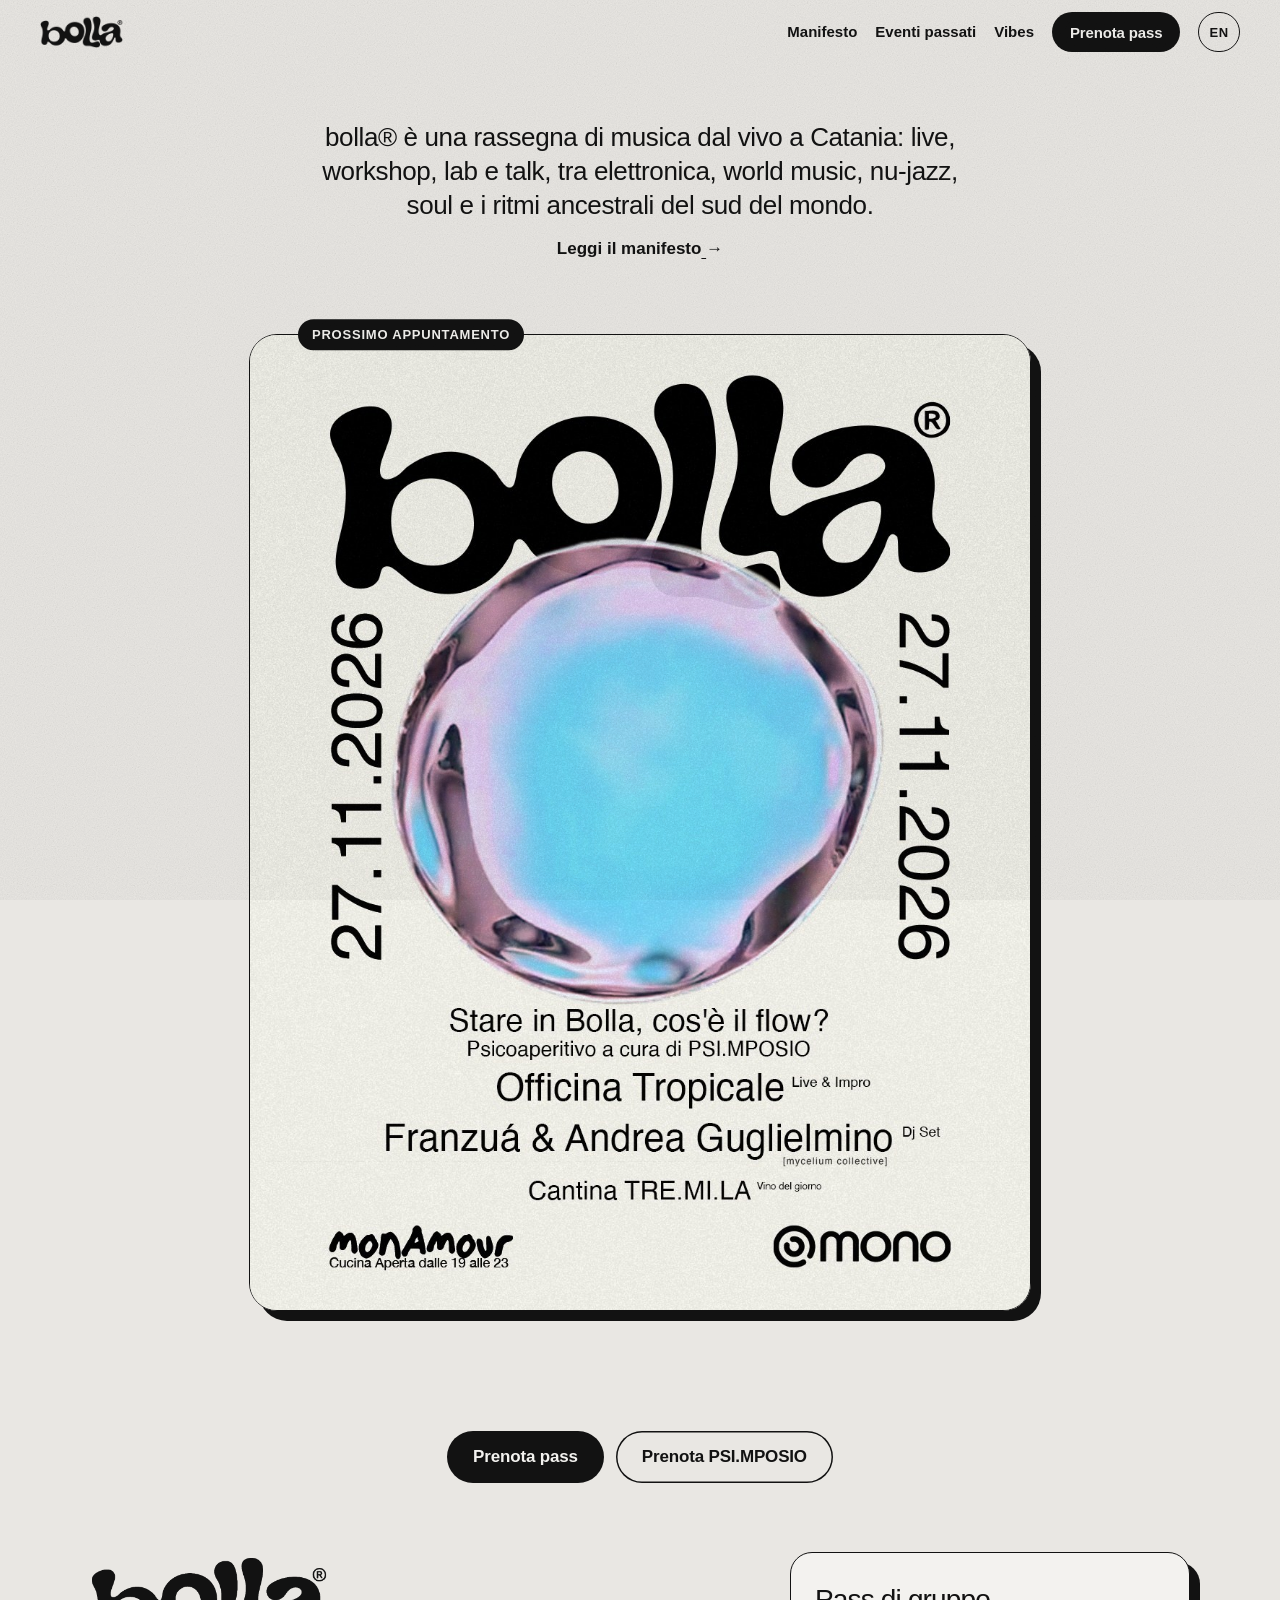
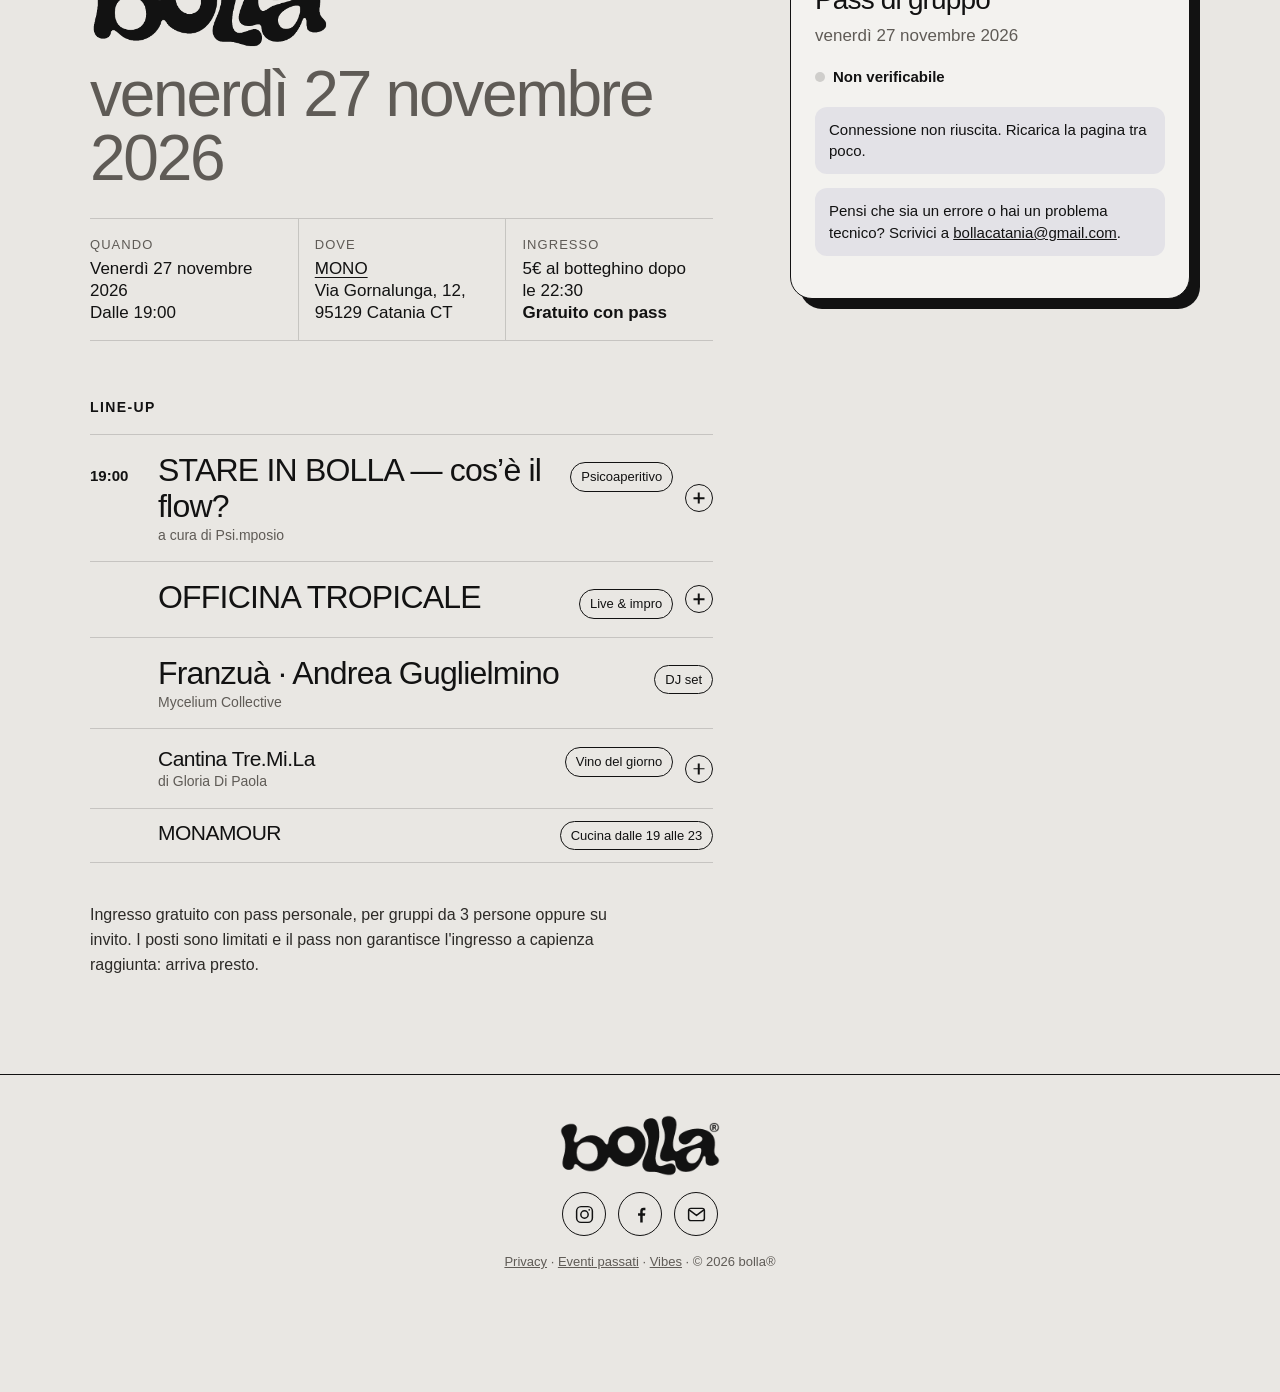
<file: index.html>
<!doctype html>
<html lang="it">
<head>
  <meta charset="utf-8">
  <meta name="viewport" content="width=device-width, initial-scale=1, viewport-fit=cover">
  <title>bolla® — Pass gratuiti</title>
  <meta name="description" content="bolla®, rassegna di musica live. Prenota il tuo pass gratuito per la prossima serata.">
  <meta name="theme-color" content="#e9e7e3">
  <meta property="og:type" content="website">
  <meta property="og:title" content="bolla® — Pass gratuiti">
  <meta property="og:description" content="Rassegna di musica live. Prenota il tuo pass gratuito.">
  <meta property="og:image" content="https://bbbbolla.it/assets/banner-sfera.jpg">
  <meta property="og:image:width" content="851">
  <meta property="og:image:height" content="315">
  <meta name="twitter:card" content="summary_large_image">
  <meta property="og:url" content="https://bbbbolla.it/">
  <link rel="icon" href="favicon.ico" sizes="any">
  <link rel="icon" href="assets/favicon-64.png" type="image/png" sizes="64x64">
  <link rel="apple-touch-icon" href="assets/apple-touch-icon.png">
  <link rel="stylesheet" href="css/style.css?v=202611241300">
</head>
<body>
  <header class="topbar">
    <a href="./" class="topbar__logo" aria-label="bolla® home"><img src="assets/bolla-logo.png" alt="bolla®" width="808" height="312"></a>
    <nav class="topbar__nav">
      <a href="manifesto.html" class="topbar__link" data-i18n>Manifesto</a>
      <a href="archivio.html" class="topbar__link" data-i18n>Eventi passati</a>
      <a href="vibes.html" class="topbar__link">Vibes</a>
      <a href="#prenota" class="btn btn--small" data-i18n>Prenota pass</a>
      <button type="button" class="lingua" data-lingua>EN</button>
    </nav>
  </header>

  <!-- presentazione breve della rassegna, con link al manifesto -->
  <section class="presentazione">
    <p class="presentazione__testo" data-bind="presentazione">bolla® è una rassegna di musica dal vivo a Catania.</p>
    <a class="presentazione__link" href="manifesto.html"><span data-i18n>Leggi il manifesto</span> <span aria-hidden="true">→</span></a>
  </section>

  <!-- HERO: sfera con logo, date in verticale, line-up -->
  <section class="hero" aria-label="Locandina della prossima serata">
    <div class="locandina">
    <p class="locandina__etichetta" data-i18n>Prossimo appuntamento</p>
    <img class="locandina__img" alt="" width="1080" height="1350" fetchpriority="high" data-bind="locandinaHero" hidden>
    <div class="hero__stage">
      <span class="hero__date hero__date--left" data-bind="dataBreve"></span>
      <div class="hero__sfera">
        <img src="assets/sfera-logo.webp" alt="bolla®" width="900" height="900" fetchpriority="high" data-bind="sfera">
      </div>
      <span class="hero__date hero__date--right" aria-hidden="true" data-bind="dataBreve"></span>
    </div>
    <div class="programma" data-bind="lineupHero">
      <ol class="programma__lista"></ol>
      <div class="programma__fb">
        <p class="programma__fb-titolo">Food &amp; beverage</p>
        <ul></ul>
      </div>
    </div>
    </div>
  </section>

  <main class="layout" id="contenuto">
    <div class="layout__cta" data-bind="prenotazioni">
      <a href="#prenota" class="btn" data-i18n>Prenota pass</a>
    </div>
    <article class="details">
      <h1 class="details__title"><img class="details__logo" src="assets/bolla-logo.png" alt="bolla®" width="808" height="312"> <span class="details__date" data-bind="dataLunga"></span></h1>

      <dl class="facts">
        <div><dt data-i18n>Quando</dt><dd data-bind="quando"></dd></div>
        <div><dt data-i18n>Dove</dt><dd data-bind="dove"></dd></div>
        <div><dt data-i18n>Ingresso</dt><dd data-bind="ingresso">Gratuito con pass</dd></div>
      </dl>

      <h2 class="section-title">Line-up</h2>
      <ol class="lineup" data-bind="lineup"></ol>

      <p class="info" data-bind="info"></p>

      <section class="altre" data-bind="altreSerate" hidden>
        <h2 class="section-title" data-i18n>Prossime serate</h2>
        <ul class="altre__list"></ul>
      </section>
    </article>

    <aside class="booking" id="prenota" aria-labelledby="booking-title">
      <div class="card">
        <div class="card__head">
          <h2 id="booking-title" class="card__title" data-i18n>Pass gratuito</h2>
          <span class="badge" data-bind="demo" hidden>Demo</span>
        </div>
        <p class="card__date" data-bind="dataLunga"></p>

        <p class="status" aria-live="polite"><span class="status__dot"></span><span class="status__label" data-i18n>Controllo disponibilità…</span></p>

        <p class="card__lead"></p>
        <div class="group" hidden></div>

        <form class="form" id="form" novalidate hidden>
          <div class="field-row">
            <label class="field">
              <span data-i18n>Nome</span>
              <input name="nome" autocomplete="given-name" required maxlength="60">
            </label>
            <label class="field">
              <span data-i18n>Cognome</span>
              <input name="cognome" autocomplete="family-name" required maxlength="60">
            </label>
          </div>
          <label class="field">
            <span data-i18n>Email</span>
            <input name="email" type="email" autocomplete="email" inputmode="email" required maxlength="120">
          </label>

          <label class="hp" aria-hidden="true">Sito web <input name="website" tabindex="-1" autocomplete="off"></label>

          <label class="check" data-bind="maggiorenne" hidden>
            <input type="checkbox" name="maggiorenne">
            <span data-i18n>Dichiaro di essere maggiorenne.</span>
          </label>
          <p class="form__error" role="alert" hidden></p>
          <button class="btn btn--block" type="submit">Continua</button>
          <p class="form__legal" data-i18n-html="legale">Cliccando sul bottone accetti l'<a href="privacy.html" target="_blank" rel="noopener">informativa privacy</a> e ti iscrivi alla newsletter di bolla®, necessaria per il pass gratuito. La tua email non sarà ceduta a terzi e puoi disiscriverti quando vuoi.</p>
        </form>

        <div class="result" hidden tabindex="-1"></div>
      </div>
    </aside>
  </main>

  <footer class="footer">
    <img src="assets/bolla-logo.png" alt="bolla®" class="footer__logo" width="808" height="312" loading="lazy">
    <nav class="social" aria-label="Contatti e social">
      <a href="https://www.instagram.com/bbbbolla/" target="_blank" rel="noopener" aria-label="Instagram">
        <svg viewBox="0 0 24 24" aria-hidden="true"><rect x="3" y="3" width="18" height="18" rx="5"/><circle cx="12" cy="12" r="4.2"/><circle cx="17.4" cy="6.6" r="1" class="pieno"/></svg>
      </a>
      <a href="https://www.facebook.com/people/BOLLA/61595612496320/" target="_blank" rel="noopener" aria-label="Facebook">
        <svg viewBox="0 0 24 24" aria-hidden="true"><path class="pieno" d="M14.5 21v-7.5h2.6l.4-3h-3V8.6c0-.9.3-1.5 1.6-1.5h1.5V4.4c-.3 0-1.2-.1-2.2-.1-2.2 0-3.7 1.3-3.7 3.8v2.4H9.2v3h2.5V21z"/></svg>
      </a>
      <a href="mailto:bollacatania@gmail.com" aria-label="Email: bollacatania@gmail.com">
        <svg viewBox="0 0 24 24" aria-hidden="true"><rect x="3" y="5" width="18" height="14" rx="2.5"/><path d="M4 7l8 6 8-6"/></svg>
      </a>
    </nav>
    <p class="footer__small"><a href="privacy.html" data-i18n>Privacy</a> · <a href="archivio.html" data-i18n>Eventi passati</a> · <a href="vibes.html">Vibes</a> · © <span data-bind="anno"></span> bolla®</p>
  </footer>

  <a href="#prenota" class="mobile-cta btn" data-i18n>Prenota pass gratuito</a>

  <script src="js/vendor/qrcode.js?v=202611241300"></script>
  <script src="js/i18n.js?v=202611241300"></script>
  <script src="js/config.js?v=202611241300"></script>
  <script src="js/demo.js?v=202611241300"></script>
  <script src="js/main.js?v=202611241300"></script>
</body>
</html>
</file>
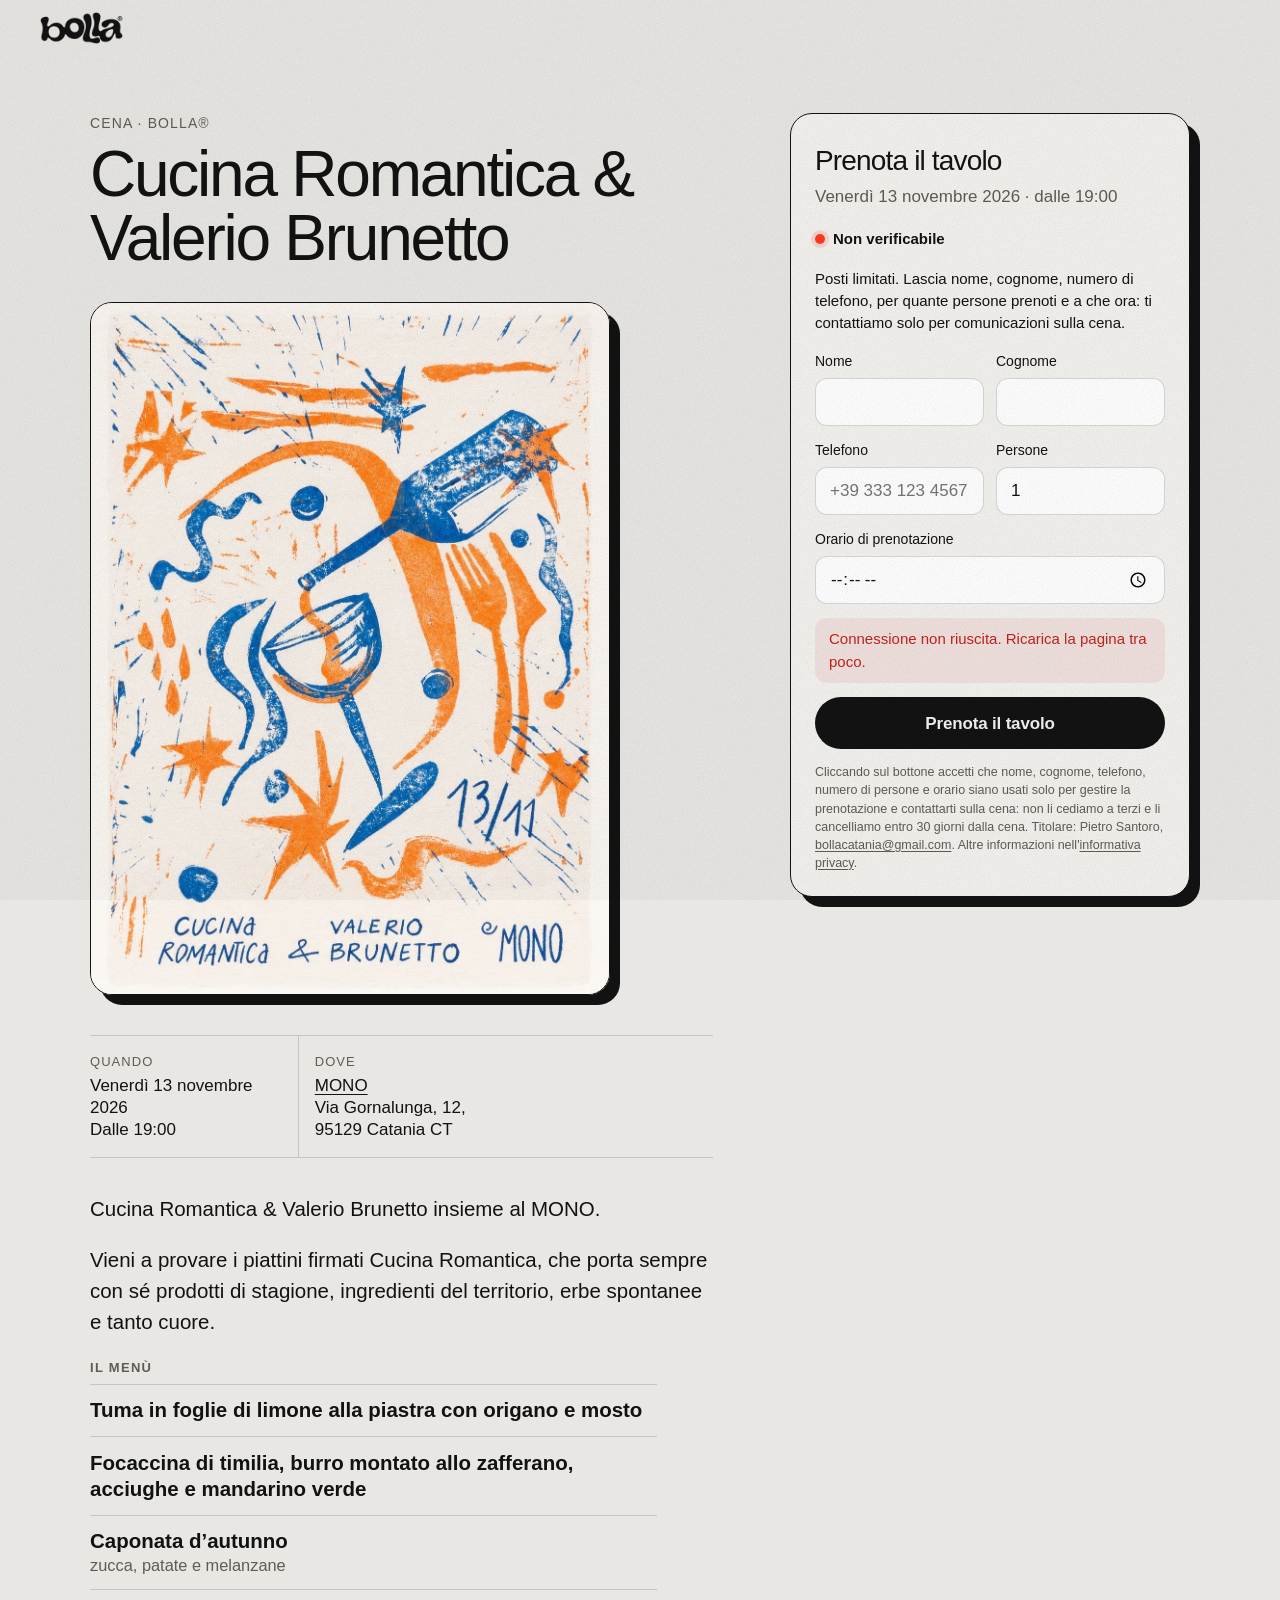
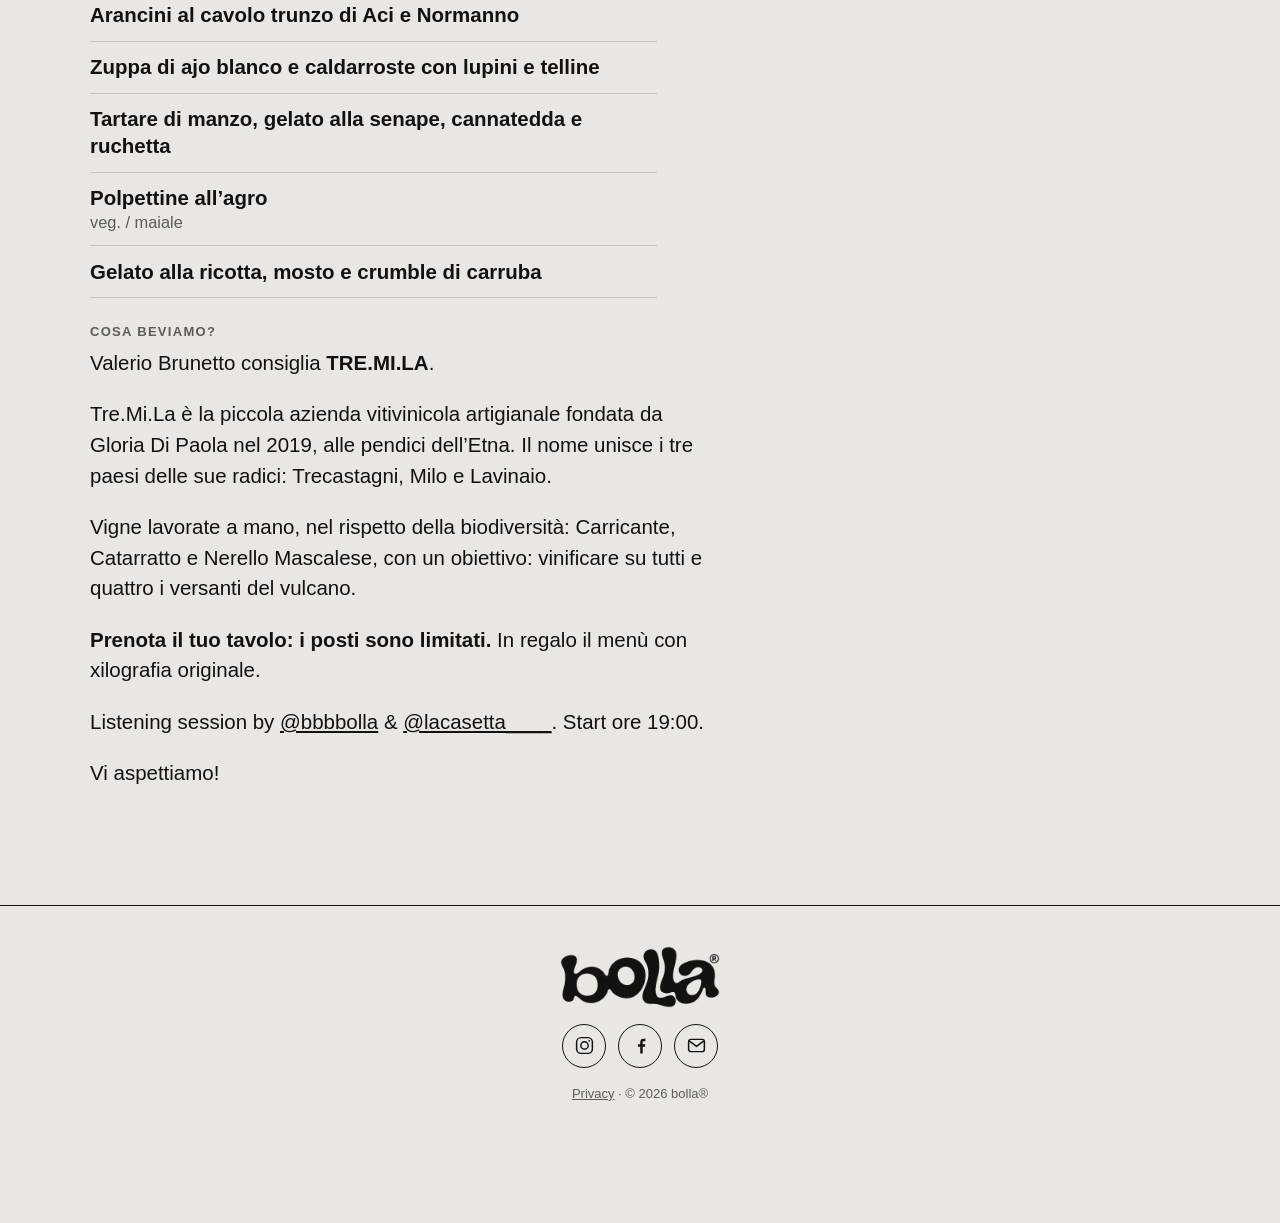
<file: 13nov-cucinaromantica/index.html>
<!doctype html>
<html lang="it">
<head>
  <meta charset="utf-8">
  <meta name="viewport" content="width=device-width, initial-scale=1, viewport-fit=cover">
  <!-- pagina nascosta: non collegata dal resto del sito e fuori dai motori di ricerca.
       Tutti i percorsi partono dalla radice del sito (base ../), così css, js e demo restano gli stessi. -->
  <base href="../">
  <title>Cucina Romantica &amp; Valerio Brunetto — bolla®</title>
  <meta name="robots" content="noindex, nofollow">
  <meta name="description" content="Cucina Romantica &amp; Valerio Brunetto insieme al MONO: piattini di stagione e vino. Venerdì 13 novembre 2026, dalle 19:00. Prenota il tuo tavolo, i posti sono limitati.">
  <meta name="theme-color" content="#e9e7e3">
  <meta property="og:type" content="website">
  <meta property="og:title" content="Cucina Romantica &amp; Valerio Brunetto · bolla®">
  <meta property="og:description" content="Piattini di stagione e vino. Venerdì 13 novembre dalle 19:00 al MONO. Prenota il tuo tavolo, i posti sono limitati.">
  <meta property="og:image" content="https://bbbbolla.it/assets/cucina-romantica-13-11.jpg">
  <meta property="og:image:width" content="1075">
  <meta property="og:image:height" content="1433">
  <meta property="og:url" content="https://bbbbolla.it/13nov-cucinaromantica/">
  <link rel="icon" href="favicon.ico" sizes="any">
  <link rel="icon" href="assets/favicon-64.png" type="image/png" sizes="64x64">
  <link rel="apple-touch-icon" href="assets/apple-touch-icon.png">
  <link rel="stylesheet" href="css/style.css?v=202611221000">
</head>
<body data-attivita="cucinaromantica-2026-11-13">
  <header class="topbar">
    <a href="./" class="topbar__logo" aria-label="bolla® home"><img src="assets/bolla-logo.png" alt="bolla®" width="808" height="312"></a>
  </header>

  <main class="layout ws">
    <header class="ws__testa">
      <p class="eyebrow">Cena · bolla®</p>
      <h1 class="details__title ws__titolo">Cucina Romantica &amp; Valerio Brunetto</h1>
      <img class="ws__locandina ws__locandina--testa" src="assets/cucina-romantica-13-11.jpg" alt="Locandina in xilografia, blu e arancio, con una bottiglia che versa vino in un bicchiere, forchetta, coltello e stelle: Cucina Romantica &amp; Valerio Brunetto, 13/11 al MONO" width="1075" height="1433">
      <dl class="facts">
        <div><dt>Quando</dt><dd data-bind="quando"></dd></div>
        <div><dt>Dove</dt><dd data-bind="dove"></dd></div>
      </dl>
    </header>

    <aside class="booking" id="prenota" aria-labelledby="booking-title">
      <div class="card">
        <div class="card__head">
          <h2 id="booking-title" class="card__title">Prenota il tavolo</h2>
          <span class="badge" data-bind="demo" hidden>Demo</span>
        </div>
        <p class="card__date" data-bind="data"></p>

        <p class="status" aria-live="polite"><span class="status__dot"></span><span class="status__label">Controllo disponibilità…</span></p>
        <p class="card__lead">Posti limitati. Lascia nome, cognome, numero di telefono, per quante persone prenoti e a che ora: ti contattiamo solo per comunicazioni sulla cena.</p>

        <form class="form" id="form" novalidate>
          <div class="field-row">
            <label class="field">
              <span>Nome</span>
              <input name="nome" autocomplete="given-name" required maxlength="60">
            </label>
            <label class="field">
              <span>Cognome</span>
              <input name="cognome" autocomplete="family-name" required maxlength="60">
            </label>
          </div>
          <div class="field-row">
            <label class="field">
              <span>Telefono</span>
              <input name="telefono" type="tel" autocomplete="tel" inputmode="tel" required maxlength="30" pattern="[0-9+ \(\)\.\/\-]{8,30}" placeholder="+39 333 123 4567">
            </label>
            <label class="field">
              <span>Persone</span>
              <input name="persone" type="number" inputmode="numeric" min="1" max="70" step="1" value="1" required>
            </label>
          </div>
          <!-- orario di prenotazione (richiesta dell'utente, 10.11): libero, a scelta di chi prenota (niente fasce fisse);
               finisce nella colonna note del foglio Prenotazioni e nelle email di avviso -->
          <label class="field">
            <span>Orario di prenotazione</span>
            <input name="orario" type="time" required>
          </label>

          <label class="hp" aria-hidden="true">Sito web <input name="website" tabindex="-1" autocomplete="off"></label>

          <p class="form__error" role="alert" hidden></p>
          <button class="btn btn--block" type="submit">Prenota il tavolo</button>
          <p class="form__legal">Cliccando sul bottone accetti che nome, cognome, telefono, numero di persone e orario siano usati solo per gestire la prenotazione e contattarti sulla cena: non li cediamo a terzi e li cancelliamo entro 30 giorni dalla cena. Titolare: Pietro Santoro, <a href="mailto:bollacatania@gmail.com">bollacatania@gmail.com</a>. Altre informazioni nell'<a href="privacy.html" target="_blank" rel="noopener">informativa privacy</a>.</p>
        </form>

        <div class="result" hidden tabindex="-1"></div>
      </div>
    </aside>

    <section class="ws__corpo">
      <div class="prose">
        <p>Cucina Romantica &amp; Valerio Brunetto insieme al MONO.</p>
        <p>Vieni a provare i piattini firmati Cucina Romantica, che porta sempre con sé prodotti di stagione, ingredienti del territorio, erbe spontanee e tanto cuore.</p>
        <h2 class="menu__titolo">Il menù</h2>
        <ul class="menu">
          <li><strong>Tuma in foglie di limone alla piastra con origano e mosto</strong></li>
          <li><strong>Focaccina di timilia, burro montato allo zafferano, acciughe e mandarino verde</strong></li>
          <li><strong>Caponata d’autunno</strong> <span>zucca, patate e melanzane</span></li>
          <li><strong>Arancini al cavolo trunzo di Aci e Normanno</strong></li>
          <li><strong>Zuppa di ajo blanco e caldarroste con lupini e telline</strong></li>
          <li><strong>Tartare di manzo, gelato alla senape, cannatedda e ruchetta</strong></li>
          <li><strong>Polpettine all’agro</strong> <span>veg. / maiale</span></li>
          <li><strong>Gelato alla ricotta, mosto e crumble di carruba</strong></li>
        </ul>
        <h2 class="menu__titolo">Cosa beviamo?</h2>
        <p>Valerio Brunetto consiglia <strong>TRE.MI.LA</strong>.</p>
        <p>Tre.Mi.La è la piccola azienda vitivinicola artigianale fondata da Gloria Di Paola nel 2019, alle pendici dell’Etna. Il nome unisce i tre paesi delle sue radici: Trecastagni, Milo e Lavinaio.</p>
        <p>Vigne lavorate a mano, nel rispetto della biodiversità: Carricante, Catarratto e Nerello Mascalese, con un obiettivo: vinificare su tutti e quattro i versanti del vulcano.</p>
        <p><strong>Prenota il tuo tavolo: i posti sono limitati.</strong> In regalo il menù con xilografia originale.</p>
        <p>Listening session by <a href="https://www.instagram.com/bbbbolla/" target="_blank" rel="noopener">@bbbbolla</a> &amp; <a href="https://www.instagram.com/lacasetta____/" target="_blank" rel="noopener">@lacasetta____</a>. Start ore 19:00.</p>
        <p>Vi aspettiamo!</p>
      </div>
    </section>
  </main>

  <footer class="footer">
    <img src="assets/bolla-logo.png" alt="bolla®" class="footer__logo" width="808" height="312" loading="lazy">
    <nav class="social" aria-label="Contatti e social">
      <a href="https://www.instagram.com/bbbbolla/" target="_blank" rel="noopener" aria-label="Instagram">
        <svg viewBox="0 0 24 24" aria-hidden="true"><rect x="3" y="3" width="18" height="18" rx="5"/><circle cx="12" cy="12" r="4.2"/><circle cx="17.4" cy="6.6" r="1" class="pieno"/></svg>
      </a>
      <a href="https://www.facebook.com/people/BOLLA/61595612496320/" target="_blank" rel="noopener" aria-label="Facebook">
        <svg viewBox="0 0 24 24" aria-hidden="true"><path class="pieno" d="M14.5 21v-7.5h2.6l.4-3h-3V8.6c0-.9.3-1.5 1.6-1.5h1.5V4.4c-.3 0-1.2-.1-2.2-.1-2.2 0-3.7 1.3-3.7 3.8v2.4H9.2v3h2.5V21z"/></svg>
      </a>
      <a href="mailto:bollacatania@gmail.com" aria-label="Email: bollacatania@gmail.com">
        <svg viewBox="0 0 24 24" aria-hidden="true"><rect x="3" y="5" width="18" height="14" rx="2.5"/><path d="M4 7l8 6 8-6"/></svg>
      </a>
    </nav>
    <p class="footer__small"><a href="privacy.html">Privacy</a> · © 2026 bolla®</p>
  </footer>

  <a href="13nov-cucinaromantica/#prenota" class="mobile-cta btn">Prenota il tavolo</a>

  <script src="js/config.js?v=202611221000"></script>
  <script src="js/demo.js?v=202611221000"></script>
  <script src="js/cena.js?v=202611221000"></script>
</body>
</html>
</file>
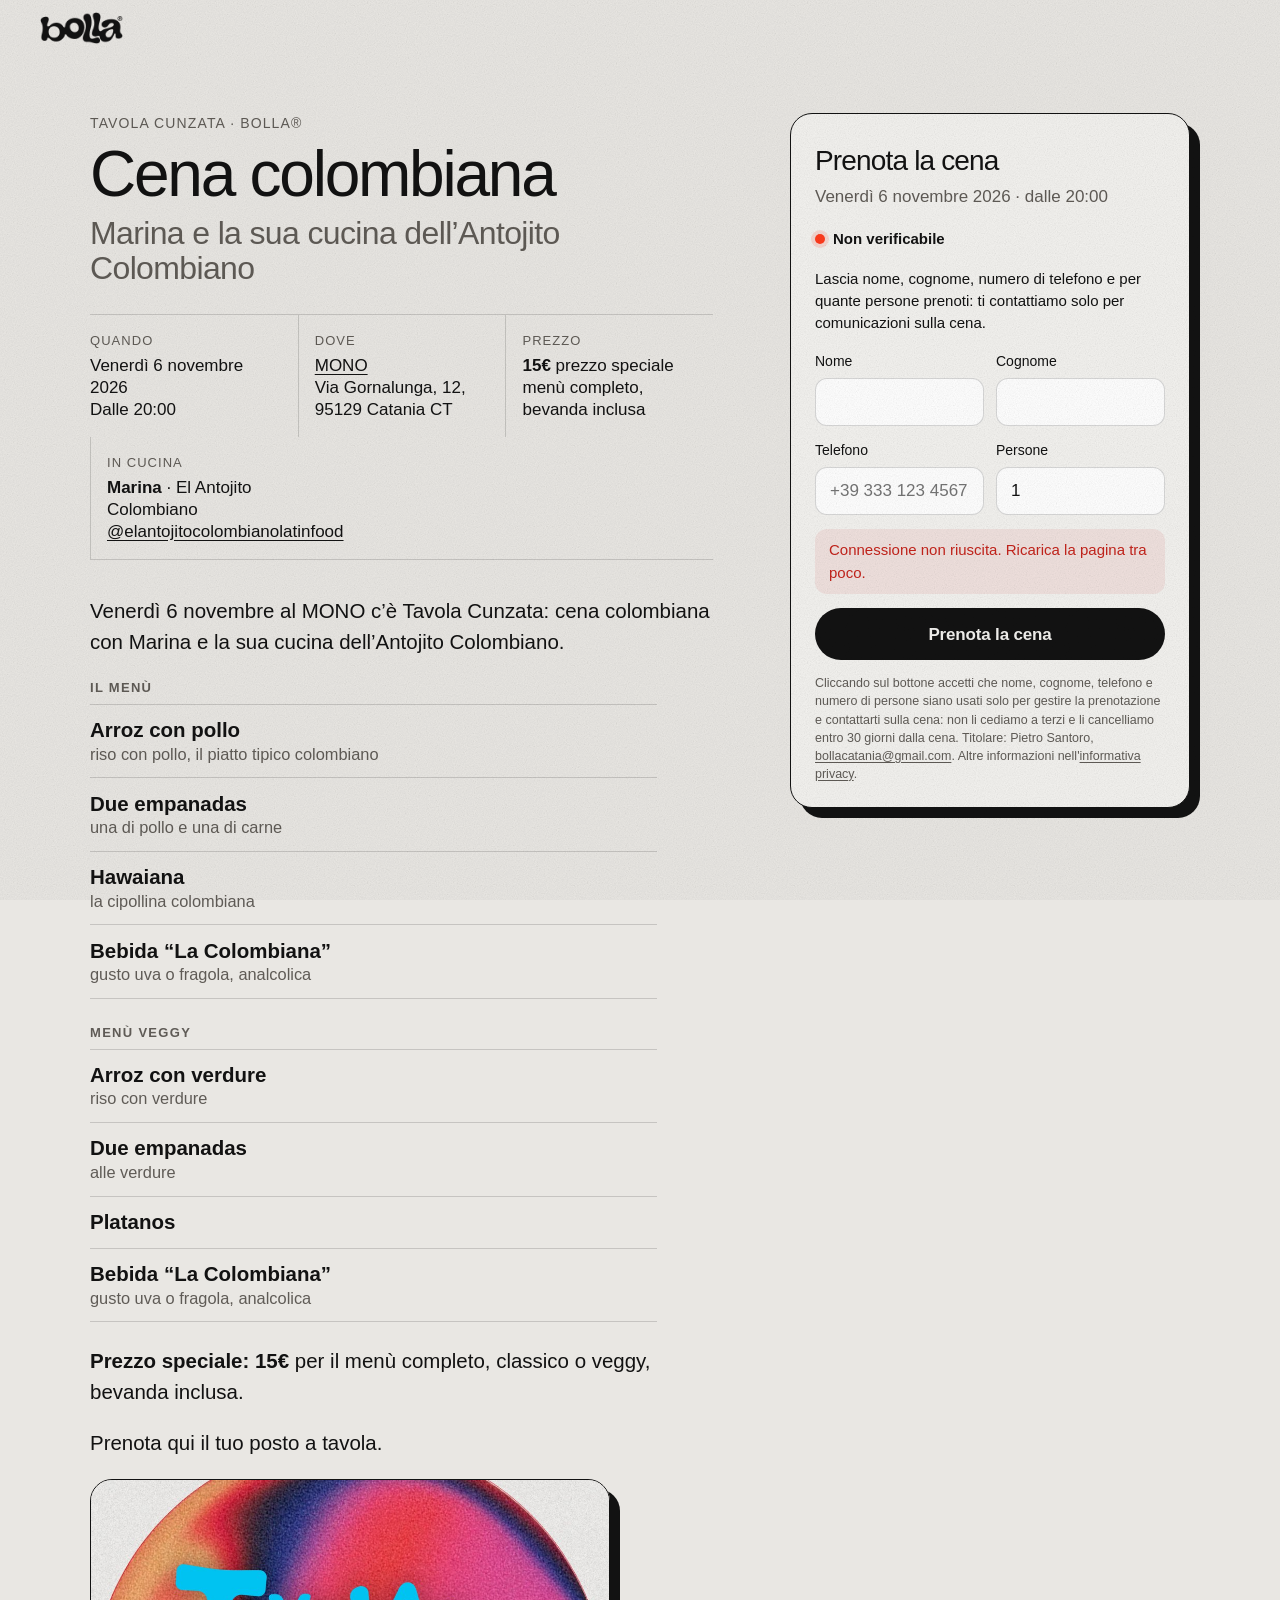
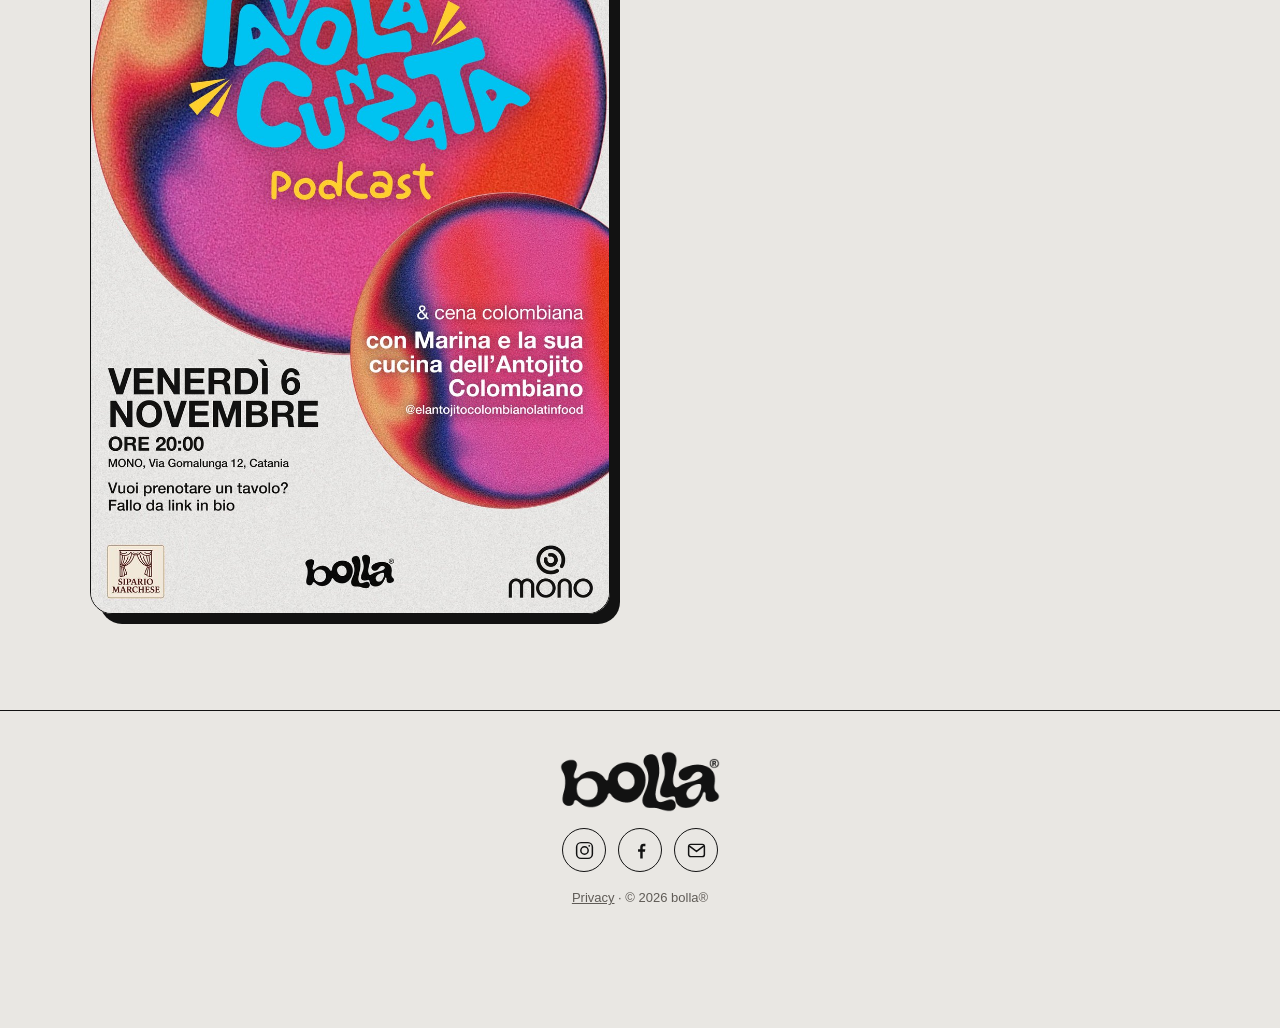
<file: 6nov-tavolacunzata/index.html>
<!doctype html>
<html lang="it">
<head>
  <meta charset="utf-8">
  <meta name="viewport" content="width=device-width, initial-scale=1, viewport-fit=cover">
  <!-- pagina nascosta: non collegata dal resto del sito e fuori dai motori di ricerca.
       Tutti i percorsi partono dalla radice del sito (base ../), così css, js e demo restano gli stessi. -->
  <base href="../">
  <title>Cena colombiana — bolla®</title>
  <meta name="robots" content="noindex, nofollow">
  <meta name="description" content="Tavola Cunzata: cena colombiana con Marina e la sua cucina dell'Antojito Colombiano. Venerdì 6 novembre, ore 20:00, al MONO. Prenota il tuo posto.">
  <meta name="theme-color" content="#e9e7e3">
  <meta property="og:type" content="website">
  <meta property="og:title" content="Cena colombiana — Tavola Cunzata · bolla®">
  <meta property="og:description" content="Marina e la sua cucina dell'Antojito Colombiano. Venerdì 6 novembre, ore 20:00, al MONO.">
  <meta property="og:image" content="https://bbbbolla.it/assets/tavola-cunzata-cena.jpg">
  <meta property="og:image:width" content="1000">
  <meta property="og:image:height" content="1414">
  <meta property="og:url" content="https://bbbbolla.it/6nov-tavolacunzata/">
  <link rel="icon" href="favicon.ico" sizes="any">
  <link rel="icon" href="assets/favicon-64.png" type="image/png" sizes="64x64">
  <link rel="apple-touch-icon" href="assets/apple-touch-icon.png">
  <link rel="stylesheet" href="css/style.css?v=202611221000">
</head>
<body>
  <header class="topbar">
    <a href="./" class="topbar__logo" aria-label="bolla® home"><img src="assets/bolla-logo.png" alt="bolla®" width="808" height="312"></a>
  </header>

  <main class="layout ws">
    <header class="ws__testa">
      <p class="eyebrow">Tavola Cunzata · bolla®</p>
      <h1 class="details__title ws__titolo">Cena colombiana <span class="details__date">Marina e la sua cucina dell’Antojito Colombiano</span></h1>
      <dl class="facts">
        <div><dt>Quando</dt><dd data-bind="quando"></dd></div>
        <div><dt>Dove</dt><dd data-bind="dove"></dd></div>
        <div><dt>Prezzo</dt><dd><strong>15€</strong> prezzo speciale<br>menù completo, bevanda inclusa</dd></div>
        <div><dt>In cucina</dt><dd><strong>Marina</strong> · El Antojito Colombiano<br><a href="https://www.instagram.com/elantojitocolombianolatinfood/" target="_blank" rel="noopener">@elantojitocolombianolatinfood</a></dd></div>
      </dl>
    </header>

    <aside class="booking" id="prenota" aria-labelledby="booking-title">
      <div class="card">
        <div class="card__head">
          <h2 id="booking-title" class="card__title">Prenota la cena</h2>
          <span class="badge" data-bind="demo" hidden>Demo</span>
        </div>
        <p class="card__date" data-bind="data"></p>

        <p class="status" aria-live="polite"><span class="status__dot"></span><span class="status__label">Controllo disponibilità…</span></p>
        <p class="card__lead">Lascia nome, cognome, numero di telefono e per quante persone prenoti: ti contattiamo solo per comunicazioni sulla cena.</p>

        <form class="form" id="form" novalidate>
          <div class="field-row">
            <label class="field">
              <span>Nome</span>
              <input name="nome" autocomplete="given-name" required maxlength="60">
            </label>
            <label class="field">
              <span>Cognome</span>
              <input name="cognome" autocomplete="family-name" required maxlength="60">
            </label>
          </div>
          <div class="field-row">
            <label class="field">
              <span>Telefono</span>
              <input name="telefono" type="tel" autocomplete="tel" inputmode="tel" required maxlength="30" pattern="[0-9+ \(\)\.\/\-]{8,30}" placeholder="+39 333 123 4567">
            </label>
            <label class="field">
              <span>Persone</span>
              <input name="persone" type="number" inputmode="numeric" min="1" max="20" step="1" value="1" required>
            </label>
          </div>

          <label class="hp" aria-hidden="true">Sito web <input name="website" tabindex="-1" autocomplete="off"></label>

          <p class="form__error" role="alert" hidden></p>
          <button class="btn btn--block" type="submit">Prenota la cena</button>
          <p class="form__legal">Cliccando sul bottone accetti che nome, cognome, telefono e numero di persone siano usati solo per gestire la prenotazione e contattarti sulla cena: non li cediamo a terzi e li cancelliamo entro 30 giorni dalla cena. Titolare: Pietro Santoro, <a href="mailto:bollacatania@gmail.com">bollacatania@gmail.com</a>. Altre informazioni nell'<a href="privacy.html" target="_blank" rel="noopener">informativa privacy</a>.</p>
        </form>

        <div class="result" hidden tabindex="-1"></div>
      </div>
    </aside>

    <section class="ws__corpo">
      <div class="prose">
        <p>Venerdì 6 novembre al MONO c’è Tavola Cunzata: cena colombiana con Marina e la sua cucina dell’Antojito Colombiano.</p>
        <h2 class="menu__titolo">Il menù</h2>
        <ul class="menu">
          <li><strong>Arroz con pollo</strong> <span>riso con pollo, il piatto tipico colombiano</span></li>
          <li><strong>Due empanadas</strong> <span>una di pollo e una di carne</span></li>
          <li><strong>Hawaiana</strong> <span>la cipollina colombiana</span></li>
          <li><strong>Bebida “La Colombiana”</strong> <span>gusto uva o fragola, analcolica</span></li>
        </ul>
        <h2 class="menu__titolo">Menù veggy</h2>
        <ul class="menu">
          <li><strong>Arroz con verdure</strong> <span>riso con verdure</span></li>
          <li><strong>Due empanadas</strong> <span>alle verdure</span></li>
          <li><strong>Platanos</strong></li>
          <li><strong>Bebida “La Colombiana”</strong> <span>gusto uva o fragola, analcolica</span></li>
        </ul>
        <p><strong>Prezzo speciale: 15€</strong> per il menù completo, classico o veggy, bevanda inclusa.</p>
        <p>Prenota qui il tuo posto a tavola.</p>
      </div>
      <img class="ws__locandina" src="assets/tavola-cunzata-cena.jpg" alt="Tavola Cunzata podcast &amp; cena colombiana con Marina e la sua cucina dell’Antojito Colombiano — venerdì 6 novembre, ore 20:00, MONO" width="1000" height="1414" loading="lazy">
    </section>
  </main>

  <footer class="footer">
    <img src="assets/bolla-logo.png" alt="bolla®" class="footer__logo" width="808" height="312" loading="lazy">
    <nav class="social" aria-label="Contatti e social">
      <a href="https://www.instagram.com/bbbbolla/" target="_blank" rel="noopener" aria-label="Instagram">
        <svg viewBox="0 0 24 24" aria-hidden="true"><rect x="3" y="3" width="18" height="18" rx="5"/><circle cx="12" cy="12" r="4.2"/><circle cx="17.4" cy="6.6" r="1" class="pieno"/></svg>
      </a>
      <a href="https://www.facebook.com/people/BOLLA/61595612496320/" target="_blank" rel="noopener" aria-label="Facebook">
        <svg viewBox="0 0 24 24" aria-hidden="true"><path class="pieno" d="M14.5 21v-7.5h2.6l.4-3h-3V8.6c0-.9.3-1.5 1.6-1.5h1.5V4.4c-.3 0-1.2-.1-2.2-.1-2.2 0-3.7 1.3-3.7 3.8v2.4H9.2v3h2.5V21z"/></svg>
      </a>
      <a href="mailto:bollacatania@gmail.com" aria-label="Email: bollacatania@gmail.com">
        <svg viewBox="0 0 24 24" aria-hidden="true"><rect x="3" y="5" width="18" height="14" rx="2.5"/><path d="M4 7l8 6 8-6"/></svg>
      </a>
    </nav>
    <p class="footer__small"><a href="privacy.html">Privacy</a> · © 2026 bolla®</p>
  </footer>

  <a href="6nov-tavolacunzata/#prenota" class="mobile-cta btn">Prenota la cena</a>

  <script src="js/config.js?v=202611221000"></script>
  <script src="js/demo.js?v=202611221000"></script>
  <script src="js/cena.js?v=202611221000"></script>
</body>
</html>
</file>
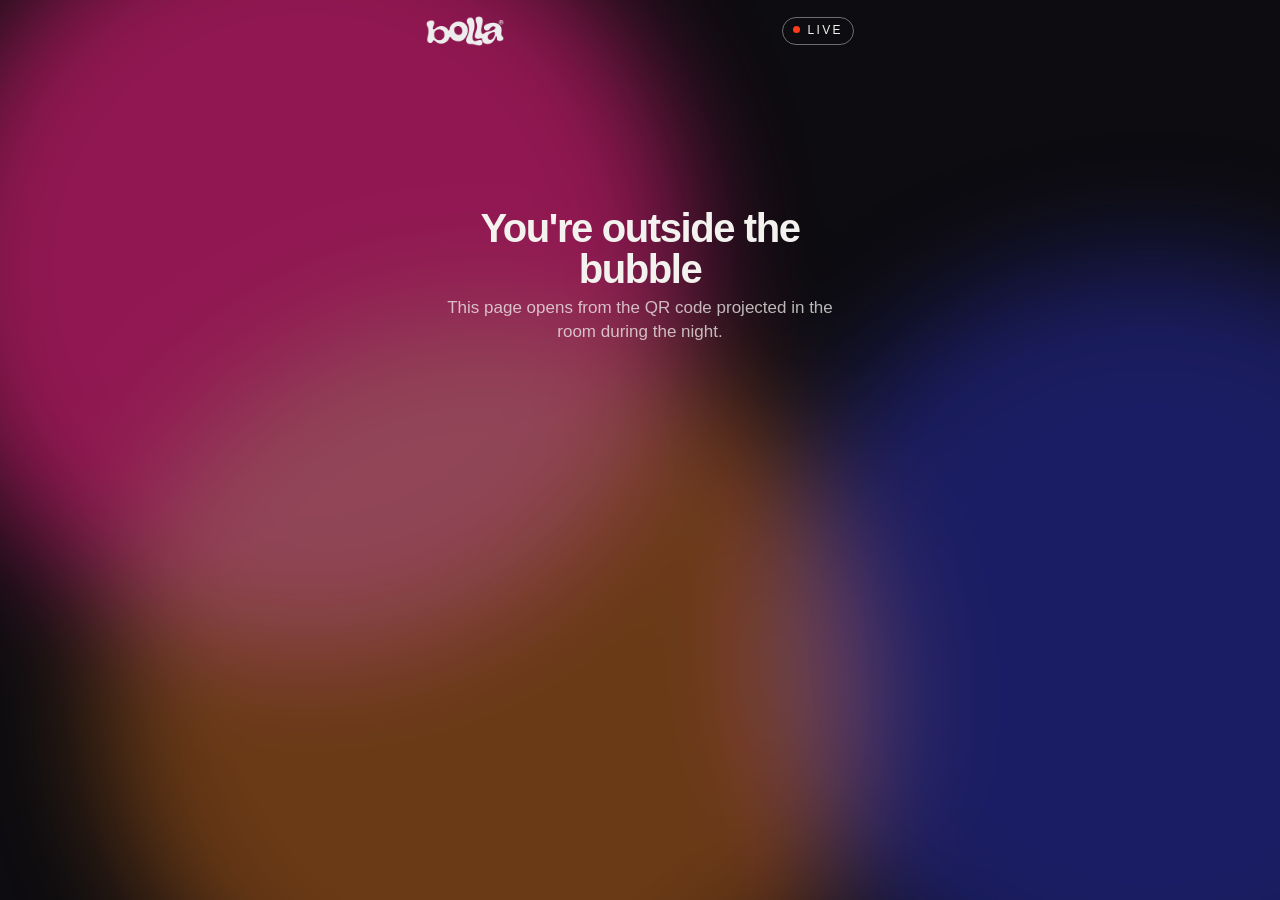
<file: live/index.html>
<!doctype html>
<html lang="it">
<head>
  <meta charset="utf-8">
  <meta name="viewport" content="width=device-width, initial-scale=1, viewport-fit=cover">
  <title>bolla® — live</title>
  <meta name="robots" content="noindex, nofollow">
  <meta name="theme-color" content="#121212">
  <link rel="icon" href="../favicon.ico" sizes="any">
  <link rel="apple-touch-icon" href="../assets/apple-touch-icon.png">
  <link rel="stylesheet" href="live.css?v=202611221000">
</head>
<body>
  <div class="aura" aria-hidden="true"><i></i><i></i><i></i></div>

  <main class="live">
    <header class="live__top">
      <img class="live__logo" src="../assets/bolla-logo.png" alt="bolla®" width="120" height="40">
      <span class="live__tag" data-t="live">live</span>
    </header>

    <section id="chiuso" class="chiuso" hidden>
      <h1 data-t="chiusoTitolo">Sei fuori dalla bolla</h1>
      <p data-t="chiusoTesto">Questa pagina si apre dal QR proiettato in sala durante la serata.</p>
    </section>

    <form id="modulo" class="modulo" novalidate hidden>
      <p class="modulo__sotto" data-t="sotto">Scegli un nome, un colore e scrivi cosa provi: lo vedrai prendere vita sul muro.</p>

      <div class="sfera" id="sfera" aria-hidden="true">
        <span class="sfera__parola" id="anteprima"></span>
      </div>

      <label class="campo">
        <span data-t="nickname">Nickname</span>
        <input id="nickname" name="nickname" maxlength="16" autocomplete="nickname" autocapitalize="off" spellcheck="false" required>
      </label>

      <div class="campo">
        <span data-t="colore">Colore</span>
        <div class="campioni" id="campioni"></div>
        <input id="tinta" class="tinta" type="range" min="0" max="359" value="330" aria-label="Tinta">
      </div>

      <label class="campo">
        <span data-t="emozione">Cosa provi?</span>
        <input id="emozione" name="emozione" maxlength="24" autocomplete="off" autocapitalize="off" spellcheck="false" enterkeyhint="send" required>
      </label>

      <p class="errore" id="errore" role="alert" hidden></p>

      <button class="lancia" id="lancia" type="submit" data-t="lancia">Lancia nella bolla</button>
      <p class="nota" id="nota" aria-live="polite"></p>
    </form>
  </main>

  <script src="../js/config.js?v=202611221000"></script>
  <script src="live-api.js?v=202611221000"></script>
  <script src="live.js?v=202611221000"></script>
</body>
</html>
</file>
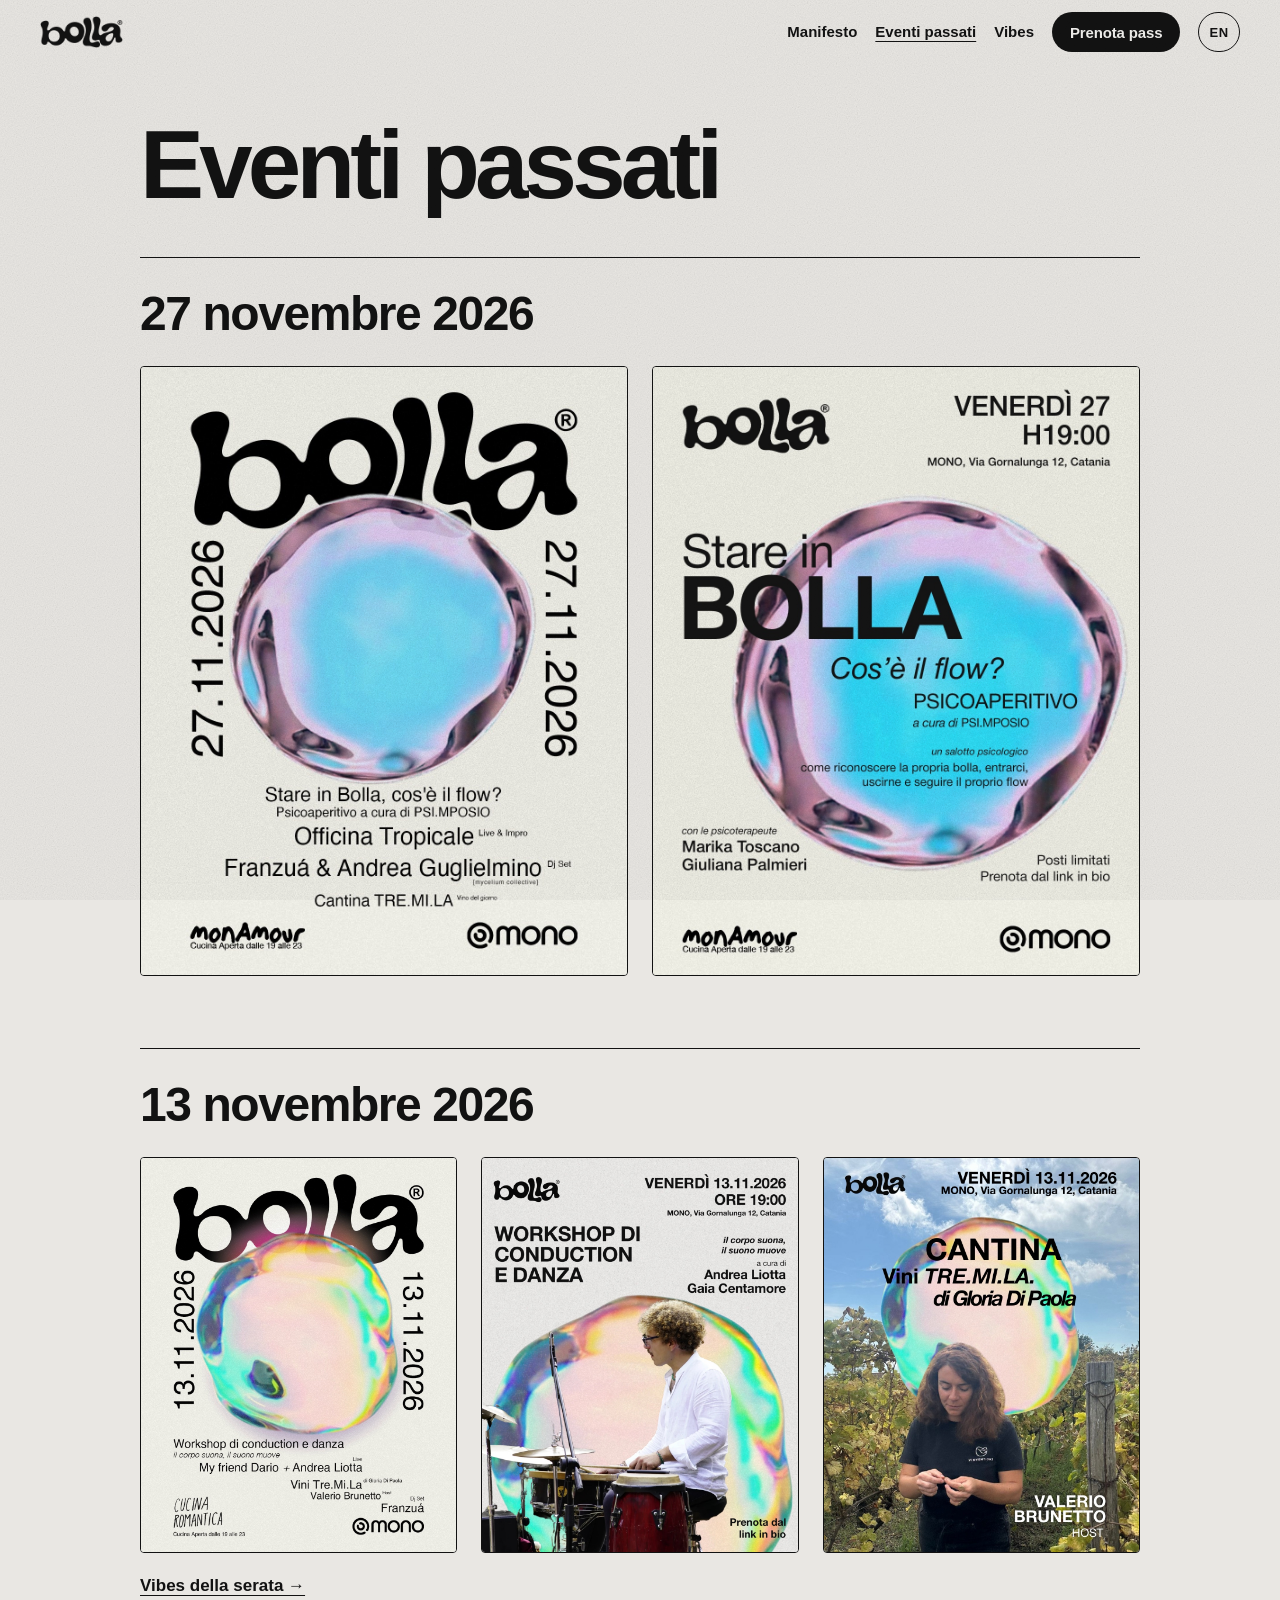
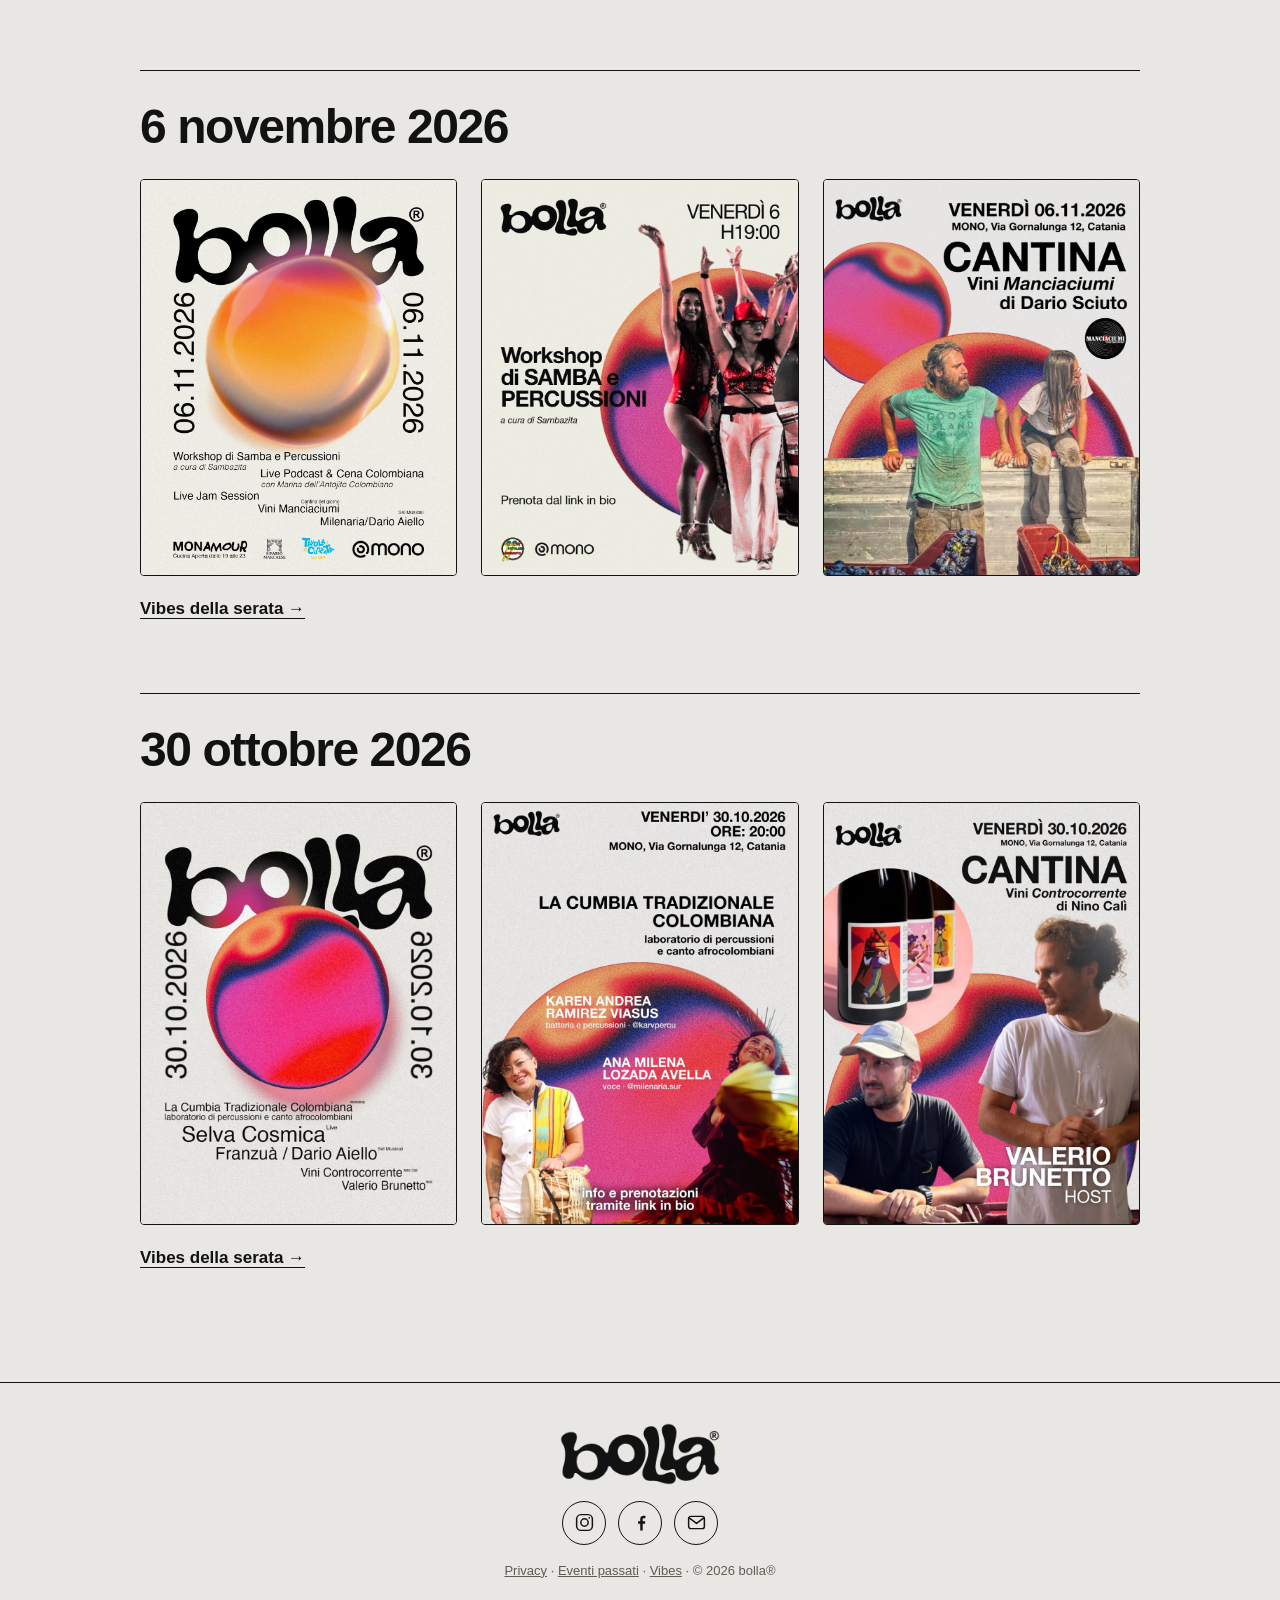
<file: archivio.html>
<!doctype html>
<html lang="it">
<head>
  <meta charset="utf-8">
  <meta name="viewport" content="width=device-width, initial-scale=1, viewport-fit=cover">
  <title>Eventi passati — bolla®</title>
  <meta name="description" content="Le serate passate di bolla®, rassegna di musica live a Catania: locandine e line-up.">
  <meta name="theme-color" content="#e9e7e3">
  <meta property="og:type" content="website">
  <meta property="og:title" content="Eventi passati — bolla®">
  <meta property="og:description" content="Le serate passate di bolla®: locandine e line-up.">
  <meta property="og:image" content="https://bbbbolla.it/assets/locandine/2026-10-30-serata.jpg">
  <meta property="og:url" content="https://bbbbolla.it/archivio.html">
  <link rel="icon" href="favicon.ico" sizes="any">
  <link rel="icon" href="assets/favicon-64.png" type="image/png" sizes="64x64">
  <link rel="apple-touch-icon" href="assets/apple-touch-icon.png">
  <link rel="stylesheet" href="css/style.css?v=202611241300">
  <style>
    .archivio { max-width: 1080px; margin: 0 auto; padding: clamp(28px, 5vw, 56px) var(--gutter) 40px; }
    .archivio__titolo { margin: 0 0 clamp(24px, 4vw, 48px); font-size: clamp(44px, 9vw, 96px); line-height: .92; letter-spacing: -.05em; font-weight: 700; }
    .archivio__vuoto { font-size: 18px; color: var(--muted); }

    /* una serata: data e line-up, poi le locandine una accanto all'altra */
    .passata { border-top: 1.5px solid var(--ink); padding: clamp(20px, 3vw, 32px) 0 clamp(36px, 6vw, 72px); }
    .passata__data { margin: 0 0 clamp(16px, 3vw, 28px); font-size: clamp(28px, 4.5vw, 48px); line-height: 1; letter-spacing: -.03em; font-weight: 700; }
    .passata__locandine { display: grid; grid-template-columns: repeat(var(--n, 2), minmax(0, 1fr)); gap: clamp(10px, 2vw, 24px); }
    .passata__locandine a { display: block; border-radius: 4px; overflow: hidden; border: 1.5px solid var(--ink); background: #fff; }
    .passata__locandine img { display: block; width: 100%; height: auto; aspect-ratio: 3 / 4; object-fit: cover; transition: transform .3s; }
    .passata__locandine a:hover img { transform: scale(1.02); }
    .passata__locandine a:focus-visible { outline: 3px solid var(--ink); outline-offset: 3px; }
    @media (max-width: 720px) { .passata__locandine[data-n="4"] { grid-template-columns: repeat(2, minmax(0, 1fr)); } }
    .passata__vibes { margin: clamp(14px, 2vw, 20px) 0 0; font-size: 17px; font-weight: 600; }
    .passata__vibes a { text-underline-offset: 4px; }
  </style>
</head>
<body>
  <header class="topbar">
    <a href="./" class="topbar__logo" aria-label="bolla® home"><img src="assets/bolla-logo.png" alt="bolla®" width="808" height="312"></a>
    <nav class="topbar__nav">
      <a href="manifesto.html" class="topbar__link" data-i18n>Manifesto</a>
      <a href="archivio.html" class="topbar__link" aria-current="page" data-i18n>Eventi passati</a>
      <a href="vibes.html" class="topbar__link">Vibes</a>
      <a href="./#prenota" class="btn btn--small" data-i18n>Prenota pass</a>
      <button type="button" class="lingua" data-lingua>EN</button>
    </nav>
  </header>

  <main class="archivio">
    <h1 class="archivio__titolo" data-i18n>Eventi passati</h1>
    <div data-bind="passate"></div>
  </main>

  <footer class="footer">
    <img src="assets/bolla-logo.png" alt="bolla®" class="footer__logo" width="808" height="312" loading="lazy">
    <nav class="social" aria-label="Contatti e social">
      <a href="https://www.instagram.com/bbbbolla/" target="_blank" rel="noopener" aria-label="Instagram">
        <svg viewBox="0 0 24 24" aria-hidden="true"><rect x="3" y="3" width="18" height="18" rx="5"/><circle cx="12" cy="12" r="4.2"/><circle cx="17.4" cy="6.6" r="1" class="pieno"/></svg>
      </a>
      <a href="https://www.facebook.com/people/BOLLA/61595612496320/" target="_blank" rel="noopener" aria-label="Facebook">
        <svg viewBox="0 0 24 24" aria-hidden="true"><path class="pieno" d="M14.5 21v-7.5h2.6l.4-3h-3V8.6c0-.9.3-1.5 1.6-1.5h1.5V4.4c-.3 0-1.2-.1-2.2-.1-2.2 0-3.7 1.3-3.7 3.8v2.4H9.2v3h2.5V21z"/></svg>
      </a>
      <a href="mailto:bollacatania@gmail.com" aria-label="Email: bollacatania@gmail.com">
        <svg viewBox="0 0 24 24" aria-hidden="true"><rect x="3" y="5" width="18" height="14" rx="2.5"/><path d="M4 7l8 6 8-6"/></svg>
      </a>
    </nav>
    <p class="footer__small"><a href="privacy.html" data-i18n>Privacy</a> · <a href="archivio.html" data-i18n>Eventi passati</a> · <a href="vibes.html">Vibes</a> · © 2026 bolla®</p>
  </footer>

  <script src="js/i18n.js?v=202611241300"></script>
  <script src="js/config.js?v=202611241300"></script>
  <script src="js/archivio.js?v=202611241300"></script>
</body>
</html>
</file>
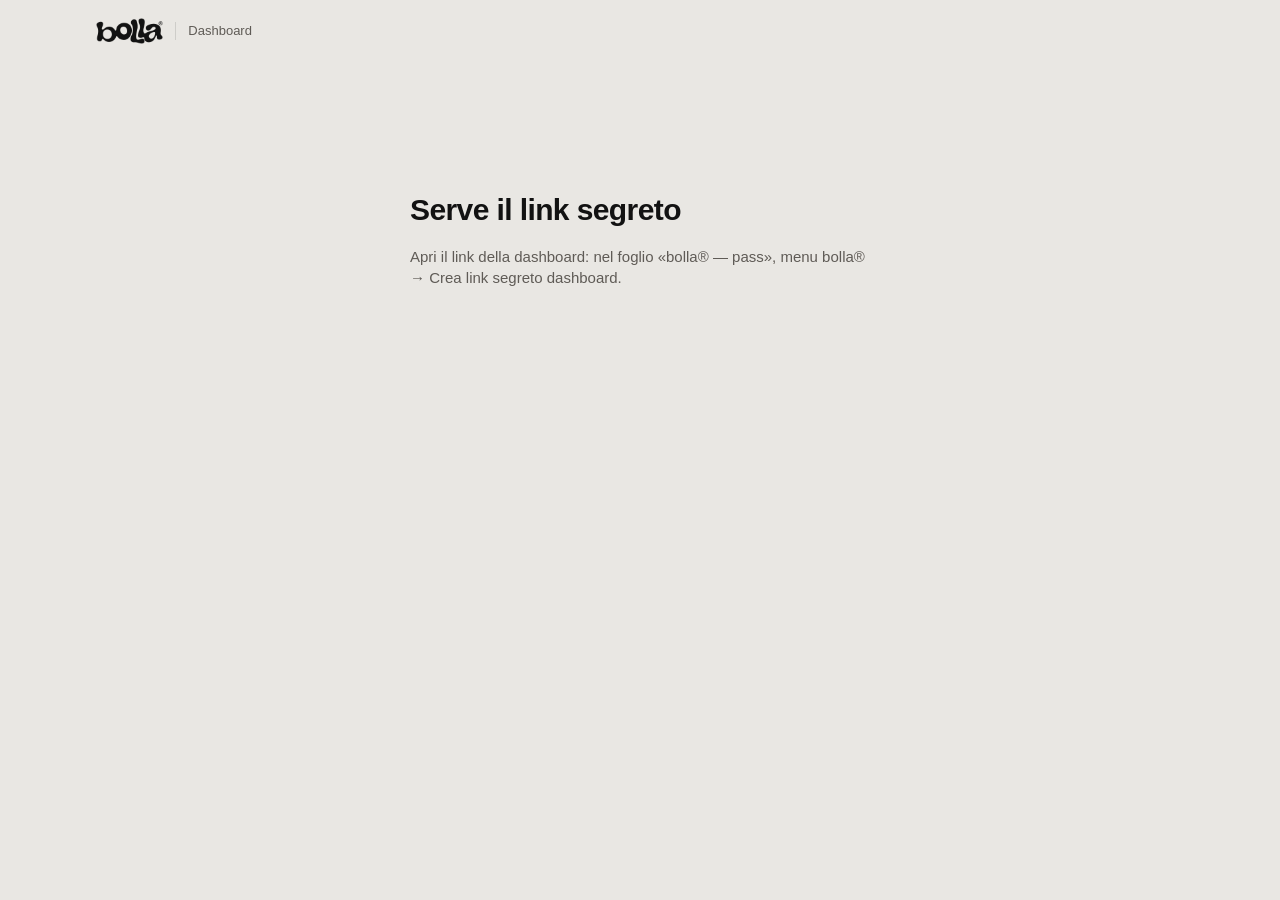
<file: dashboard.html>
<!doctype html>
<html lang="it">
<head>
  <meta charset="utf-8">
  <meta name="viewport" content="width=device-width, initial-scale=1, viewport-fit=cover">
  <title>bolla® — Dashboard</title>
  <meta name="robots" content="noindex, nofollow">
  <meta name="referrer" content="no-referrer">
  <link rel="icon" href="favicon.ico" sizes="any">
  <link rel="apple-touch-icon" href="assets/apple-touch-icon.png">
  <style>
    :root {
      --bg: #e9e7e3; --card: #f6f5f2; --ink: #121212; --muted: #5f5b56; --soft: #8a857e; --line: rgba(18, 18, 18, .12);
      --track: rgba(18, 18, 18, .08); --s1: #4a4fc4; --s2: #d9661a; --ok: #1f7a4d; --warn: #a35c00; --err: #c4231b;
      --font: "Helvetica Neue", Helvetica, "Inter", Arial, system-ui, sans-serif; --r: 18px;
    }
    @media (prefers-color-scheme: dark) {
      :root:not([data-theme="light"]) {
        --bg: #121212; --card: #1c1c1b; --ink: #f3f2ef; --muted: #b3aea6; --soft: #8a857e; --line: rgba(255, 255, 255, .1);
        --track: rgba(255, 255, 255, .08); --s1: #7b80e8; --s2: #d9661a; --ok: #4cc287; --warn: #e6a23c; --err: #ff6b5e;
      }
    }
    *, *::before, *::after { box-sizing: border-box; }
    [hidden] { display: none !important; }
    body { margin: 0; background: var(--bg); color: var(--ink); font: 400 15px/1.45 var(--font); -webkit-font-smoothing: antialiased; }
    .wrap { max-width: 1120px; margin: 0 auto; padding: 18px 16px calc(40px + env(safe-area-inset-bottom)); }
    h1, h2, h3 { margin: 0; letter-spacing: -.02em; }
    h2 { font-size: 13px; font-weight: 600; text-transform: uppercase; letter-spacing: .08em; color: var(--muted); margin: 30px 0 10px; }
    .num { font-variant-numeric: tabular-nums; }

    .top { display: flex; flex-wrap: wrap; align-items: center; gap: 12px 16px; justify-content: space-between; }
    .top__brand { display: flex; align-items: center; gap: 12px; }
    .top__logo { height: 26px; width: auto; }
    @media (prefers-color-scheme: dark) { :root:not([data-theme="light"]) .top__logo { filter: invert(1); } }
    .top__brand span { font-size: 13px; color: var(--muted); border-left: 1px solid var(--line); padding-left: 12px; }
    .top__ctrl { display: flex; align-items: center; gap: 10px; flex-wrap: wrap; }
    select, button { font: inherit; color: var(--ink); background: var(--card); border: 1px solid var(--line); border-radius: 12px; min-height: 40px; padding: 0 12px; }
    button { cursor: pointer; }
    button:hover, select:hover { border-color: var(--soft); }
    .agg { font-size: 12px; color: var(--muted); }
    .agg.err { color: var(--err); }

    .head { margin: 22px 0 4px; display: flex; flex-wrap: wrap; align-items: baseline; gap: 6px 14px; }
    .head h1 { font-size: clamp(26px, 5vw, 40px); }
    .head p { margin: 0; color: var(--muted); }
    .badge { display: inline-block; font-size: 12px; font-weight: 600; padding: 3px 9px; border-radius: 99px; border: 1px solid currentColor; }
    .badge--live { color: var(--ok); }
    .badge--off { color: var(--muted); }

    .grid { display: grid; gap: 10px; }
    .g4 { grid-template-columns: repeat(4, minmax(0, 1fr)); }
    .g2 { grid-template-columns: repeat(2, minmax(0, 1fr)); }
    @media (max-width: 860px) { .g4 { grid-template-columns: repeat(2, minmax(0, 1fr)); } }
    @media (max-width: 640px) { .g2 { grid-template-columns: 1fr; } }
    .card { background: var(--card); border-radius: var(--r); padding: 16px 18px; min-width: 0; }
    .tile__label { font-size: 13px; color: var(--muted); }
    .tile__val { font-size: clamp(32px, 6vw, 46px); font-weight: 700; letter-spacing: -.03em; line-height: 1.05; margin-top: 4px; }
    .tile__sub { font-size: 13px; color: var(--muted); margin-top: 6px; }
    .hero .tile__val { font-size: clamp(44px, 9vw, 64px); }

    .meter { height: 8px; border-radius: 99px; background: var(--track); overflow: hidden; margin-top: 10px; display: flex; gap: 2px; }
    .meter i { display: block; height: 100%; border-radius: 99px; background: var(--ink); }
    .meter i.s1 { background: var(--s1); }
    .meter i.s2 { background: var(--s2); }

    .rows { display: grid; gap: 0; }
    .row { display: flex; justify-content: space-between; gap: 12px; padding: 9px 0; border-top: 1px solid var(--line); }
    .row:first-child { border-top: 0; }
    .row span { color: var(--muted); }
    .row strong { font-variant-numeric: tabular-nums; }
    .key { display: inline-block; width: 10px; height: 10px; border-radius: 3px; margin-right: 7px; vertical-align: 0; }

    .ev h3 { font-size: 18px; }
    .ev__meta { font-size: 13px; color: var(--muted); margin-top: 2px; }
    .ev__nums { display: flex; flex-wrap: wrap; gap: 4px 18px; margin-top: 12px; align-items: baseline; }
    .ev__nums b { font-size: 30px; letter-spacing: -.03em; }

    .gruppi { display: flex; flex-wrap: wrap; gap: 8px; margin-top: 12px; }
    .gr { display: flex; gap: 4px; padding: 7px 9px; border-radius: 10px; background: var(--track); }
    .gr i { width: 11px; height: 11px; border-radius: 50%; border: 1.5px solid var(--soft); }
    .gr i.c { background: var(--ok); border-color: var(--ok); }
    .gr i.m { background: var(--soft); }

    .chart { position: relative; margin-top: 12px; }
    .chart svg { display: block; width: 100%; height: auto; overflow: visible; }
    .chart text { font: 11px var(--font); fill: var(--muted); }
    .chart .grid-l { stroke: var(--line); }
    .legend { display: flex; gap: 14px; font-size: 13px; color: var(--muted); margin-top: 8px; }
    .tip { position: absolute; pointer-events: none; background: var(--ink); color: var(--bg); font-size: 12px; padding: 7px 9px; border-radius: 8px;
      white-space: nowrap; transform: translate(-50%, calc(-100% - 8px)); z-index: 5; }
    .tip b { font-variant-numeric: tabular-nums; }
    .vuoto { color: var(--muted); font-size: 14px; padding: 18px 0 6px; }

    details { margin-top: 10px; font-size: 13px; }
    summary { cursor: pointer; color: var(--muted); }
    table { width: 100%; border-collapse: collapse; font-size: 14px; }
    th, td { text-align: right; padding: 8px 6px; border-top: 1px solid var(--line); font-variant-numeric: tabular-nums; white-space: nowrap; }
    th:first-child, td:first-child { text-align: left; white-space: normal; }
    th { font-weight: 600; color: var(--muted); font-size: 12px; border-top: 0; }
    tr.sel td { font-weight: 700; }
    .scroll { overflow-x: auto; }

    .gate { max-width: 460px; margin: 16vh auto 0; display: grid; gap: 14px; }
    .gate h1 { font-size: 30px; }
    .gate p { margin: 0; color: var(--muted); }
  </style>
</head>
<body>
  <div class="wrap">
    <header class="top">
      <div class="top__brand"><img class="top__logo" src="assets/bolla-logo.png" alt="bolla®"><span>Dashboard</span></div>
      <div class="top__ctrl" data-ruolo="ctrl" hidden>
        <select data-ruolo="serata" aria-label="Serata"></select>
        <button type="button" data-ruolo="aggiorna">Aggiorna</button>
        <span class="agg" data-ruolo="agg" aria-live="polite"></span>
      </div>
    </header>

    <section class="gate" data-ruolo="gate" hidden>
      <h1>Serve il link segreto</h1>
      <p data-ruolo="gate-msg">Apri il link della dashboard: nel foglio «bolla® — pass», menu bolla® → Crea link segreto dashboard.</p>
    </section>

    <main data-ruolo="main" hidden>
      <div class="head">
        <h1 data-ruolo="titolo"></h1>
        <p data-ruolo="data"></p>
        <span data-ruolo="stato"></span>
      </div>

      <div class="grid g4" style="margin-top:16px">
        <div class="card hero">
          <div class="tile__label">Pass validi</div>
          <div class="tile__val num" data-v="validi"></div>
          <div class="meter" data-ruolo="cap-meter"></div>
          <div class="tile__sub" data-ruolo="cap"></div>
        </div>
        <div class="card">
          <div class="tile__label">Entrati</div>
          <div class="tile__val num" data-v="entrati"></div>
          <div class="meter" data-ruolo="entr-meter"></div>
          <div class="tile__sub" data-ruolo="entr"></div>
        </div>
        <div class="card">
          <div class="tile__label">Gruppi completi</div>
          <div class="tile__val num" data-v="gruppi"></div>
          <div class="tile__sub" data-ruolo="gruppi-sub"></div>
        </div>
        <div class="card">
          <div class="tile__label">Lista d'attesa</div>
          <div class="tile__val num" data-v="attesa"></div>
          <div class="tile__sub">senza pass automatico</div>
        </div>
      </div>

      <section data-ruolo="eventi-box">
        <h2>Prenotazioni</h2>
        <div class="grid g2" data-ruolo="eventi"></div>
      </section>

      <div class="grid g2">
        <section>
          <h2>Pass</h2>
          <div class="card">
            <div class="rows" data-ruolo="pass"></div>
          </div>
        </section>
        <section>
          <h2>Gruppi</h2>
          <div class="card">
            <div class="rows" data-ruolo="gruppi"></div>
            <div data-ruolo="gruppi-aperti"></div>
          </div>
        </section>
      </div>

      <section>
        <h2>Pass chiesti, giorno per giorno</h2>
        <div class="card">
          <div class="chart" data-ruolo="andamento"></div>
        </div>
      </section>

      <section data-ruolo="ingressi-box">
        <h2>Ingressi ogni 15 minuti</h2>
        <div class="card">
          <div class="chart" data-ruolo="ingressi"></div>
        </div>
      </section>

      <div class="grid g2">
        <section>
          <h2>Pass dai link invito</h2>
          <div class="card"><div class="rows" data-ruolo="inviti"></div></div>
        </section>
        <section>
          <h2>Contatti</h2>
          <div class="card"><div class="rows" data-ruolo="contatti"></div></div>
        </section>
      </div>

      <section>
        <h2>Tutte le serate</h2>
        <div class="card">
          <div class="chart" data-ruolo="storico-chart"></div>
          <details>
            <summary>Tabella</summary>
            <div class="scroll"><table data-ruolo="storico"></table></div>
          </details>
        </div>
      </section>
    </main>
  </div>

  <script src="js/config.js?v=202611241300"></script>
  <script src="js/dashboard.js?v=202611241300"></script>
</body>
</html>
</file>
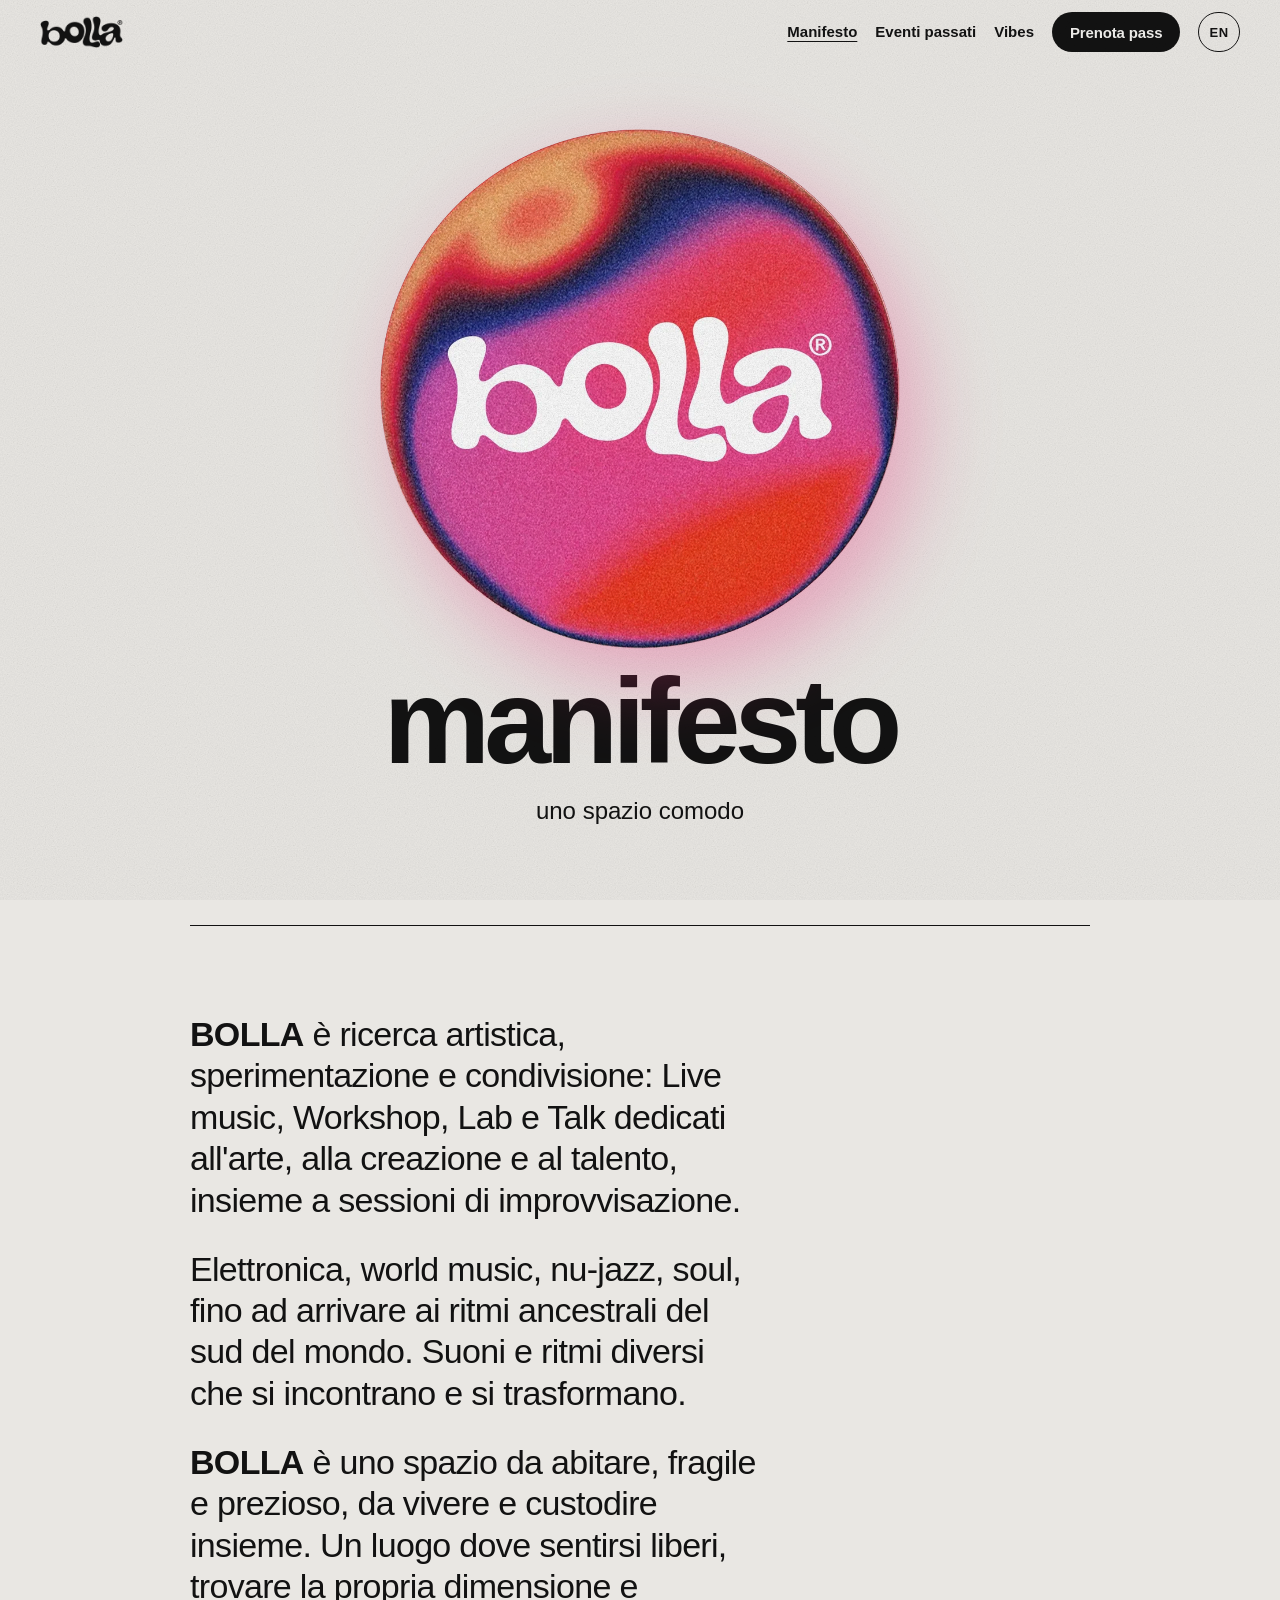
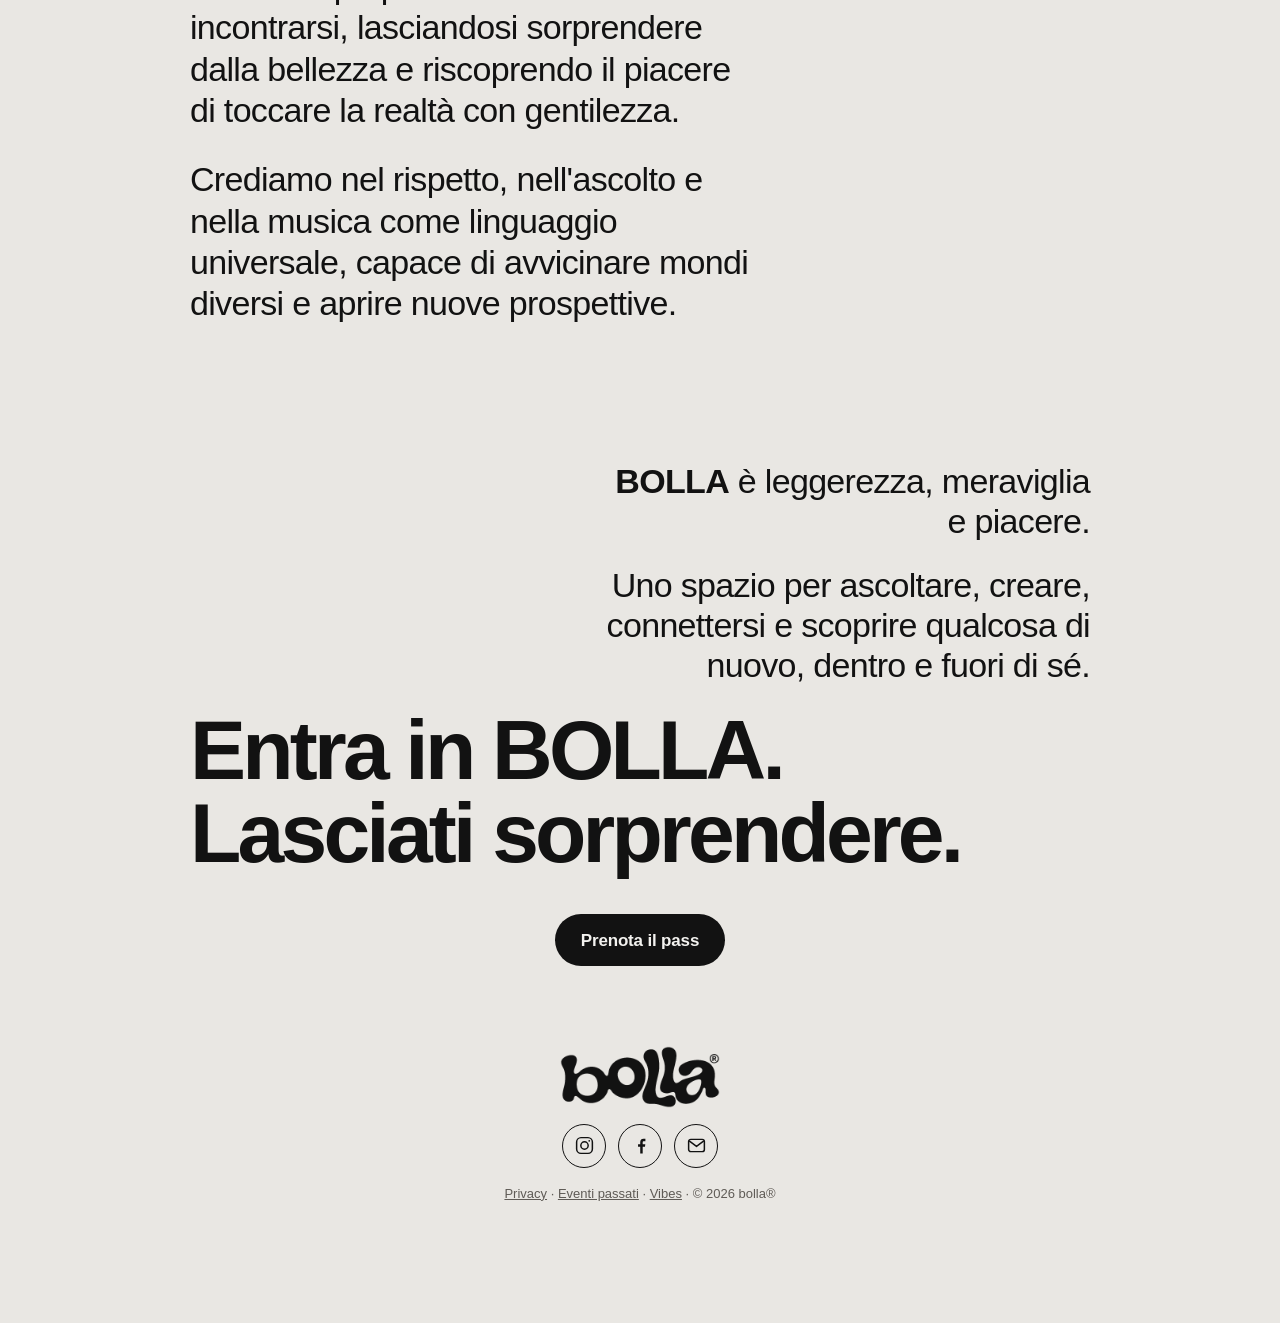
<file: manifesto.html>
<!doctype html>
<html lang="it">
<head>
  <meta charset="utf-8">
  <meta name="viewport" content="width=device-width, initial-scale=1, viewport-fit=cover">
  <title>Manifesto — bolla®</title>
  <meta name="description" content="Il manifesto di bolla®: uno spazio comodo per ascoltare, creare, connettersi e lasciarsi sorprendere.">
  <meta name="theme-color" content="#e9e7e3">
  <meta property="og:type" content="article">
  <meta property="og:title" content="Manifesto — bolla®">
  <meta property="og:description" content="Uno spazio comodo per ascoltare, creare, connettersi e lasciarsi sorprendere.">
  <meta property="og:image" content="https://bbbbolla.it/assets/banner-sfera.jpg">
  <meta property="og:url" content="https://bbbbolla.it/manifesto.html">
  <link rel="icon" href="favicon.ico" sizes="any">
  <link rel="icon" href="assets/favicon-64.png" type="image/png" sizes="64x64">
  <link rel="apple-touch-icon" href="assets/apple-touch-icon.png">
  <link rel="stylesheet" href="css/style.css?v=202611241300">
  <style>
    .manifesto { max-width: 980px; margin: 0 auto; padding: 0 var(--gutter) 40px; }
    .m-cover { display: grid; justify-items: center; gap: 18px; padding: clamp(28px, 6vw, 64px) 0 clamp(40px, 8vw, 96px); text-align: center; }
    /* come la sfera della hero: galleggia; translateZ tiene l'ombra intera in Safari anche da ferma */
    .m-cover img { width: min(520px, 82vw); height: auto; filter: drop-shadow(18px 28px 40px rgba(240, 48, 127, .35)); transform: translateZ(0); animation: galleggia 7s ease-in-out infinite; }
    @media (prefers-reduced-motion: reduce) { .m-cover img { animation: none; } }
    .m-cover h1 { margin: 0; font-size: clamp(56px, 12vw, 120px); line-height: .9; letter-spacing: -.05em; font-weight: 700; }
    .m-cover p { margin: 0; font-size: clamp(18px, 2.4vw, 24px); }

    /* testo unico in due parti, dopo l'unica grafica di copertina */
    .m-testo { border-top: 1.5px solid var(--ink); padding: clamp(40px, 7vw, 88px) 0; }
    .m-testo p { margin: 0 0 .8em; max-width: 30ch; font-size: clamp(22px, 3vw, 34px); line-height: 1.22; letter-spacing: -.02em; font-weight: 500; }
    .m-testo p:last-child { margin-bottom: 0; }
    .m-testo strong { font-weight: 700; }

    .m-finale { padding: clamp(24px, 4vw, 48px) 0 24px; display: grid; gap: 24px; }
    /* seconda parte del testo a destra, in risposta alla prima */
    .m-finale p:not(.m-claim) { justify-self: end; text-align: right; }
    .m-finale p { margin: 0; font-size: clamp(22px, 3vw, 34px); line-height: 1.18; letter-spacing: -.02em; font-weight: 500; max-width: 26ch; }
    .m-finale .m-claim { font-size: clamp(40px, 7vw, 84px); line-height: .98; letter-spacing: -.045em; font-weight: 700; max-width: none; }
    /* qui niente linea sopra il footer: la pagina finisce con il bottone */
    .footer { border-top: 0; padding-top: 16px; }
    .m-cta { display: flex; justify-content: center; margin-top: 16px; }

  </style>
</head>
<body>
  <header class="topbar">
    <a href="./" class="topbar__logo" aria-label="bolla® home"><img src="assets/bolla-logo.png" alt="bolla®" width="808" height="312"></a>
    <nav class="topbar__nav">
      <a href="manifesto.html" class="topbar__link" aria-current="page" data-i18n>Manifesto</a>
      <a href="archivio.html" class="topbar__link" data-i18n>Eventi passati</a>
      <a href="vibes.html" class="topbar__link">Vibes</a>
      <a href="./#prenota" class="btn btn--small" data-i18n>Prenota pass</a>
      <button type="button" class="lingua" data-lingua>EN</button>
    </nav>
  </header>

  <main class="manifesto">
    <section class="m-cover">
      <img src="assets/sfera-logo.webp" alt="bolla®" width="900" height="900">
      <h1>manifesto</h1>
      <p data-lang="it">uno spazio comodo</p>
      <p data-lang="en" hidden>a comfortable space</p>
    </section>

    <section class="m-testo" data-lang="it">
      <p><strong>BOLLA</strong> è ricerca artistica, sperimentazione e condivisione: Live music, Workshop, Lab e Talk dedicati all'arte, alla creazione e al talento, insieme a sessioni di improvvisazione.</p>
      <p>Elettronica, world music, nu-jazz, soul, fino ad arrivare ai ritmi ancestrali del sud del mondo. Suoni e ritmi diversi che si incontrano e si trasformano.</p>
      <p><strong>BOLLA</strong> è uno spazio da abitare, fragile e prezioso, da vivere e custodire insieme. Un luogo dove sentirsi liberi, trovare la propria dimensione e incontrarsi, lasciandosi sorprendere dalla bellezza e riscoprendo il piacere di toccare la realtà con gentilezza.</p>
      <p>Crediamo nel rispetto, nell'ascolto e nella musica come linguaggio universale, capace di avvicinare mondi diversi e aprire nuove prospettive.</p>
    </section>
    <section class="m-testo" data-lang="en" hidden>
      <p><strong>BOLLA</strong> is artistic research, experimentation and sharing: live music, workshops, labs and talks devoted to art, creation and talent, together with improvisation sessions.</p>
      <p>Electronic music, world music, nu-jazz, soul, all the way to the ancestral rhythms of the Global South. Different sounds and rhythms that meet and transform.</p>
      <p><strong>BOLLA</strong> is a space to inhabit, fragile and precious, to live in and look after together. A place to feel free, find your own dimension and meet others, letting beauty surprise you and rediscovering the pleasure of touching reality with kindness.</p>
      <p>We believe in respect, in listening and in music as a universal language, able to bring different worlds closer and open new perspectives.</p>
    </section>

    <section class="m-finale" data-lang="it">
      <p><strong>BOLLA</strong> è leggerezza, meraviglia e piacere.</p>
      <p>Uno spazio per ascoltare, creare, connettersi e scoprire qualcosa di nuovo, dentro e fuori di sé.</p>
      <p class="m-claim">Entra in BOLLA.<br>Lasciati sorprendere.</p>
      <div class="m-cta">
        <a href="./#prenota" class="btn">Prenota il pass</a>
      </div>
    </section>
    <section class="m-finale" data-lang="en" hidden>
      <p><strong>BOLLA</strong> is lightness, wonder and pleasure.</p>
      <p>A space to listen, create, connect and discover something new, inside and outside yourself.</p>
      <p class="m-claim">Step into BOLLA.<br>Let yourself be surprised.</p>
      <div class="m-cta">
        <a href="./#prenota" class="btn">Get your pass</a>
      </div>
    </section>
  </main>

  <footer class="footer">
    <img src="assets/bolla-logo.png" alt="bolla®" class="footer__logo" width="808" height="312" loading="lazy">
    <nav class="social" aria-label="Contatti e social">
      <a href="https://www.instagram.com/bbbbolla/" target="_blank" rel="noopener" aria-label="Instagram">
        <svg viewBox="0 0 24 24" aria-hidden="true"><rect x="3" y="3" width="18" height="18" rx="5"/><circle cx="12" cy="12" r="4.2"/><circle cx="17.4" cy="6.6" r="1" class="pieno"/></svg>
      </a>
      <a href="https://www.facebook.com/people/BOLLA/61595612496320/" target="_blank" rel="noopener" aria-label="Facebook">
        <svg viewBox="0 0 24 24" aria-hidden="true"><path class="pieno" d="M14.5 21v-7.5h2.6l.4-3h-3V8.6c0-.9.3-1.5 1.6-1.5h1.5V4.4c-.3 0-1.2-.1-2.2-.1-2.2 0-3.7 1.3-3.7 3.8v2.4H9.2v3h2.5V21z"/></svg>
      </a>
      <a href="mailto:bollacatania@gmail.com" aria-label="Email: bollacatania@gmail.com">
        <svg viewBox="0 0 24 24" aria-hidden="true"><rect x="3" y="5" width="18" height="14" rx="2.5"/><path d="M4 7l8 6 8-6"/></svg>
      </a>
    </nav>
    <p class="footer__small"><a href="privacy.html" data-i18n>Privacy</a> · <a href="archivio.html" data-i18n>Eventi passati</a> · <a href="vibes.html">Vibes</a> · © 2026 bolla®</p>
  </footer>

  <script src="js/i18n.js?v=202611241300"></script>
</body>
</html>
</file>
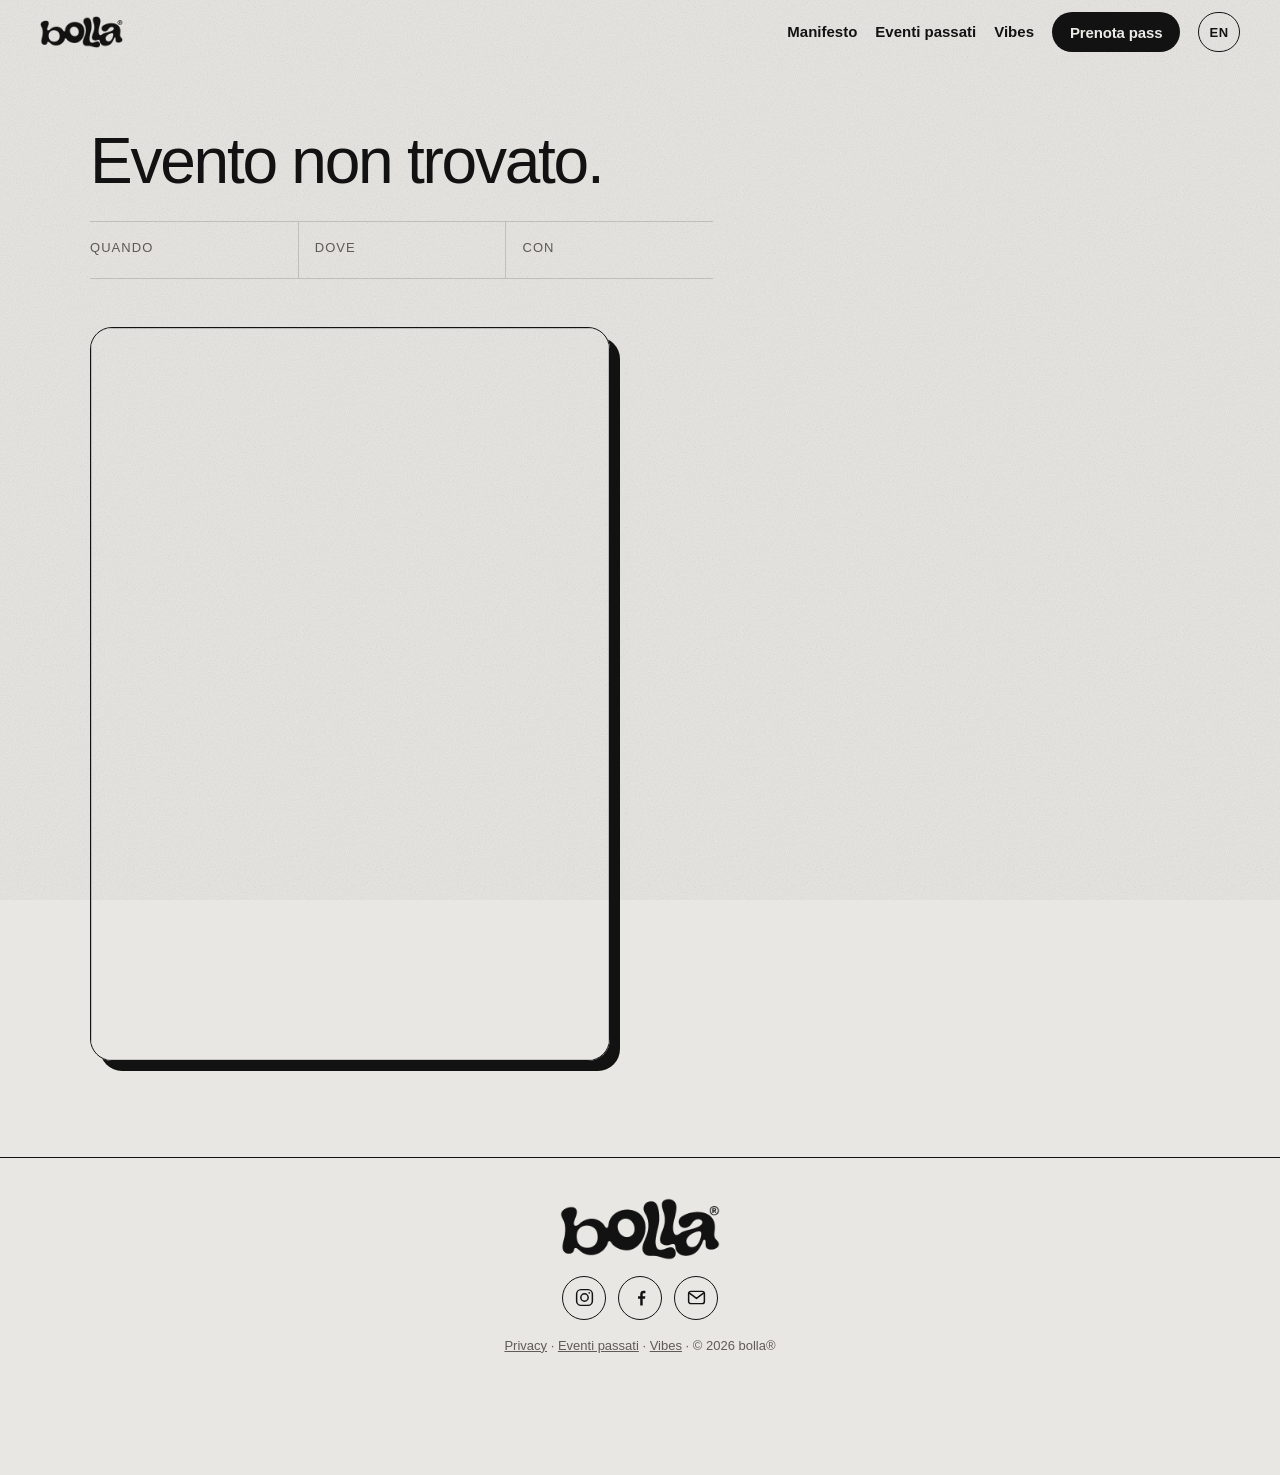
<file: prenota.html>
<!doctype html>
<html lang="it">
<head>
  <meta charset="utf-8">
  <meta name="viewport" content="width=device-width, initial-scale=1, viewport-fit=cover">
  <title>Prenota — bolla®</title>
  <meta name="description" content="Prenota il tuo posto agli eventi di bolla®, rassegna di musica live a Catania.">
  <meta name="theme-color" content="#e9e7e3">
  <meta property="og:type" content="website">
  <meta property="og:title" content="Prenota — bolla®">
  <meta property="og:description" content="Prenota il tuo posto agli eventi di bolla®.">
  <meta property="og:image" content="https://bbbbolla.it/assets/banner-sfera.jpg">
  <link rel="icon" href="favicon.ico" sizes="any">
  <link rel="icon" href="assets/favicon-64.png" type="image/png" sizes="64x64">
  <link rel="apple-touch-icon" href="assets/apple-touch-icon.png">
  <link rel="stylesheet" href="css/style.css?v=202611241300">
</head>
<body>
  <header class="topbar">
    <a href="./" class="topbar__logo" aria-label="bolla® home"><img src="assets/bolla-logo.png" alt="bolla®" width="808" height="312"></a>
    <nav class="topbar__nav">
      <a href="manifesto.html" class="topbar__link" data-i18n>Manifesto</a>
      <a href="archivio.html" class="topbar__link" data-i18n>Eventi passati</a>
      <a href="vibes.html" class="topbar__link">Vibes</a>
      <a href="./#prenota" class="btn btn--small" data-i18n>Prenota pass</a>
      <button type="button" class="lingua" data-lingua>EN</button>
    </nav>
  </header>

  <main class="layout ws">
    <header class="ws__testa">
      <p class="eyebrow" data-bind="tipo"></p>
      <h1 class="details__title ws__titolo"><span data-bind="titolo"></span> <span class="details__date" data-bind="sottotitolo"></span></h1>
      <dl class="facts">
        <div><dt data-i18n>Quando</dt><dd data-bind="quando"></dd></div>
        <div><dt data-i18n>Dove</dt><dd data-bind="dove"></dd></div>
        <div><dt data-i18n>Con</dt><dd data-bind="conduttori"></dd></div>
      </dl>
    </header>

    <aside class="booking" id="prenota" aria-labelledby="booking-title">
      <div class="card">
        <div class="card__head">
          <h2 id="booking-title" class="card__title" data-i18n>Prenota il tuo posto</h2>
          <span class="badge" data-bind="demo" hidden>Demo</span>
        </div>
        <p class="card__date" data-bind="data"></p>

        <p class="status" aria-live="polite"><span class="status__dot"></span><span class="status__label" data-i18n>Controllo disponibilità…</span></p>
        <p class="card__lead" data-i18n>Lascia nome, cognome e numero di telefono: ti contattiamo solo per comunicazioni su questo evento.</p>

        <form class="form" id="form" novalidate>
          <div class="field-row">
            <label class="field">
              <span data-i18n>Nome</span>
              <input name="nome" autocomplete="given-name" required maxlength="60">
            </label>
            <label class="field">
              <span data-i18n>Cognome</span>
              <input name="cognome" autocomplete="family-name" required maxlength="60">
            </label>
          </div>
          <label class="field">
            <span data-i18n>Telefono</span>
            <input name="telefono" type="tel" autocomplete="tel" inputmode="tel" required maxlength="30" pattern="[0-9+ \(\)\.\/\-]{8,30}" placeholder="+39 333 123 4567">
          </label>
          <label class="field" data-bind="email" hidden>
            <span data-i18n>Email</span>
            <input name="email" type="email" autocomplete="email" inputmode="email" maxlength="120" placeholder="nome@email.it">
          </label>
          <label class="field" data-bind="persone" hidden>
            <span data-i18n>Persone</span>
            <input name="persone" type="number" inputmode="numeric" min="1" step="1" value="1">
          </label>

          <label class="hp" aria-hidden="true">Sito web <input name="website" tabindex="-1" autocomplete="off"></label>

          <p class="form__error" role="alert" hidden></p>
          <button class="btn btn--block" type="submit" data-bind="bottone">Prenota il tuo posto</button>
          <p class="form__legal" data-i18n-html="legaleEvento">Cliccando sul bottone accetti l'<a href="privacy.html" target="_blank" rel="noopener">informativa privacy</a>. Usiamo il tuo numero solo per comunicazioni su questo evento e non lo cediamo a terzi.</p>
        </form>

        <div class="result" hidden tabindex="-1"></div>
      </div>
    </aside>

    <section class="ws__corpo">
      <img class="ws__logo" data-bind="logo" alt="" width="433" height="447" loading="lazy" hidden>
      <div class="prose" data-bind="testo"></div>
      <img class="ws__locandina" data-bind="locandina" alt="" width="1000" height="1414" loading="lazy">
    </section>
  </main>

  <footer class="footer">
    <img src="assets/bolla-logo.png" alt="bolla®" class="footer__logo" width="808" height="312" loading="lazy">
    <nav class="social" aria-label="Contatti e social">
      <a href="https://www.instagram.com/bbbbolla/" target="_blank" rel="noopener" aria-label="Instagram">
        <svg viewBox="0 0 24 24" aria-hidden="true"><rect x="3" y="3" width="18" height="18" rx="5"/><circle cx="12" cy="12" r="4.2"/><circle cx="17.4" cy="6.6" r="1" class="pieno"/></svg>
      </a>
      <a href="https://www.facebook.com/people/BOLLA/61595612496320/" target="_blank" rel="noopener" aria-label="Facebook">
        <svg viewBox="0 0 24 24" aria-hidden="true"><path class="pieno" d="M14.5 21v-7.5h2.6l.4-3h-3V8.6c0-.9.3-1.5 1.6-1.5h1.5V4.4c-.3 0-1.2-.1-2.2-.1-2.2 0-3.7 1.3-3.7 3.8v2.4H9.2v3h2.5V21z"/></svg>
      </a>
      <a href="mailto:bollacatania@gmail.com" aria-label="Email: bollacatania@gmail.com">
        <svg viewBox="0 0 24 24" aria-hidden="true"><rect x="3" y="5" width="18" height="14" rx="2.5"/><path d="M4 7l8 6 8-6"/></svg>
      </a>
    </nav>
    <p class="footer__small"><a href="privacy.html" data-i18n>Privacy</a> · <a href="archivio.html" data-i18n>Eventi passati</a> · <a href="vibes.html">Vibes</a> · © 2026 bolla®</p>
  </footer>

  <a href="#prenota" class="mobile-cta btn" data-bind="bottone">Prenota il tuo posto</a>

  <script src="js/i18n.js?v=202611241300"></script>
  <script src="js/config.js?v=202611241300"></script>
  <script src="js/demo.js?v=202611241300"></script>
  <script src="js/prenota.js?v=202611241300"></script>
</body>
</html>
</file>
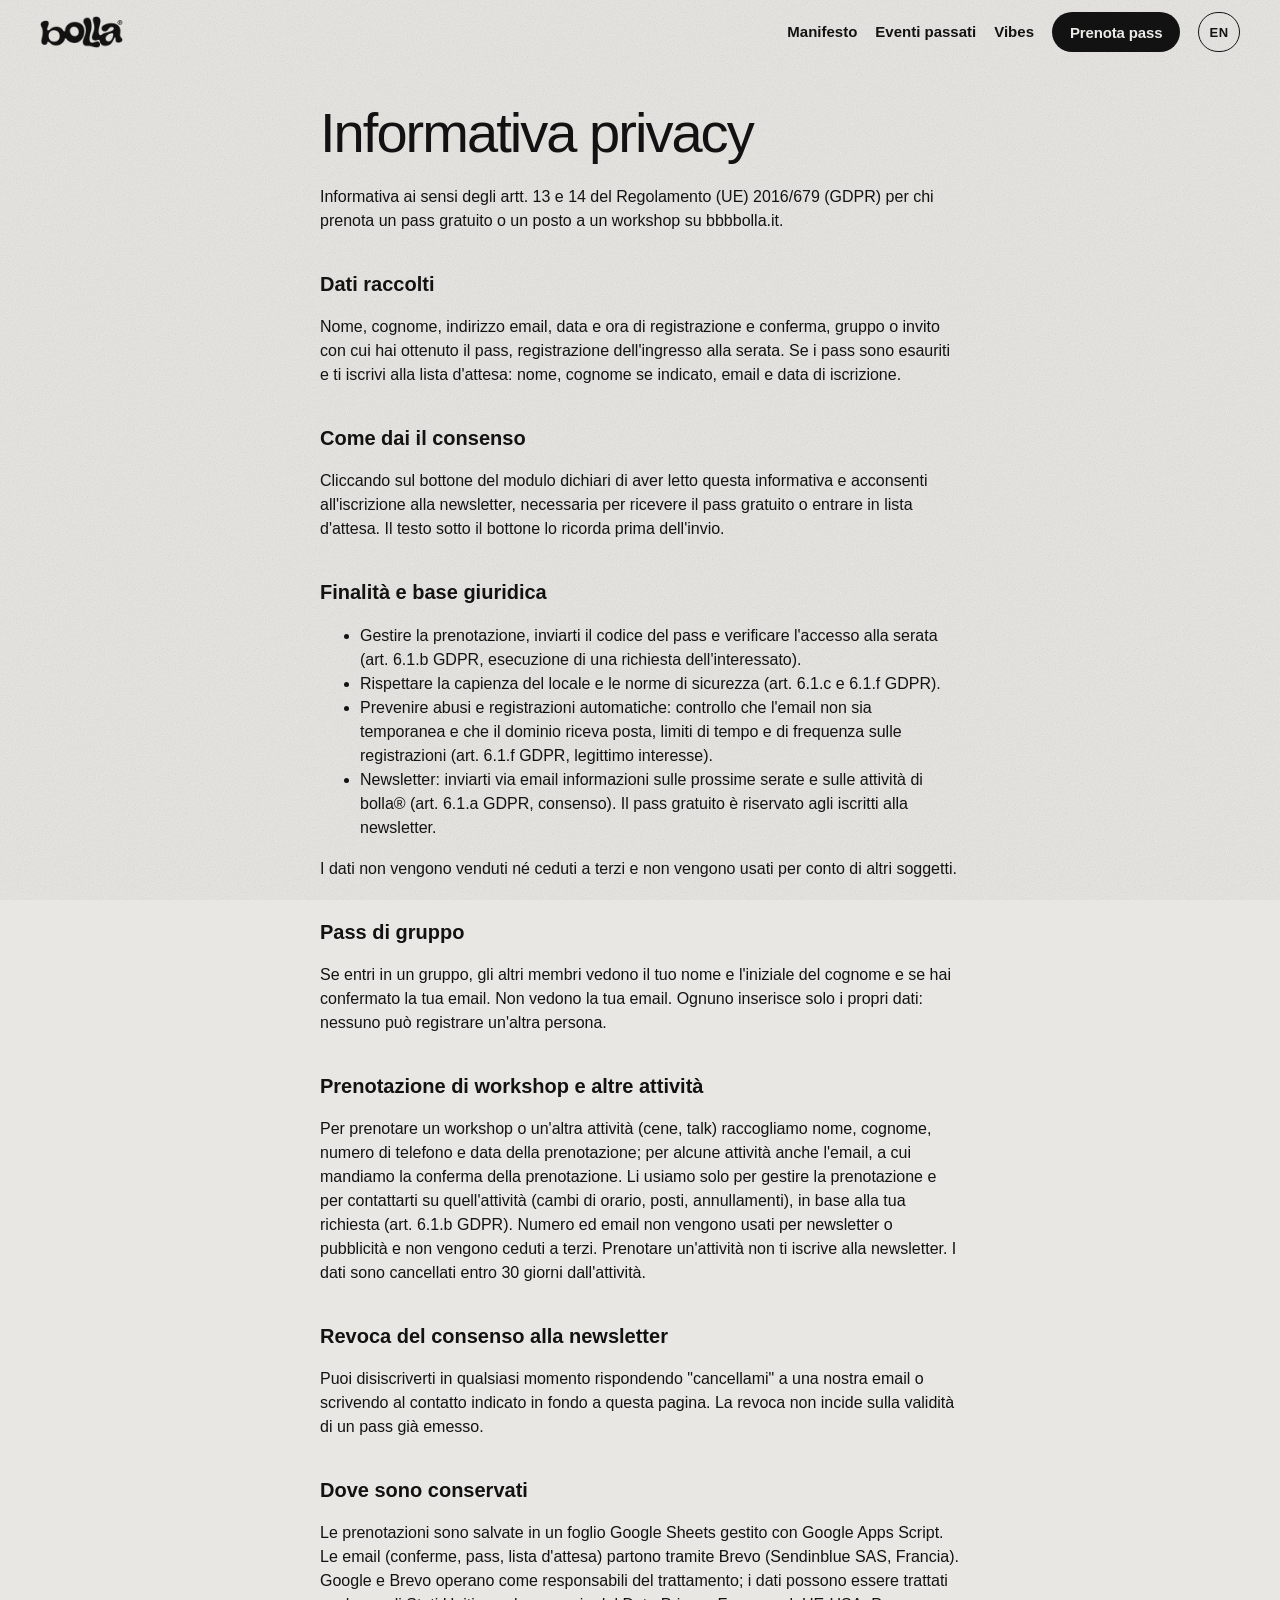
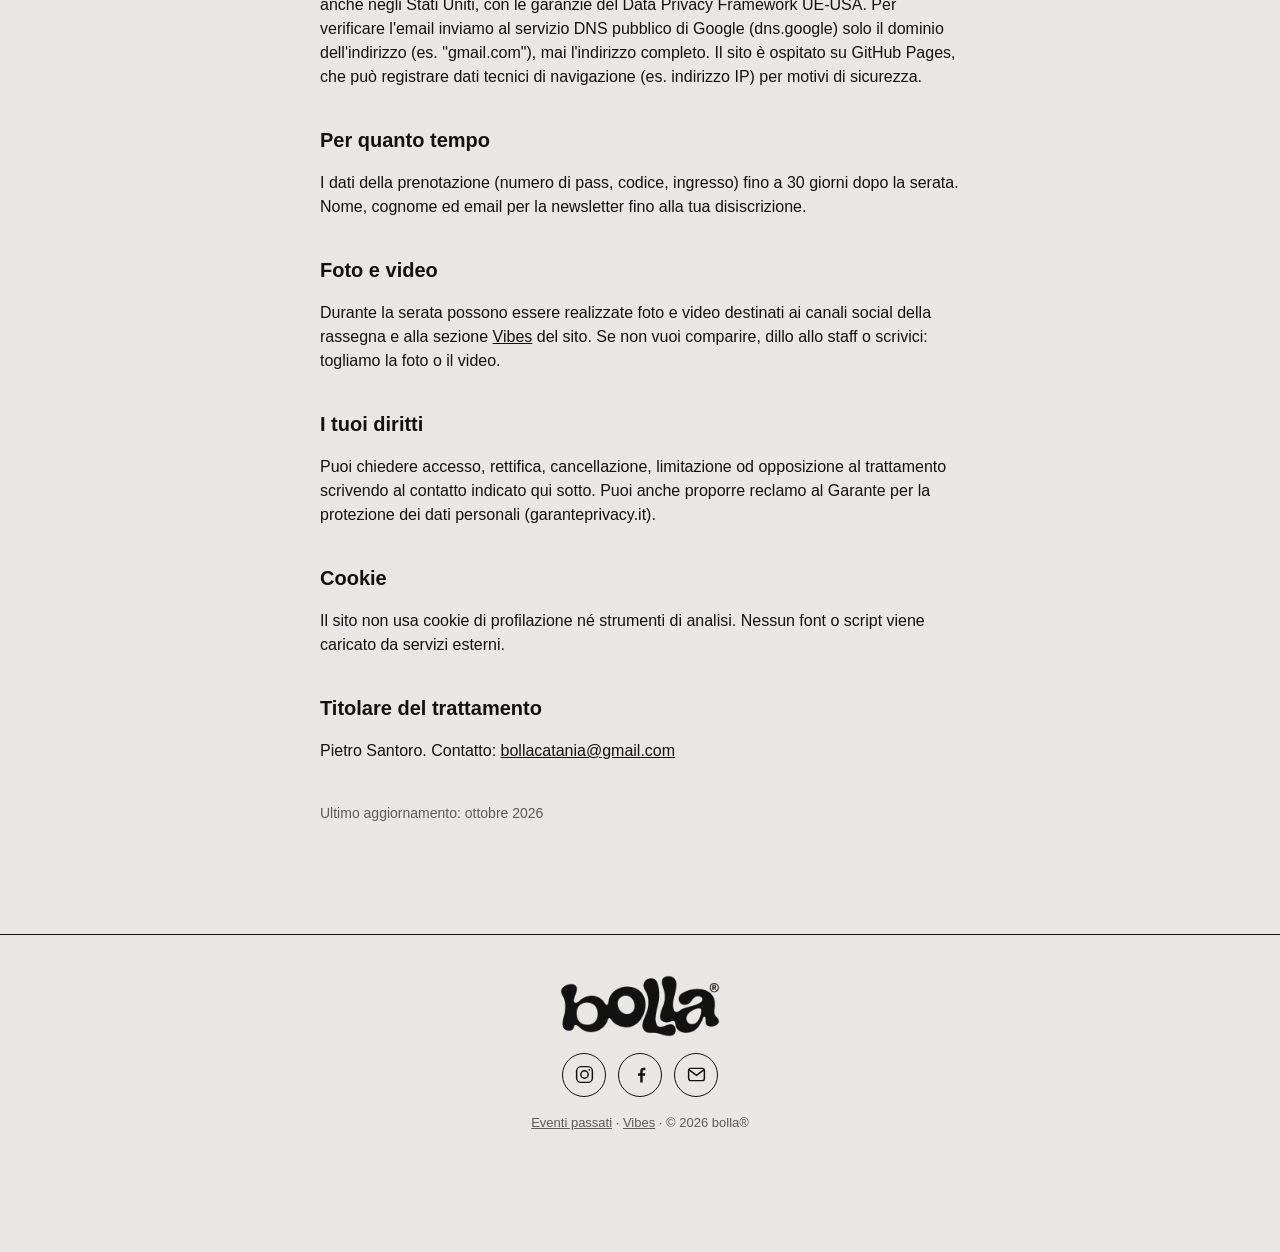
<file: privacy.html>
<!doctype html>
<html lang="it">
<head>
  <meta charset="utf-8">
  <meta name="viewport" content="width=device-width, initial-scale=1">
  <title>Privacy — bolla®</title>
  <meta name="robots" content="noindex">
  <link rel="icon" href="favicon.ico" sizes="any">
  <link rel="icon" href="assets/favicon-64.png" type="image/png" sizes="64x64">
  <link rel="apple-touch-icon" href="assets/apple-touch-icon.png">
  <link rel="stylesheet" href="css/style.css?v=202611241300">
  <style>
    .legal { max-width: 720px; margin: 0 auto; padding: 40px var(--gutter) 96px; }
    .legal h1 { font-size: clamp(36px, 6vw, 56px); letter-spacing: -.035em; font-weight: 500; line-height: 1; margin: 0 0 24px; }
    .legal h2 { font-size: 20px; margin: 36px 0 8px; }
    .legal p, .legal li { font-size: 16px; }
  </style>
</head>
<body>
  <header class="topbar">
    <a href="./" class="topbar__logo" aria-label="bolla® home"><img src="assets/bolla-logo.png" alt="bolla®" width="808" height="312"></a>
    <nav class="topbar__nav">
      <a href="manifesto.html" class="topbar__link" data-i18n>Manifesto</a>
      <a href="archivio.html" class="topbar__link" data-i18n>Eventi passati</a>
      <a href="vibes.html" class="topbar__link">Vibes</a>
      <a href="./#prenota" class="btn btn--small" data-i18n>Prenota pass</a>
      <button type="button" class="lingua" data-lingua>EN</button>
    </nav>
  </header>

  <main class="legal">
    <div data-lang="it">
    <h1>Informativa privacy</h1>
    <p>Informativa ai sensi degli artt. 13 e 14 del Regolamento (UE) 2016/679 (GDPR) per chi prenota un pass gratuito o un posto a un workshop su bbbbolla.it.</p>

    <h2>Dati raccolti</h2>
    <p>Nome, cognome, indirizzo email, data e ora di registrazione e conferma, gruppo o invito con cui hai ottenuto il pass, registrazione dell'ingresso alla serata. Se i pass sono esauriti e ti iscrivi alla lista d'attesa: nome, cognome se indicato, email e data di iscrizione.</p>

    <h2>Come dai il consenso</h2>
    <p>Cliccando sul bottone del modulo dichiari di aver letto questa informativa e acconsenti all'iscrizione alla newsletter, necessaria per ricevere il pass gratuito o entrare in lista d'attesa. Il testo sotto il bottone lo ricorda prima dell'invio.</p>

    <h2>Finalità e base giuridica</h2>
    <ul>
      <li>Gestire la prenotazione, inviarti il codice del pass e verificare l'accesso alla serata (art. 6.1.b GDPR, esecuzione di una richiesta dell'interessato).</li>
      <li>Rispettare la capienza del locale e le norme di sicurezza (art. 6.1.c e 6.1.f GDPR).</li>
      <li>Prevenire abusi e registrazioni automatiche: controllo che l'email non sia temporanea e che il dominio riceva posta, limiti di tempo e di frequenza sulle registrazioni (art. 6.1.f GDPR, legittimo interesse).</li>
      <li>Newsletter: inviarti via email informazioni sulle prossime serate e sulle attività di bolla® (art. 6.1.a GDPR, consenso). Il pass gratuito è riservato agli iscritti alla newsletter.</li>
    </ul>
    <p>I dati non vengono venduti né ceduti a terzi e non vengono usati per conto di altri soggetti.</p>

    <h2>Pass di gruppo</h2>
    <p>Se entri in un gruppo, gli altri membri vedono il tuo nome e l'iniziale del cognome e se hai confermato la tua email. Non vedono la tua email. Ognuno inserisce solo i propri dati: nessuno può registrare un'altra persona.</p>

    <h2>Prenotazione di workshop e altre attività</h2>
    <p>Per prenotare un workshop o un'altra attività (cene, talk) raccogliamo nome, cognome, numero di telefono e data della prenotazione; per alcune attività anche l'email, a cui mandiamo la conferma della prenotazione. Li usiamo solo per gestire la prenotazione e per contattarti su quell'attività (cambi di orario, posti, annullamenti), in base alla tua richiesta (art. 6.1.b GDPR). Numero ed email non vengono usati per newsletter o pubblicità e non vengono ceduti a terzi. Prenotare un'attività non ti iscrive alla newsletter. I dati sono cancellati entro 30 giorni dall'attività.</p>

    <h2>Revoca del consenso alla newsletter</h2>
    <p>Puoi disiscriverti in qualsiasi momento rispondendo "cancellami" a una nostra email o scrivendo al contatto indicato in fondo a questa pagina. La revoca non incide sulla validità di un pass già emesso.</p>

    <h2>Dove sono conservati</h2>
    <p>Le prenotazioni sono salvate in un foglio Google Sheets gestito con Google Apps Script. Le email (conferme, pass, lista d'attesa) partono tramite Brevo (Sendinblue SAS, Francia). Google e Brevo operano come responsabili del trattamento; i dati possono essere trattati anche negli Stati Uniti, con le garanzie del Data Privacy Framework UE-USA. Per verificare l'email inviamo al servizio DNS pubblico di Google (dns.google) solo il dominio dell'indirizzo (es. "gmail.com"), mai l'indirizzo completo. Il sito è ospitato su GitHub Pages, che può registrare dati tecnici di navigazione (es. indirizzo IP) per motivi di sicurezza.</p>

    <h2>Per quanto tempo</h2>
    <p>I dati della prenotazione (numero di pass, codice, ingresso) fino a 30 giorni dopo la serata. Nome, cognome ed email per la newsletter fino alla tua disiscrizione.</p>

    <h2>Foto e video</h2>
    <p>Durante la serata possono essere realizzate foto e video destinati ai canali social della rassegna e alla sezione <a href="vibes.html">Vibes</a> del sito. Se non vuoi comparire, dillo allo staff o scrivici: togliamo la foto o il video.</p>

    <h2>I tuoi diritti</h2>
    <p>Puoi chiedere accesso, rettifica, cancellazione, limitazione od opposizione al trattamento scrivendo al contatto indicato qui sotto. Puoi anche proporre reclamo al Garante per la protezione dei dati personali (garanteprivacy.it).</p>

    <h2>Cookie</h2>
    <p>Il sito non usa cookie di profilazione né strumenti di analisi. Nessun font o script viene caricato da servizi esterni.</p>

    <h2>Titolare del trattamento</h2>
    <p>Pietro Santoro. Contatto: <a href="mailto:bollacatania@gmail.com">bollacatania@gmail.com</a></p>

    <p style="margin-top:40px;color:var(--muted);font-size:14px">Ultimo aggiornamento: ottobre 2026</p>
    </div>
    <div data-lang="en" hidden>
    <h1>Privacy notice</h1>
    <p>Notice under Articles 13 and 14 of Regulation (EU) 2016/679 (GDPR) for people who book a free pass or a workshop spot on bbbbolla.it. This is a translation: in case of differences, the Italian version prevails.</p>

    <h2>Data we collect</h2>
    <p>First name, last name, email address, date and time of registration and confirmation, the group or invitation you got the pass with, and your check-in at the event. If passes are sold out and you join the waiting list: first name, last name if given, email and sign-up date.</p>

    <h2>How you give consent</h2>
    <p>By clicking the form button you confirm you have read this notice and agree to subscribe to the newsletter, which is required to get the free pass or join the waiting list. The text under the button reminds you of this before sending.</p>

    <h2>Purposes and legal basis</h2>
    <ul>
      <li>Managing your booking, sending you the pass code and checking entry to the event (Art. 6.1.b GDPR, performance of a request by the data subject).</li>
      <li>Respecting the venue's capacity and safety rules (Art. 6.1.c and 6.1.f GDPR).</li>
      <li>Preventing abuse and automated sign-ups: checking that the email is not temporary and that its domain receives mail, time and frequency limits on sign-ups (Art. 6.1.f GDPR, legitimate interest).</li>
      <li>Newsletter: sending you emails about upcoming events and bolla® activities (Art. 6.1.a GDPR, consent). The free pass is reserved for newsletter subscribers.</li>
    </ul>
    <p>Your data is not sold or given to third parties and is not used on behalf of others.</p>

    <h2>Group passes</h2>
    <p>If you join a group, the other members see your first name, the initial of your last name and whether you have confirmed your email. They do not see your email. Everyone enters only their own details: nobody can register another person.</p>

    <h2>Workshop bookings</h2>
    <p>To book a workshop we collect your first name, last name, phone number and booking date. We use them only to manage the booking and to contact you about that workshop (changes of time, spots, cancellations), based on your request (Art. 6.1.b GDPR). Your number is not used for newsletters or advertising and is not shared with third parties. Booking a workshop does not subscribe you to the newsletter. The data is deleted within 30 days after the workshop.</p>

    <h2>Withdrawing newsletter consent</h2>
    <p>You can unsubscribe at any time by replying "cancellami" (unsubscribe) to one of our emails or by writing to the contact at the bottom of this page. Withdrawal does not affect a pass already issued.</p>

    <h2>Where data is stored</h2>
    <p>Bookings are stored in a Google Sheets file managed with Google Apps Script. Emails (confirmations, passes, waiting list) are sent through Brevo (Sendinblue SAS, France). Google and Brevo act as data processors; data may also be processed in the United States, under the safeguards of the EU-US Data Privacy Framework. To check your email we send only the domain of the address (e.g. "gmail.com") to Google's public DNS service (dns.google), never the full address. The website is hosted on GitHub Pages, which may log technical browsing data (e.g. IP address) for security reasons.</p>

    <h2>How long we keep it</h2>
    <p>Booking data (pass, code, check-in) until 30 days after the event. First name, last name and email for the newsletter until you unsubscribe.</p>

    <h2>Photos and videos</h2>
    <p>Photos and videos may be taken during the event for the series' social media channels and the <a href="vibes.html">Vibes</a> section of the website. If you don't want to appear, tell the staff or write to us: we'll take the photo or video down.</p>

    <h2>Your rights</h2>
    <p>You can ask for access, rectification, erasure, restriction or objection by writing to the contact below. You can also lodge a complaint with the Italian Data Protection Authority (garanteprivacy.it).</p>

    <h2>Cookies</h2>
    <p>The website uses no profiling cookies or analytics tools. No fonts or scripts are loaded from external services.</p>

    <h2>Data controller</h2>
    <p>Pietro Santoro. Contact: <a href="mailto:bollacatania@gmail.com">bollacatania@gmail.com</a></p>

    <p style="margin-top:40px;color:var(--muted);font-size:14px">Last updated: October 2026</p>
    </div>
  </main>
  <footer class="footer">
    <img src="assets/bolla-logo.png" alt="bolla®" class="footer__logo" width="808" height="312" loading="lazy">
    <nav class="social" aria-label="Contatti e social">
      <a href="https://www.instagram.com/bbbbolla/" target="_blank" rel="noopener" aria-label="Instagram">
        <svg viewBox="0 0 24 24" aria-hidden="true"><rect x="3" y="3" width="18" height="18" rx="5"/><circle cx="12" cy="12" r="4.2"/><circle cx="17.4" cy="6.6" r="1" class="pieno"/></svg>
      </a>
      <a href="https://www.facebook.com/people/BOLLA/61595612496320/" target="_blank" rel="noopener" aria-label="Facebook">
        <svg viewBox="0 0 24 24" aria-hidden="true"><path class="pieno" d="M14.5 21v-7.5h2.6l.4-3h-3V8.6c0-.9.3-1.5 1.6-1.5h1.5V4.4c-.3 0-1.2-.1-2.2-.1-2.2 0-3.7 1.3-3.7 3.8v2.4H9.2v3h2.5V21z"/></svg>
      </a>
      <a href="mailto:bollacatania@gmail.com" aria-label="Email: bollacatania@gmail.com">
        <svg viewBox="0 0 24 24" aria-hidden="true"><rect x="3" y="5" width="18" height="14" rx="2.5"/><path d="M4 7l8 6 8-6"/></svg>
      </a>
    </nav>
    <p class="footer__small"><a href="archivio.html" data-i18n>Eventi passati</a> · <a href="vibes.html">Vibes</a> · © 2026 bolla®</p>
  </footer>

  <script src="js/i18n.js?v=202611241300"></script>
</body>
</html>
</file>
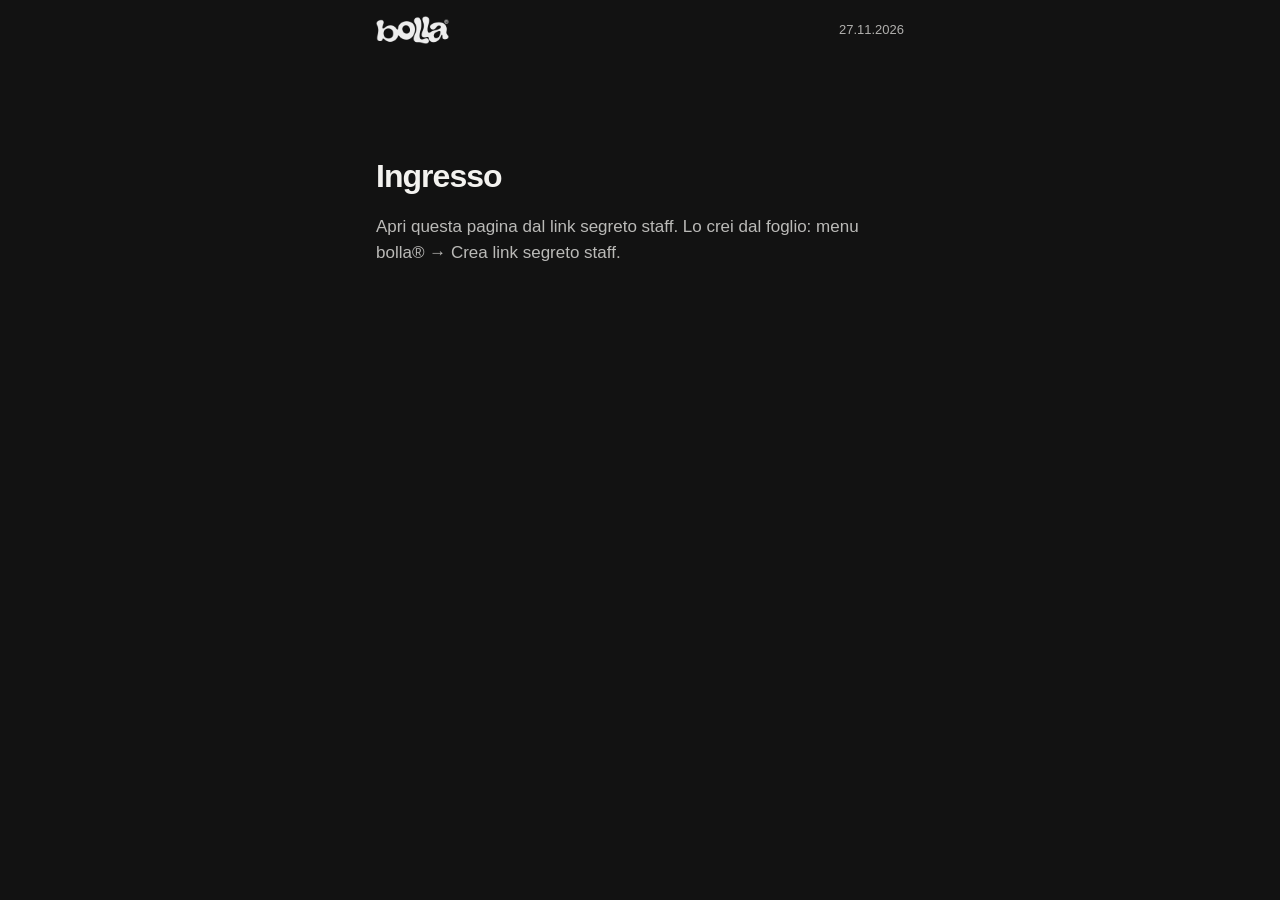
<file: staff.html>
<!doctype html>
<html lang="it">
<head>
  <meta charset="utf-8">
  <meta name="viewport" content="width=device-width, initial-scale=1, viewport-fit=cover">
  <title>bolla® — Ingresso</title>
  <meta name="robots" content="noindex, nofollow">
  <meta name="theme-color" content="#121212">
  <meta name="apple-mobile-web-app-capable" content="yes">
  <meta name="mobile-web-app-capable" content="yes">
  <meta name="apple-mobile-web-app-title" content="bolla ingresso">
  <link rel="icon" href="favicon.ico" sizes="any">
  <link rel="apple-touch-icon" href="assets/apple-touch-icon.png">
  <link rel="stylesheet" href="css/style.css?v=202611241300">
  <style>
    body { background: var(--ink); color: var(--paper-2); min-height: 100svh; }
    body::after { display: none; }
    .staff { max-width: 560px; margin: 0 auto; padding: 16px 16px calc(24px + env(safe-area-inset-bottom)); }
    .staff__top { display: flex; align-items: center; justify-content: space-between; gap: 12px; margin-bottom: 14px; }
    .staff__logo { height: 28px; width: auto; filter: invert(1); }
    .staff__meta { font-size: 13px; opacity: .7; text-align: right; }
    .link { background: none; border: 0; color: inherit; font: inherit; text-decoration: underline; cursor: pointer; padding: 0; opacity: .8; }

    .login { display: grid; gap: 14px; margin-top: 12vh; }
    .login h1 { margin: 0; font-size: 32px; letter-spacing: -.03em; }
    .login p { margin: 0; opacity: .75; }
    .btn--light { --bg: var(--paper-2); color: var(--ink); }

    .counter { display: grid; grid-template-columns: 1fr 1fr 1fr; gap: 8px; margin-bottom: 12px; }
    .counter div { background: #1f1f1f; border-radius: 14px; padding: 10px 12px; }
    .counter strong { display: block; font-size: 26px; letter-spacing: -.02em; font-variant-numeric: tabular-nums; }
    .counter span { font-size: 12px; opacity: .7; }

    .camera { position: relative; aspect-ratio: 1; border-radius: 22px; overflow: hidden; background: #000; }
    .camera video { width: 100%; height: 100%; object-fit: cover; display: block; }
    .camera__frame { position: absolute; inset: 18%; border: 3px solid rgba(255, 255, 255, .8); border-radius: 22px; pointer-events: none; }
    .camera__start { position: absolute; inset: 0; display: grid; place-items: center; text-align: center; padding: 24px; }
    .camera__hint { position: absolute; left: 0; right: 0; bottom: 12px; text-align: center; font-size: 14px; opacity: .85; }

    .esito {
      position: fixed; inset: 0; z-index: 50; display: grid; align-content: center; gap: 10px;
      padding: 24px; text-align: center; color: #fff;
    }
    .esito--ok { background: #128a46; }
    .esito--no { background: #c4231b; }
    .esito--warn { background: #c27a00; }
    .esito--wait { background: #2b2f8e; }
    .esito__titolo { margin: 0; font-size: clamp(44px, 14vw, 72px); font-weight: 700; letter-spacing: -.03em; line-height: 1; }
    .esito__nome { margin: 0; font-size: 28px; font-weight: 600; }
    .esito__info { margin: 0; font-size: 17px; opacity: .92; }
    .esito__gruppo { list-style: none; margin: 10px auto 0; padding: 12px 16px; display: grid; gap: 6px; text-align: left; background: rgba(0, 0, 0, .18); border-radius: 14px; min-width: 260px; }
    .esito__gruppo li { font-size: 17px; }
    .esito__chiudi { margin-top: 18px; justify-self: center; }

    .manual { display: grid; gap: 10px; margin-top: 14px; }
    .manual__row { display: grid; grid-template-columns: 1fr auto; gap: 8px; }
    .manual input { min-height: 52px; border-radius: 14px; border: 0; padding: 0 14px; font: 400 17px var(--font); }
    .results { list-style: none; margin: 0; padding: 0; display: grid; gap: 6px; }
    .results button {
      width: 100%; display: flex; justify-content: space-between; gap: 12px; align-items: center;
      background: #1f1f1f; color: inherit; border: 0; border-radius: 12px; padding: 12px 14px; font: inherit; text-align: left; cursor: pointer;
    }
    .results small { opacity: .7; }
    .tag-dentro { font-size: 12px; padding: 3px 8px; border-radius: 99px; background: #128a46; white-space: nowrap; }
    .coda { margin-top: 10px; font-size: 13px; color: #ffcc66; }
    .errore { color: #ff8a80; margin: 0; }
  </style>
</head>
<body>
  <main class="staff">
    <div class="staff__top">
      <img class="staff__logo" src="assets/bolla-logo.png" alt="bolla®" width="808" height="312">
      <div class="staff__meta"><span data-ruolo="serata"></span><br><button type="button" class="link" data-azione="esci" hidden>Esci</button></div>
    </div>

    <!-- accesso: solo dal link segreto (#k=...) -->
    <section class="login" id="login">
      <h1>Ingresso</h1>
      <p data-ruolo="login-testo">Apri questa pagina dal link segreto staff. Lo crei dal foglio: menu bolla® → Crea link segreto staff.</p>
      <p class="errore" role="alert" hidden></p>
    </section>

    <!-- app -->
    <section id="app" hidden>
      <div class="counter">
        <div><strong data-ruolo="entrati">0</strong><span>entrati</span></div>
        <div><strong data-ruolo="attesi">0</strong><span>pass attivi</span></div>
        <div><strong data-ruolo="capienza">–</strong><span>capienza</span></div>
      </div>

      <div class="camera">
        <video playsinline muted></video>
        <div class="camera__frame" hidden></div>
        <div class="camera__start"><button type="button" class="btn btn--light" data-azione="camera">Avvia fotocamera</button></div>
        <p class="camera__hint" hidden>Inquadra il QR del pass</p>
      </div>

      <div class="manual">
        <div class="manual__row">
          <input data-ruolo="cerca" placeholder="Cognome, nome o codice BOL-…" autocomplete="off" aria-label="Cerca un pass">
          <button type="button" class="btn btn--light" data-azione="pulisci">✕</button>
        </div>
        <ul class="results" data-ruolo="risultati"></ul>
      </div>
      <p class="coda" data-ruolo="coda" hidden></p>
    </section>
  </main>

  <div class="esito" hidden role="alertdialog" aria-live="assertive"></div>

  <script src="js/vendor/jsQR.js?v=202611241300"></script>
  <script src="js/config.js?v=202611241300"></script>
  <script src="js/demo.js?v=202611241300"></script>
  <script src="js/staff.js?v=202611241300"></script>
</body>
</html>
</file>
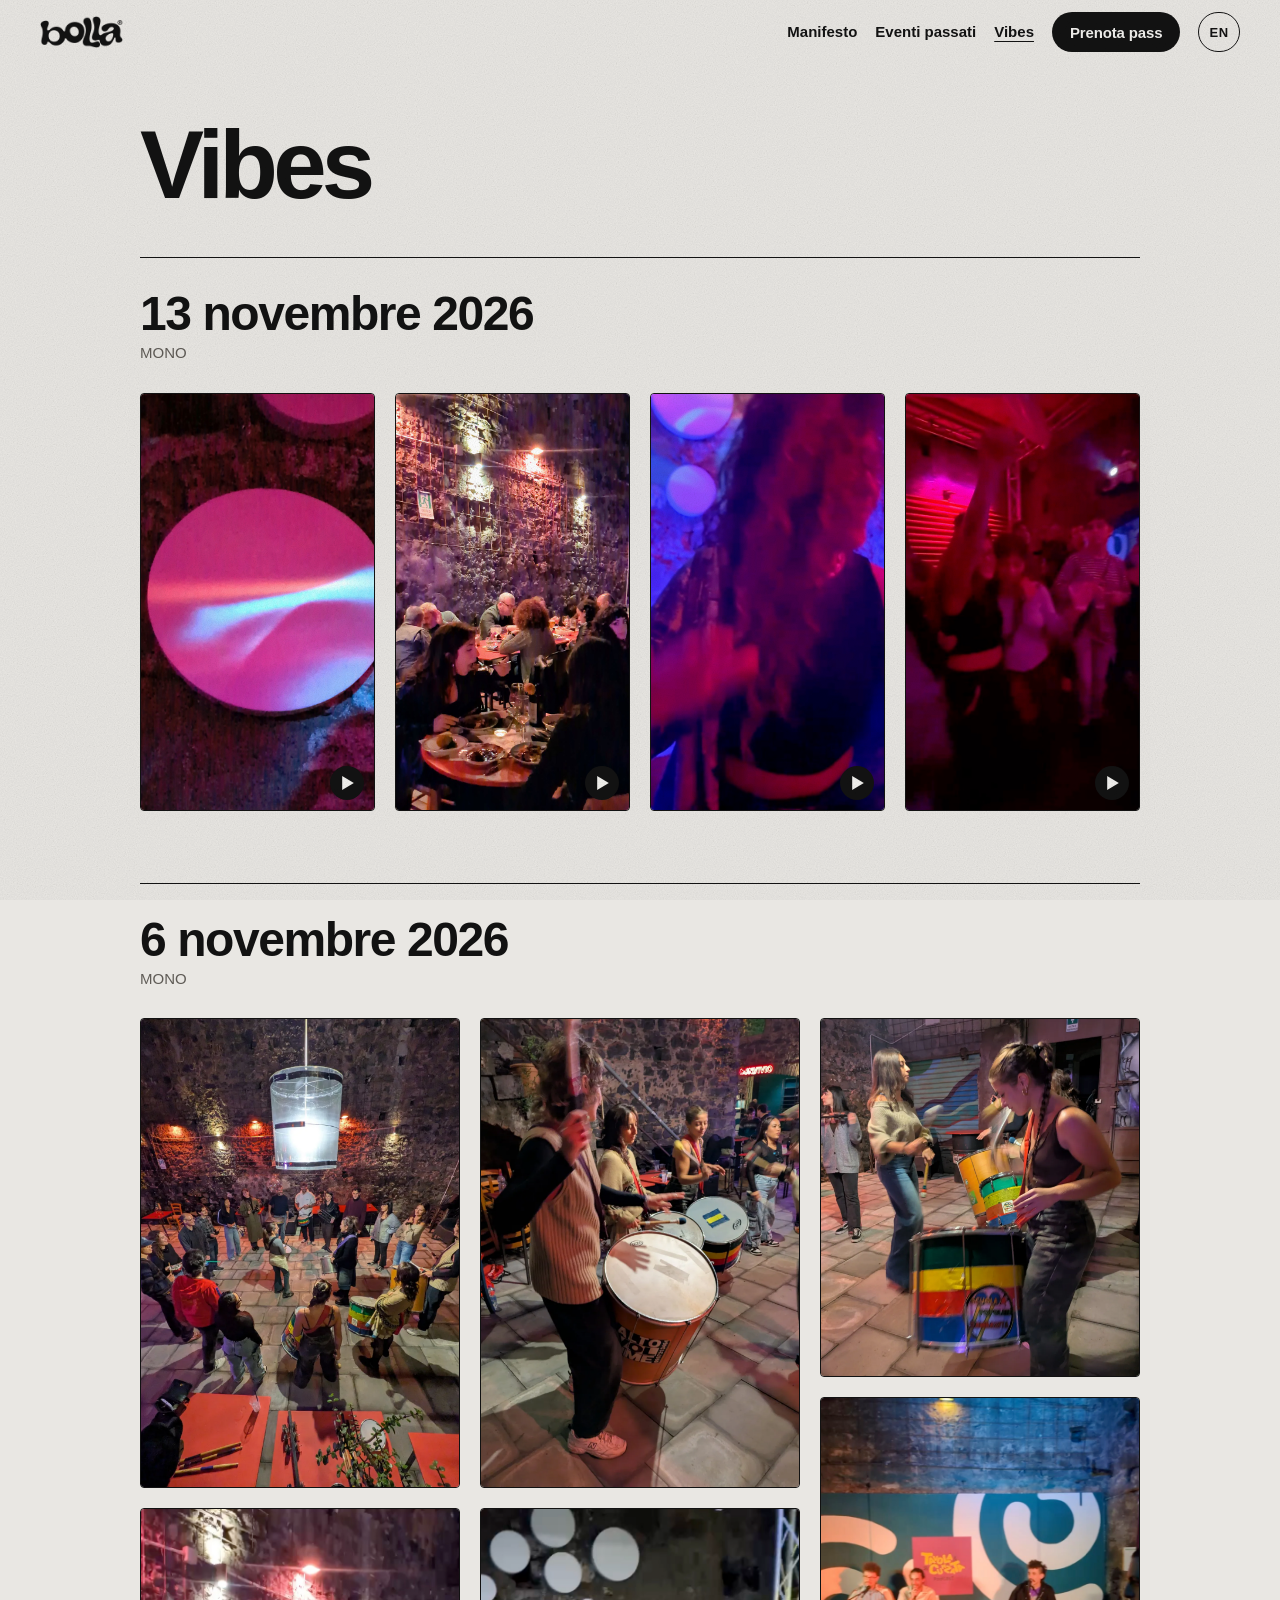
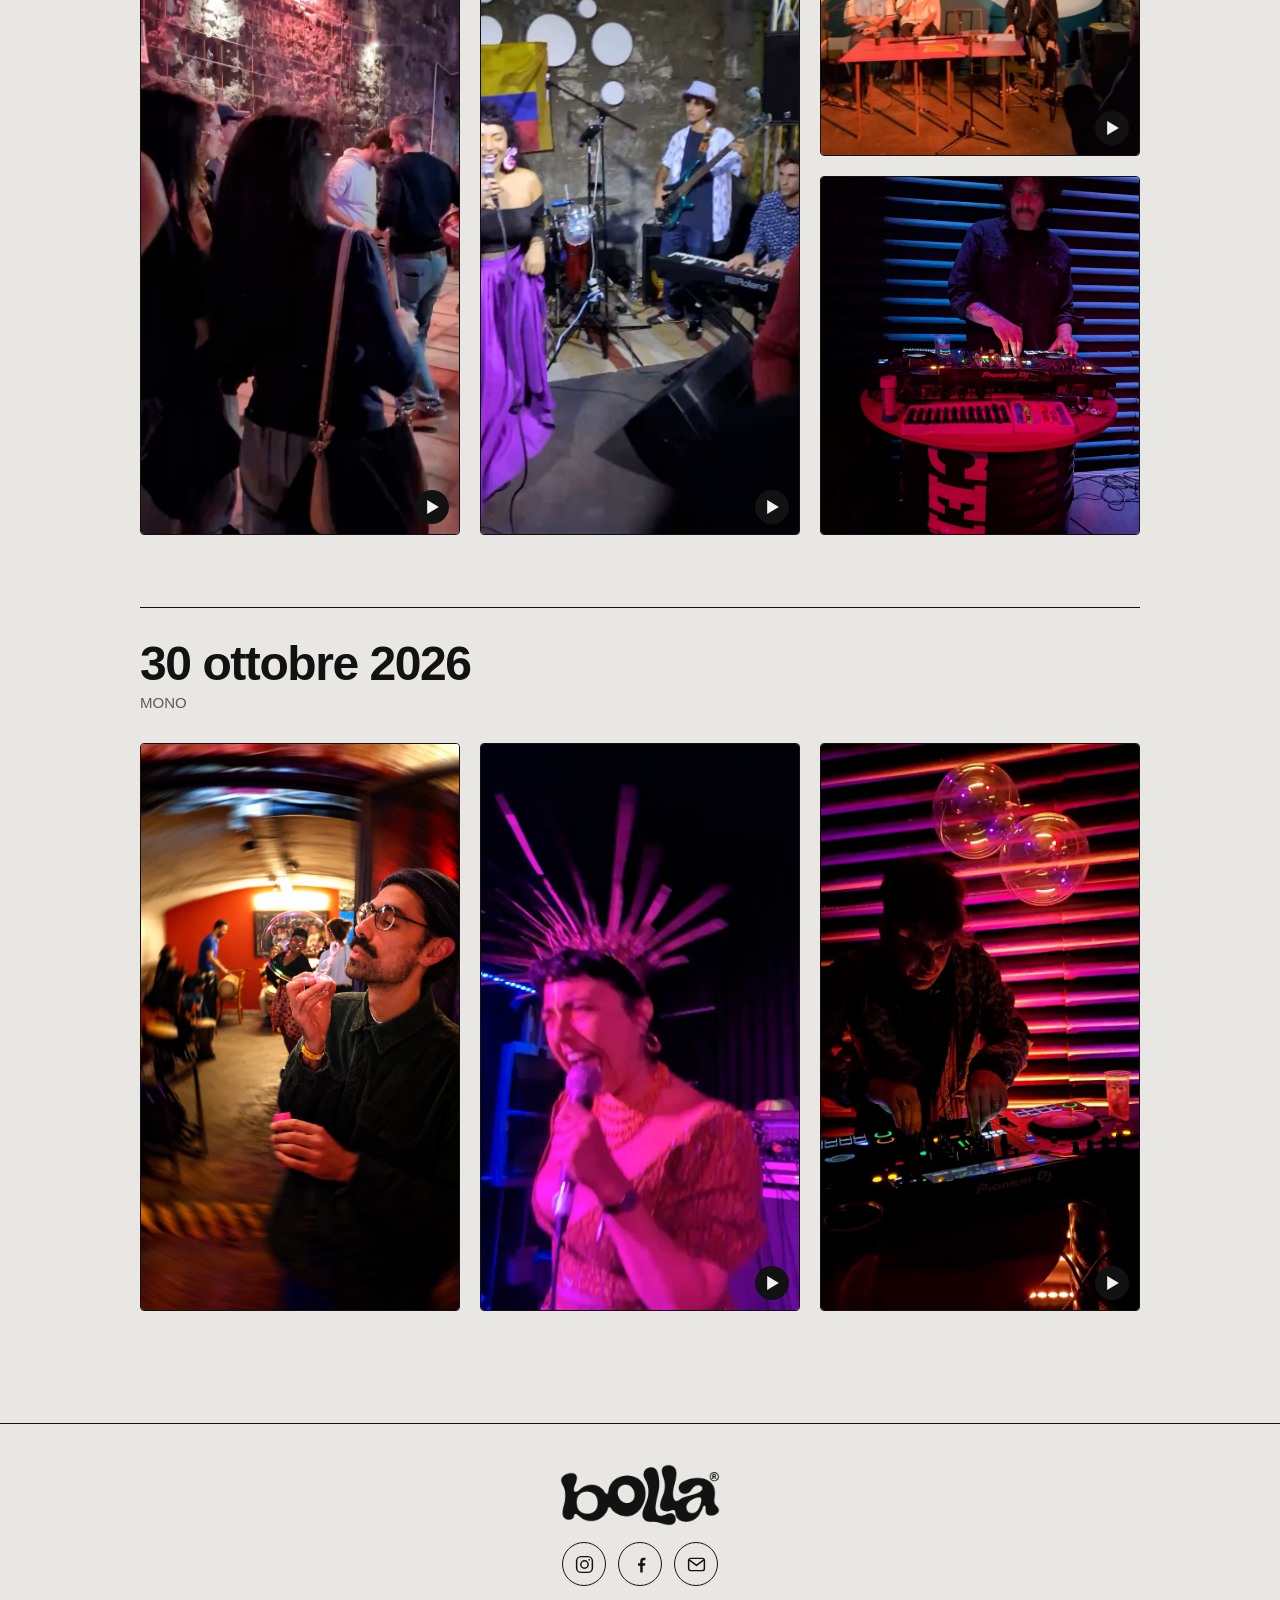
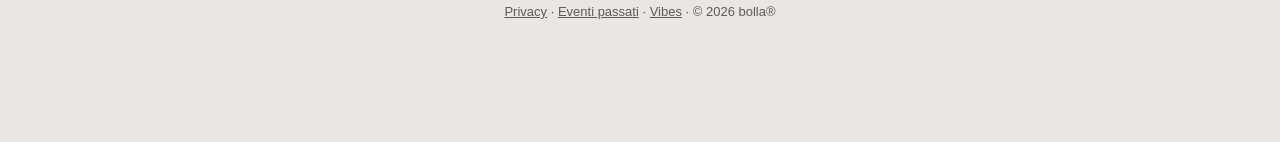
<file: vibes.html>
<!doctype html>
<html lang="it">
<head>
  <meta charset="utf-8">
  <meta name="viewport" content="width=device-width, initial-scale=1, viewport-fit=cover">
  <title>Vibes — bolla®</title>
  <meta name="description" content="Foto e video delle serate di bolla®, rassegna di musica live a Catania.">
  <meta name="theme-color" content="#e9e7e3">
  <meta property="og:type" content="website">
  <meta property="og:title" content="Vibes — bolla®">
  <meta property="og:description" content="Foto e video delle serate di bolla®.">
  <meta property="og:image" content="https://bbbbolla.it/assets/locandine/2026-10-30-serata.jpg">
  <meta property="og:url" content="https://bbbbolla.it/vibes.html">
  <link rel="icon" href="favicon.ico" sizes="any">
  <link rel="icon" href="assets/favicon-64.png" type="image/png" sizes="64x64">
  <link rel="apple-touch-icon" href="assets/apple-touch-icon.png">
  <link rel="stylesheet" href="css/style.css?v=202611241300">
  <style>
    .vibes { max-width: 1080px; margin: 0 auto; padding: clamp(28px, 5vw, 56px) var(--gutter) 40px; }
    .vibes__titolo { margin: 0 0 clamp(24px, 4vw, 48px); font-size: clamp(44px, 9vw, 96px); line-height: .92; letter-spacing: -.05em; font-weight: 700; }
    .vibes__vuoto { font-size: 18px; color: var(--muted); }

    /* una serata: data e luogo, poi foto e video a colonne senza buchi (js/vibes.js mette ogni riquadro nella colonna
       più corta e pareggia il fondo con un piccolo ritaglio). Niente CSS columns: Safari spezza i riquadri tra le colonne. */
    .serata-vibes { border-top: 1.5px solid var(--ink); padding: clamp(20px, 3vw, 32px) 0 clamp(36px, 6vw, 72px); scroll-margin-top: 72px; }
    .serata-vibes__data { margin: 0 0 4px; font-size: clamp(28px, 4.5vw, 48px); line-height: 1; letter-spacing: -.03em; font-weight: 700; }
    .serata-vibes__luogo { margin: 0 0 clamp(16px, 3vw, 28px); font-size: 15px; color: var(--muted); }
    .serata-vibes__griglia { display: flex; flex-wrap: wrap; align-items: flex-start; gap: clamp(10px, 2vw, 20px); }
    .serata-vibes__griglia > .vibe--largo { flex: 0 0 100%; }
    .serata-vibes__col { flex: 1 1 0; min-width: 0; display: flex; flex-direction: column; gap: clamp(10px, 2vw, 20px); }

    .vibe { position: relative; display: block; width: 100%; margin: 0; padding: 0;
      border: 1.5px solid var(--ink); border-radius: 4px; overflow: hidden; background: #121212; cursor: zoom-in; font: inherit; color: inherit; }
    .vibe img, .vibe video { display: block; width: 100%; height: 100%; object-fit: cover; }
    .vibe:focus-visible { outline: 3px solid var(--ink); outline-offset: 3px; }
    /* video: tastino play in basso a destra, si apre con l'audio */
    .vibe__play { position: absolute; right: 10px; bottom: 10px; width: 34px; height: 34px; border-radius: 50%;
      background: var(--ink); display: grid; place-items: center; pointer-events: none; }
    .vibe__play svg { width: 14px; height: 14px; fill: var(--paper-2); margin-left: 2px; }
    /* segnaposto: foto o video non ancora arrivati */
    .vibe--attesa { cursor: default; border-style: dashed; background: var(--paper-2); display: grid; place-items: center; }
    .vibe--attesa span { font-size: 14px; font-weight: 600; color: var(--muted); text-align: center; padding: 12px; }

    /* vista grande */
    .vista { width: 100vw; height: 100vh; height: 100dvh; max-width: none; max-height: none; margin: 0; padding: 0; border: 0; background: rgba(18, 18, 18, .94); color: var(--paper-2); }
    .vista::backdrop { background: rgba(18, 18, 18, .94); }
    .vista__media { position: absolute; inset: 56px 12px 56px; display: grid; place-items: center; }
    .vista__media img, .vista__media video { max-width: 100%; max-height: 100%; width: auto; height: auto; border-radius: 4px; }
    .vista__btn { position: absolute; width: 44px; height: 44px; border: 1.5px solid var(--paper-2); border-radius: 50%; background: transparent;
      color: var(--paper-2); font: 700 20px/1 var(--font); cursor: pointer; display: grid; place-items: center; }
    .vista__btn:focus-visible { outline: 3px solid var(--paper-2); outline-offset: 3px; }
    .vista__chiudi { top: 8px; right: 12px; }
    .vista__prec { left: 12px; bottom: 8px; }
    .vista__succ { right: 12px; bottom: 8px; }
    .vista__conta { position: absolute; left: 0; right: 0; bottom: 20px; text-align: center; font-size: 14px; pointer-events: none; }
  </style>
</head>
<body>
  <header class="topbar">
    <a href="./" class="topbar__logo" aria-label="bolla® home"><img src="assets/bolla-logo.png" alt="bolla®" width="808" height="312"></a>
    <nav class="topbar__nav">
      <a href="manifesto.html" class="topbar__link" data-i18n>Manifesto</a>
      <a href="archivio.html" class="topbar__link" data-i18n>Eventi passati</a>
      <a href="vibes.html" class="topbar__link" aria-current="page">Vibes</a>
      <a href="./#prenota" class="btn btn--small" data-i18n>Prenota pass</a>
      <button type="button" class="lingua" data-lingua>EN</button>
    </nav>
  </header>

  <main class="vibes">
    <h1 class="vibes__titolo">Vibes</h1>
    <div data-bind="vibes"></div>
  </main>

  <dialog class="vista" aria-label="Foto e video" data-vista>
    <div class="vista__media" data-vista-media></div>
    <button type="button" class="vista__btn vista__chiudi" data-vista-chiudi aria-label="Chiudi">×</button>
    <button type="button" class="vista__btn vista__prec" data-vista-prec aria-label="Precedente">‹</button>
    <button type="button" class="vista__btn vista__succ" data-vista-succ aria-label="Successiva">›</button>
    <p class="vista__conta" data-vista-conta></p>
  </dialog>

  <footer class="footer">
    <img src="assets/bolla-logo.png" alt="bolla®" class="footer__logo" width="808" height="312" loading="lazy">
    <nav class="social" aria-label="Contatti e social">
      <a href="https://www.instagram.com/bbbbolla/" target="_blank" rel="noopener" aria-label="Instagram">
        <svg viewBox="0 0 24 24" aria-hidden="true"><rect x="3" y="3" width="18" height="18" rx="5"/><circle cx="12" cy="12" r="4.2"/><circle cx="17.4" cy="6.6" r="1" class="pieno"/></svg>
      </a>
      <a href="https://www.facebook.com/people/BOLLA/61595612496320/" target="_blank" rel="noopener" aria-label="Facebook">
        <svg viewBox="0 0 24 24" aria-hidden="true"><path class="pieno" d="M14.5 21v-7.5h2.6l.4-3h-3V8.6c0-.9.3-1.5 1.6-1.5h1.5V4.4c-.3 0-1.2-.1-2.2-.1-2.2 0-3.7 1.3-3.7 3.8v2.4H9.2v3h2.5V21z"/></svg>
      </a>
      <a href="mailto:bollacatania@gmail.com" aria-label="Email: bollacatania@gmail.com">
        <svg viewBox="0 0 24 24" aria-hidden="true"><rect x="3" y="5" width="18" height="14" rx="2.5"/><path d="M4 7l8 6 8-6"/></svg>
      </a>
    </nav>
    <p class="footer__small"><a href="privacy.html" data-i18n>Privacy</a> · <a href="archivio.html" data-i18n>Eventi passati</a> · <a href="vibes.html">Vibes</a> · © 2026 bolla®</p>
  </footer>

  <script src="js/i18n.js?v=202611241300"></script>
  <script src="js/config.js?v=202611241300"></script>
  <script src="js/vibes.js?v=202611241300"></script>
</body>
</html>
</file>
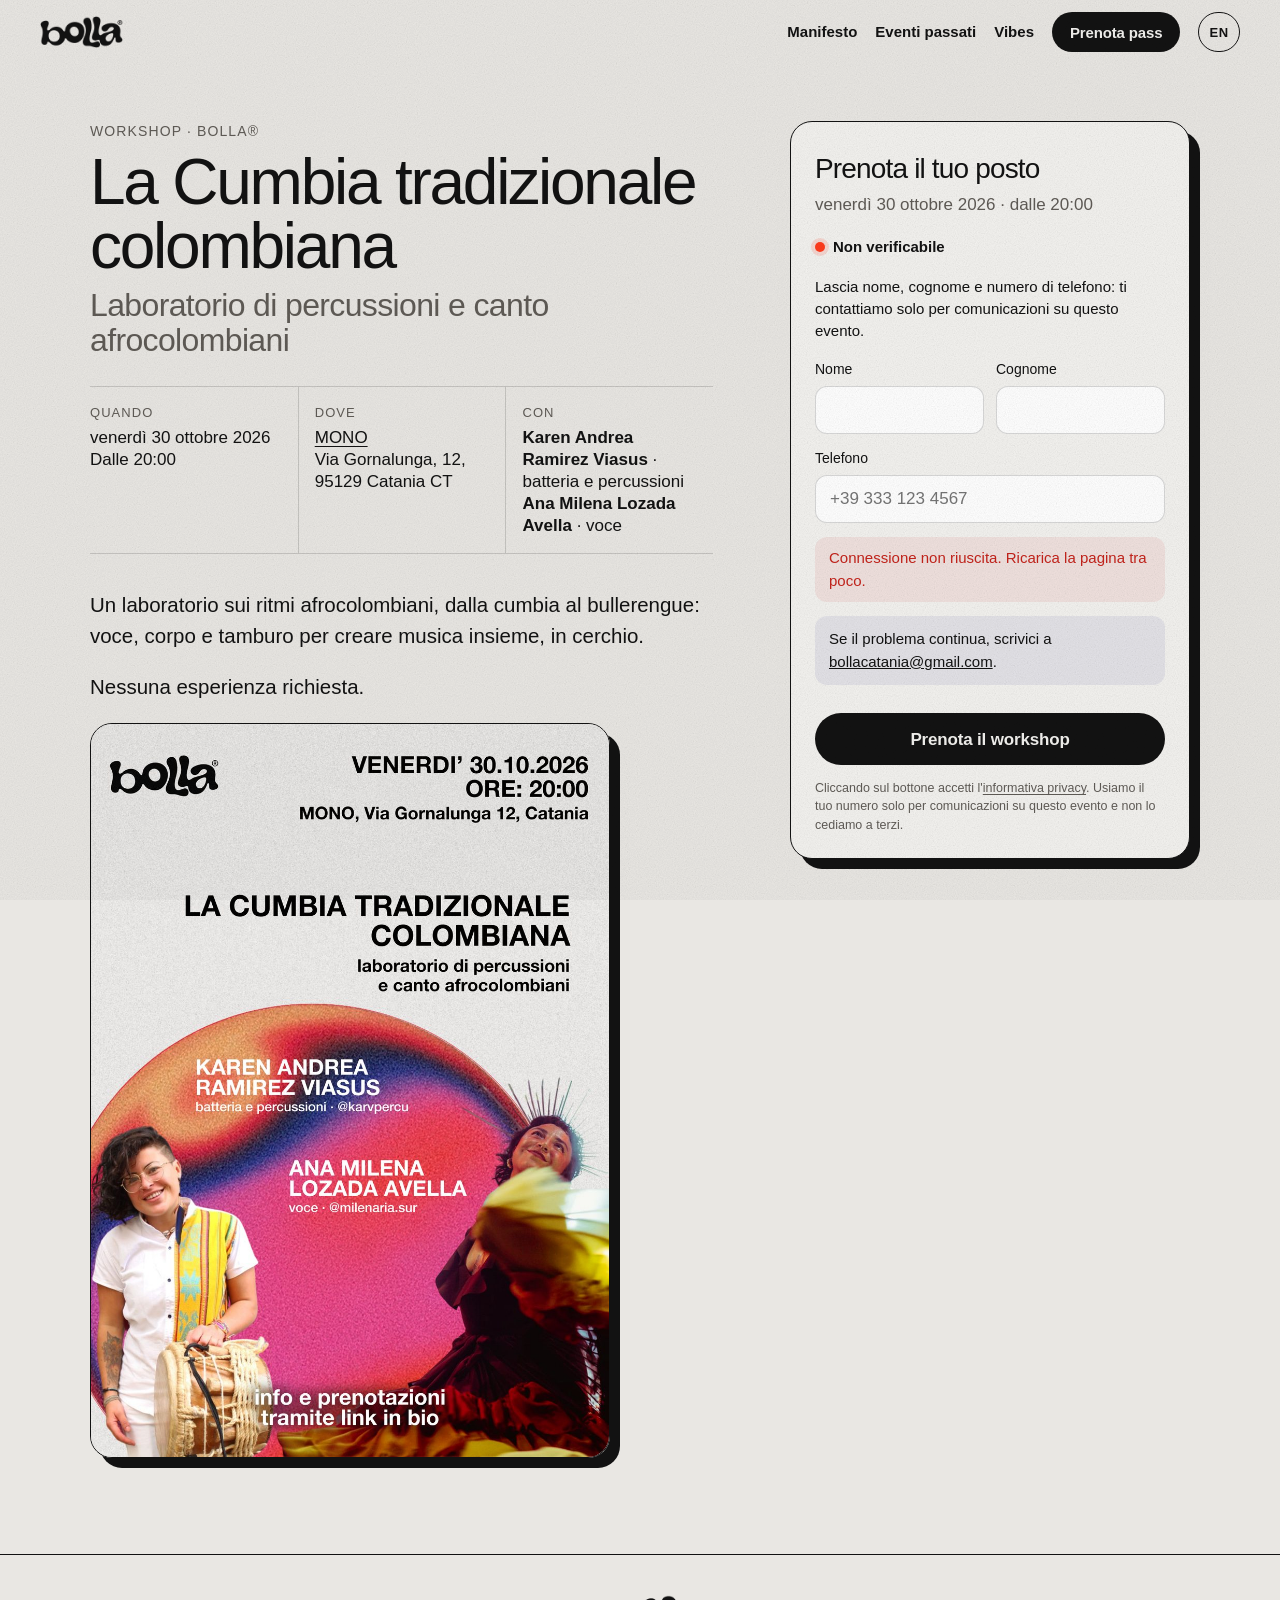
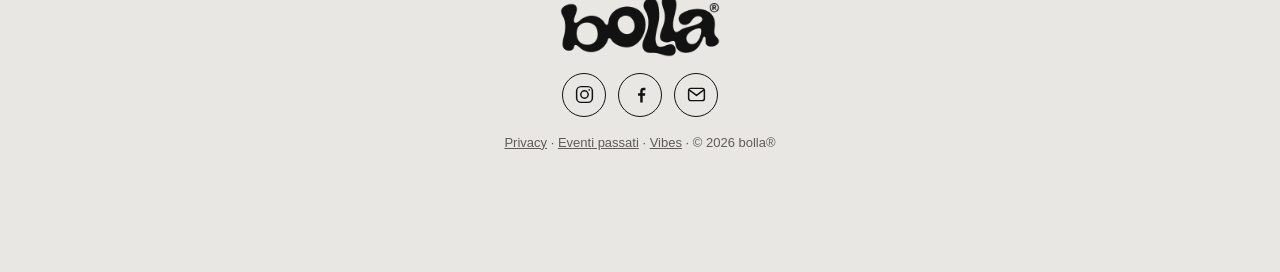
<file: workshop.html>
<!doctype html>
<html lang="it">
<head>
  <meta charset="utf-8">
  <meta name="viewport" content="width=device-width, initial-scale=1, viewport-fit=cover">
  <title>Workshop — bolla®</title>
  <!-- la pagina è diventata prenota.html?e=<id>: questo indirizzo resta per i link già condivisi -->
  <meta http-equiv="refresh" content="0; url=prenota.html?e=cumbia-2026-10-30">
  <meta name="description" content="La Cumbia tradizionale colombiana: laboratorio di percussioni e canto afrocolombiani. Prenota il tuo posto.">
  <meta name="theme-color" content="#e9e7e3">
  <meta property="og:type" content="website">
  <meta property="og:title" content="La Cumbia tradizionale colombiana — workshop bolla®">
  <meta property="og:description" content="Laboratorio di percussioni e canto afrocolombiani. Prenota il tuo posto.">
  <meta property="og:image" content="https://bbbbolla.it/assets/workshop-cumbia.jpg">
  <meta property="og:image:width" content="1000">
  <meta property="og:image:height" content="1414">
  <meta property="og:url" content="https://bbbbolla.it/workshop.html">
  <script>location.replace("prenota.html?e=cumbia-2026-10-30" + location.search.replace(/^\?/, "&") + location.hash);</script>
</head>
<body>
  <p><a href="prenota.html?e=cumbia-2026-10-30">Workshop: La Cumbia tradizionale colombiana</a></p>
</body>
</html>
</file>
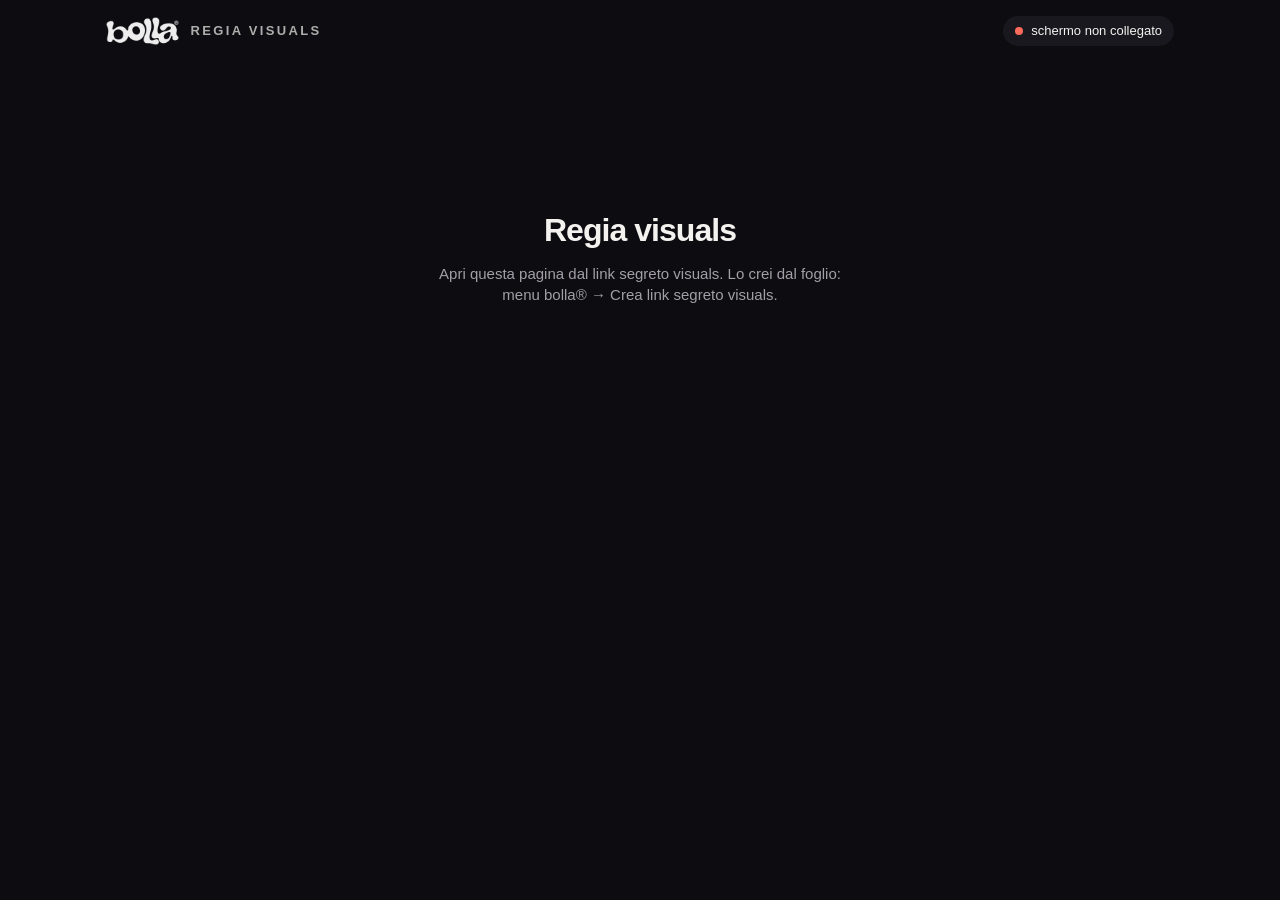
<file: live/regia.html>
<!doctype html>
<html lang="it">
<head>
  <meta charset="utf-8">
  <meta name="viewport" content="width=device-width, initial-scale=1, viewport-fit=cover">
  <title>bolla® — regia visuals</title>
  <meta name="robots" content="noindex, nofollow">
  <meta name="theme-color" content="#0d0c10">
  <link rel="icon" href="../favicon.ico" sizes="any">
  <style>
    :root { --ink: #0d0c10; --card: #19181f; --card-2: #24232c; --paper: #f3f2ef; --muted: #a29fa8; --pink: #f0307f; --ok: #3ddc97; --err: #ff6b5b;
      --font: "Helvetica Neue", Helvetica, "Inter", Arial, system-ui, sans-serif; }
    *, *::before, *::after { box-sizing: border-box; }
    [hidden] { display: none !important; }
    html, body { margin: 0; }
    body { background: var(--ink); color: var(--paper); font: 15px/1.4 var(--font); -webkit-font-smoothing: antialiased; }
    button, select, input { font: inherit; color: inherit; }

    .regia { max-width: 1100px; margin: 0 auto; padding: 16px 16px calc(32px + env(safe-area-inset-bottom)); }
    .top { display: flex; align-items: center; justify-content: space-between; gap: 12px; margin-bottom: 16px; }
    .top__logo { display: flex; align-items: center; gap: 12px; }
    .top__logo img { height: 28px; width: auto; filter: invert(1); }
    .top__logo b { font-size: 13px; letter-spacing: .18em; text-transform: uppercase; opacity: .7; font-weight: 600; }
    .stato { display: inline-flex; align-items: center; gap: 8px; padding: 6px 12px; border-radius: 99px; background: var(--card); font-size: 13px; white-space: nowrap; }
    .stato::before { content: ""; width: 8px; height: 8px; border-radius: 50%; background: var(--err); }
    .stato.ok::before { background: var(--ok); }

    .griglia { display: grid; gap: 14px; grid-template-columns: repeat(auto-fit, minmax(min(100%, 330px), 1fr)); align-items: start; }
    .card { background: var(--card); border-radius: 18px; padding: 16px; display: grid; gap: 12px; }
    .card h2 { margin: 0; font-size: 12px; letter-spacing: .16em; text-transform: uppercase; color: var(--muted); font-weight: 600; }

    .tipi { display: grid; grid-template-columns: repeat(auto-fill, minmax(120px, 1fr)); gap: 8px; }
    .bottone { min-height: 44px; padding: 0 14px; border: 0; border-radius: 12px; background: var(--card-2); cursor: pointer; font-weight: 600; }
    .bottone:hover { background: #2f2e39; }
    .bottone[aria-pressed=true] { background: var(--pink); }
    .bottone--piccolo { min-height: 34px; padding: 0 12px; font-size: 13px; }
    .riga { display: flex; align-items: center; justify-content: space-between; gap: 12px; flex-wrap: wrap; }

    .interruttore { display: flex; align-items: center; justify-content: space-between; gap: 12px; cursor: pointer; }
    .interruttore input { appearance: none; -webkit-appearance: none; width: 46px; height: 28px; border-radius: 99px; background: var(--card-2); position: relative; cursor: pointer; transition: background .2s; flex: none; margin: 0; }
    .interruttore input::after { content: ""; position: absolute; left: 3px; top: 3px; width: 22px; height: 22px; border-radius: 50%; background: #fff; transition: transform .2s; }
    .interruttore input:checked { background: var(--pink); }
    .interruttore input:checked::after { transform: translateX(18px); }

    .cursore { display: grid; gap: 6px; }
    .cursore div { display: flex; justify-content: space-between; }
    .cursore output { font-variant-numeric: tabular-nums; color: var(--muted); }
    .cursore input { width: 100%; accent-color: var(--pink); }

    .misure { display: grid; gap: 6px; }
    .misura { display: grid; grid-template-columns: 70px 1fr; gap: 10px; align-items: center; font-size: 13px; color: var(--muted); }
    .misura span { height: 8px; border-radius: 99px; background: var(--card-2); overflow: hidden; }
    .misura i { display: block; height: 100%; width: 0; background: var(--pink); border-radius: 99px; transition: width .2s; }
    select { width: 100%; min-height: 42px; border-radius: 12px; border: 0; padding: 0 12px; background: var(--card-2); }

    /* mappa dello schermo: QR e chat si trascinano dove compariranno */
    .mappa { position: relative; width: 100%; aspect-ratio: 16 / 9; border-radius: 12px; background: radial-gradient(circle at 40% 40%, #3a1f4f, #120f18 70%); overflow: hidden; touch-action: none; }
    .blocco { position: absolute; display: grid; place-items: center; border-radius: 8px; font-size: 12px; font-weight: 700; cursor: grab; user-select: none; touch-action: none; }
    .blocco.trascina { cursor: grabbing; }
    .blocco--qr { background: #fff; color: #121212; }
    .blocco--chat { background: rgba(240, 48, 127, .35); border: 1px dashed rgba(255, 255, 255, .6); }
    .blocco.spento { opacity: .25; }

    .invii { list-style: none; margin: 0; padding: 0; display: grid; gap: 6px; max-height: 420px; overflow: auto; }
    .invii li { display: grid; grid-template-columns: 12px 1fr auto; gap: 10px; align-items: center; padding: 8px 10px; border-radius: 12px; background: var(--card-2); }
    .invii li.nascosto { opacity: .4; }
    .invii li.nascosto .testo { text-decoration: line-through; }
    .invii i { width: 12px; height: 12px; border-radius: 50%; }
    .invii .testo { overflow: hidden; text-overflow: ellipsis; white-space: nowrap; }
    .invii small { color: var(--muted); margin-left: 6px; }
    .vuoto { color: var(--muted); margin: 0; }

    .accesso { margin: 18vh auto 0; max-width: 420px; text-align: center; display: grid; gap: 10px; }
    .accesso h1 { margin: 0; font-size: 32px; letter-spacing: -.03em; }
    .accesso p { margin: 0; color: var(--muted); }
    .link { background: none; border: 0; padding: 0; text-decoration: underline; cursor: pointer; color: var(--muted); font-size: 13px; }
    a.bottone { display: inline-flex; align-items: center; text-decoration: none; color: inherit; }
  </style>
</head>
<body>
  <main class="regia">
    <header class="top">
      <div class="top__logo"><img src="../assets/bolla-logo.png" alt="bolla®" width="808" height="312"><b>Regia visuals</b></div>
      <span class="stato" id="stato">schermo non collegato</span>
    </header>

    <section class="accesso" id="senzaAccesso" hidden>
      <h1>Regia visuals</h1>
      <p id="senzaAccessoTesto">Apri questa pagina dal link segreto visuals. Lo crei dal foglio: menu bolla® → Crea link segreto visuals.</p>
    </section>

    <div class="griglia" id="pannello" hidden>
      <section class="card">
        <h2>Visuals</h2>
        <div class="tipi" id="tipi"></div>
        <label class="interruttore">Giro automatico (cambia tipo ogni 90 s)<input type="checkbox" id="auto"></label>
      </section>

      <section class="card">
        <h2>Movimento</h2>
        <label class="cursore"><div><span>Velocità</span><output id="velocitaValore"></output></div>
          <input type="range" id="velocita" min="0.25" max="2.5" step="0.05"></label>
        <label class="cursore"><div><span>Sensibilità ai bassi</span><output id="bassiValore"></output></div>
          <input type="range" id="bassi" min="0" max="4" step="0.1"></label>
      </section>

      <section class="card">
        <h2>Suono in sala</h2>
        <div class="misure" id="misure"></div>
        <select id="ingresso" aria-label="Ingresso audio dello schermo"><option value="">Ingresso audio predefinito</option></select>
      </section>

      <section class="card">
        <h2>Schermo</h2>
        <div class="mappa" id="mappa">
          <div class="blocco blocco--chat" id="bloccoChat">chat</div>
          <div class="blocco blocco--qr" id="bloccoQr">QR</div>
        </div>
        <label class="interruttore">Mostra il QR<input type="checkbox" id="mostraQr"></label>
        <label class="interruttore">Mostra la chat<input type="checkbox" id="mostraChat"></label>
        <div class="riga">
          <button class="bottone bottone--piccolo" type="button" id="pulisci">Pulisci il campo</button>
          <a class="bottone bottone--piccolo" id="apriSchermo" target="_blank" rel="noopener">Apri lo schermo ↗</a>
        </div>
      </section>

      <section class="card">
        <div class="riga"><h2>Invii del pubblico</h2><button class="bottone bottone--piccolo" type="button" id="prova">Invio di prova</button></div>
        <ul class="invii" id="invii"></ul>
        <p class="vuoto" id="nessunInvio">Ancora nessun invio.</p>
      </section>
    </div>

    <p style="margin-top:18px"><button class="link" type="button" id="esci" hidden>Esci da questo dispositivo</button></p>
  </main>

  <script src="../js/config.js?v=202611221000"></script>
  <script src="live-api.js?v=202611221000"></script>
  <script src="regia.js?v=202611221000"></script>
</body>
</html>
</file>
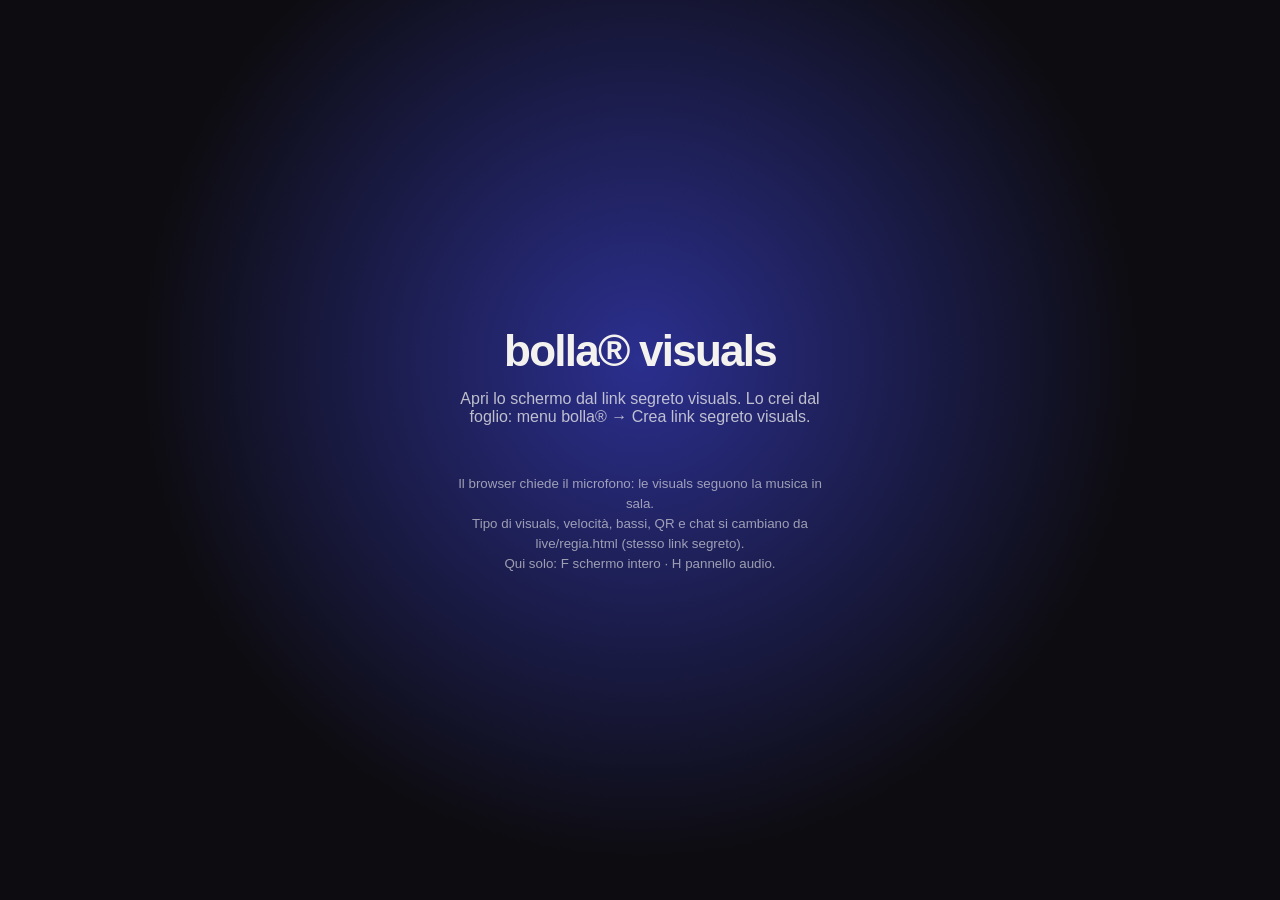
<file: live/schermo.html>
<!doctype html>
<html lang="it">
<head>
  <meta charset="utf-8">
  <meta name="viewport" content="width=device-width, initial-scale=1">
  <title>bolla® — visuals</title>
  <meta name="robots" content="noindex, nofollow">
  <link rel="icon" href="../favicon.ico" sizes="any">
  <!-- Modak: il carattere più vicino al logo bolla®, per i testi sul muro (solo pagina schermo) -->
  <link rel="preconnect" href="https://fonts.googleapis.com">
  <link rel="preconnect" href="https://fonts.gstatic.com" crossorigin>
  <link rel="stylesheet" href="https://fonts.googleapis.com/css2?family=Modak&display=swap">
  <style>
    html, body { margin: 0; height: 100%; background: #000; color: #f3f2ef; overflow: hidden; font-family: "Helvetica Neue", Helvetica, Arial, sans-serif; }
    canvas { position: fixed; inset: 0; width: 100vw; height: 100vh; display: block; }
    [hidden] { display: none !important; }

    /* QR e chat: la posizione la decide la regia (live/regia.html) e la imposta schermo.js */
    .spostabile { position: fixed; left: 0; top: 0; transition: left .8s ease, top .8s ease; }

    .qr { padding: 1.2vh; border-radius: 2vh; background: rgba(255, 255, 255, .92); box-shadow: 0 0 40px rgba(0, 0, 0, .4); }
    .qr svg { width: 15vh; height: 15vh; display: block; pointer-events: none; }

    /* mini chat: nickname ed emozione scorrono e spariscono dopo 10 secondi */
    .chat { width: min(32vw, 460px); height: 40vh; overflow: hidden; display: flex; flex-direction: column; justify-content: flex-end; }
    .chat.in-alto { justify-content: flex-start; }
    .chat ol { list-style: none; margin: 0; padding: 0; display: flex; flex-direction: column; gap: 1vh; pointer-events: none; }
    .chat li { display: flex; align-items: center; gap: 1.2vh; padding: 1vh 2vh 1vh 1.2vh; border-radius: 99px; align-self: flex-start; max-width: 100%;
      background: rgba(0, 0, 0, .32); -webkit-backdrop-filter: blur(12px); backdrop-filter: blur(12px);
      font: 2.6vh/1.25 Modak, "Helvetica Neue", Helvetica, Arial, sans-serif; letter-spacing: .02em; white-space: nowrap; overflow: hidden; text-overflow: ellipsis; max-height: 8vh;
      animation: entra 1.2s cubic-bezier(.2, .7, .2, 1) both; transition: opacity 1.2s ease, filter 1.2s ease, transform 1.2s ease, max-height 1.2s ease, padding 1.2s ease; }
    .chat li.esce { opacity: 0; filter: blur(10px); transform: translateY(-1.5vh); max-height: 0; padding-top: 0; padding-bottom: 0; }
    .chat.a-destra li { align-self: flex-end; }
    .chat li i { width: 2.4vh; height: 2.4vh; border-radius: 50%; background: var(--c); box-shadow: 0 0 1.6vh var(--c); flex: none; }
    .chat li b { font-weight: 400; text-shadow: 0 0 1.4vh var(--c); }
    .chat li span { opacity: .85; }
    @keyframes entra { from { opacity: 0; filter: blur(12px); transform: translateY(2vh); } }

    .avvio { position: fixed; inset: 0; display: grid; place-items: center; background: radial-gradient(circle at 50% 40%, #2b2f8e 0, #0d0c10 60%); }
    .avvio__box { display: grid; gap: 14px; width: min(380px, 90vw); text-align: center; }
    .avvio h1 { margin: 0; font-size: 44px; letter-spacing: -.04em; }
    .avvio p { margin: 0; opacity: .75; }
    .avvio button { min-height: 56px; border: 0; border-radius: 99px; background: #f0307f; color: #fff; font: 800 20px/1 inherit; cursor: pointer; }
    .avvio button:disabled { opacity: .5; }
    .avvio small { opacity: .6; line-height: 1.5; }
    .avvio .err { color: #ff8a73; min-height: 1.2em; }

    .hud { position: fixed; left: 16px; bottom: 16px; padding: 12px 14px; border-radius: 12px; background: rgba(0, 0, 0, .6); font: 12px/1.5 ui-monospace, Menlo, monospace; white-space: pre; }
    .hud b { display: inline-block; height: 8px; background: #f0307f; vertical-align: middle; }
  </style>
</head>
<body>
  <canvas id="gl"></canvas>
  <div class="chat spostabile" id="chat" hidden><ol id="chatLista" aria-live="polite"></ol></div>
  <div class="qr spostabile" id="qr" hidden><div id="qrCodice"></div></div>
  <div class="hud" id="hud" hidden></div>

  <div class="avvio" id="avvio">
    <form class="avvio__box" id="avvioModulo">
      <h1>bolla® visuals</h1>
      <p id="avvioTesto">Premi Avvia sul computer collegato al proiettore. Tutto il resto si comanda dalla regia.</p>
      <button id="avvia" type="submit">Avvia</button>
      <p class="err" id="avvioErrore"></p>
      <small>Il browser chiede il microfono: le visuals seguono la musica in sala.<br>
        Tipo di visuals, velocità, bassi, QR e chat si cambiano da live/regia.html (stesso link segreto).<br>
        Qui solo: F schermo intero · H pannello audio.</small>
    </form>
  </div>

  <script src="../js/config.js?v=202611221000"></script>
  <script src="../js/vendor/qrcode.js?v=202611221000"></script>
  <script src="live-api.js?v=202611221000"></script>
  <script src="schermo.js?v=202611221000"></script>
</body>
</html>
</file>
<file: css/style.css>
/* ============================================================
   bolla® — stili
   Palette presa dalle grafiche: carta grigio caldo, inchiostro nero,
   sfera rosa / rosso / arancio / blu notte.
   ============================================================ */

:root {
  --paper: #e9e7e3;
  --paper-2: #f3f2ef;
  --ink: #121212;
  --muted: #5f5b56;
  --line: rgba(18, 18, 18, .16);
  --pink: #f0307f;
  --magenta: #e5249a;
  --red: #ff3b1c;
  --orange: #f8893c;
  --navy: #2b2f8e;
  --ok: #1f7a4d;
  --err: #c4231b;

  --font: "Helvetica Neue", Helvetica, "Inter", Arial, system-ui, sans-serif;
  --radius: 22px;
  --wrap: 1180px;
  --gutter: clamp(16px, 4vw, 40px);

  --noise: url("data:image/svg+xml,%3Csvg xmlns='http://www.w3.org/2000/svg' width='220' height='220'%3E%3Cfilter id='n'%3E%3CfeTurbulence type='fractalNoise' baseFrequency='.9' numOctaves='3' stitchTiles='stitch'/%3E%3CfeColorMatrix type='saturate' values='0'/%3E%3C/filter%3E%3Crect width='100%25' height='100%25' filter='url(%23n)'/%3E%3C/svg%3E");
}

*, *::before, *::after { box-sizing: border-box; }
[hidden] { display: none !important; }
html { scroll-behavior: smooth; -webkit-text-size-adjust: 100%; }
body {
  margin: 0;
  background: var(--paper);
  color: var(--ink);
  font-family: var(--font);
  font-size: 17px;
  line-height: 1.5;
  -webkit-font-smoothing: antialiased;
  overflow-x: hidden;
}
/* grana della carta, come nelle grafiche */
body::after {
  content: "";
  position: fixed;
  inset: 0;
  pointer-events: none;
  background-image: var(--noise);
  opacity: .22;
  mix-blend-mode: multiply;
  z-index: 100;
}
img { max-width: 100%; display: block; }
a { color: inherit; }
.sr-only { position: absolute; width: 1px; height: 1px; overflow: hidden; clip: rect(0 0 0 0); }

/* ---------- top bar ---------- */
.topbar {
  position: sticky;
  top: 0;
  z-index: 20;
  display: flex;
  align-items: center;
  justify-content: space-between;
  padding: 12px var(--gutter);
  background: color-mix(in srgb, var(--paper) 86%, transparent);
  backdrop-filter: blur(10px);
  -webkit-backdrop-filter: blur(10px);
  border-bottom: 1px solid transparent;
  transition: border-color .2s;
}
.topbar.is-scrolled { border-bottom-color: var(--line); }
.topbar__logo img { height: 32px; width: auto; }
.topbar__nav { display: flex; align-items: center; gap: 18px; }
.topbar__logo { flex-shrink: 0; margin-right: 10px; }
.topbar__link { font-size: 15px; font-weight: 600; text-decoration: none; white-space: nowrap; }
.topbar__link:hover, .topbar__link[aria-current="page"] { text-decoration: underline; text-underline-offset: 4px; }
/* tastino lingua IT / EN */
.lingua {
  min-width: 40px; height: 40px; padding: 0 10px;
  border: 1.5px solid var(--ink); border-radius: 999px; background: transparent;
  font: 700 13px/1 var(--font); letter-spacing: .06em; color: var(--ink); cursor: pointer;
}
.lingua:hover { background: var(--ink); color: var(--paper-2); }
.lingua:focus-visible { outline: 3px solid var(--navy); outline-offset: 2px; }

/* ---------- presentazione in cima, prima della sfera ---------- */
.presentazione {
  max-width: 760px;
  margin: 0 auto;
  padding: clamp(28px, 5vw, 56px) var(--gutter) 0;
  text-align: center;
}
.presentazione__testo { margin: 0 0 14px; font-size: clamp(19px, 2.4vw, 26px); line-height: 1.3; letter-spacing: -.015em; }
.presentazione__link { font-weight: 600; text-underline-offset: 4px; }
.presentazione__link span { display: inline-block; transition: transform .2s; }
.presentazione__link:hover span { transform: translateX(4px); }

/* ---------- bottoni ---------- */
.btn {
  --bg: var(--ink);
  display: inline-flex;
  align-items: center;
  justify-content: center;
  gap: 8px;
  min-height: 52px;
  padding: 0 26px;
  border: 0;
  border-radius: 999px;
  background: var(--bg);
  color: var(--paper-2);
  font: 600 17px/1 var(--font);
  letter-spacing: -.01em;
  text-decoration: none;
  cursor: pointer;
  position: relative;
  overflow: hidden;
  isolation: isolate;
  transition: transform .15s ease, opacity .2s;
}
/* sfumato al passaggio del mouse: stesso contorno del bottone, senza sfocatura
   (Safari con blur + animazioni non ritaglia gli angoli e lo mostrava rettangolare) */
.btn::before {
  content: "";
  position: absolute;
  inset: 0;
  border-radius: inherit;
  z-index: -1;
  background:
    radial-gradient(ellipse 60% 120% at 15% 20%, var(--orange), transparent 70%),
    radial-gradient(ellipse 60% 120% at 85% 80%, var(--red), transparent 70%),
    linear-gradient(90deg, var(--magenta), var(--pink));
  opacity: 0;
  transition: opacity .35s;
}
.btn:hover::before, .btn:focus-visible::before { opacity: 1; }
.btn:active { transform: scale(.98); }
.btn:focus-visible { outline: 3px solid var(--navy); outline-offset: 3px; }
.btn[disabled] { opacity: .45; cursor: not-allowed; }
.btn[disabled]::before { display: none; }
.btn--small { min-height: 40px; padding: 0 18px; font-size: 15px; }
.btn--block { width: 100%; }
.btn--ghost { background: transparent; color: var(--ink); box-shadow: inset 0 0 0 1.5px var(--ink); }
.btn--ghost:hover { color: var(--paper-2); }

/* ---------- locandina della serata: riquadro in evidenza, è un evento singolo della rassegna ---------- */
.locandina {
  position: relative;
  padding: clamp(36px, 5vw, 64px) clamp(16px, 4vw, 48px) clamp(28px, 4vw, 48px);
  border: 1.5px solid var(--ink);
  border-radius: 28px;
  background: var(--paper-2);
  box-shadow: 10px 10px 0 var(--ink);
}
.locandina__etichetta {
  position: absolute;
  top: 0;
  left: clamp(16px, 4vw, 48px);
  transform: translateY(-50%);
  margin: 0;
  padding: 6px 14px;
  border-radius: 999px;
  background: var(--ink);
  color: var(--paper-2);
  font-size: 13px;
  font-weight: 600;
  letter-spacing: .06em;
  text-transform: uppercase;
  white-space: nowrap;
}

/* locandinaHero: al posto di sfera e programma c'è l'immagine della locandina, intera nello schermo;
   il riquadro si stringe sull'immagine: niente bordo di carta diversa attorno alla locandina */
.locandina--immagine { width: fit-content; max-width: 100%; margin: 0 auto; padding: 0; background: none; }
.locandina__img { display: block; width: auto; max-width: 100%; height: auto; max-height: 86svh; margin: 0 auto; border-radius: 26.5px; }
/* locandinaHero.grande: più larga, anche più alta dello schermo (si scorre) */
.locandina--grande .locandina__img { width: min(calc(100vw - 40px), 780px); max-height: none; }
/* locandina animata: il video è piccolo (480x608, da WhatsApp), quindi non oltre 760px di altezza per non sgranarlo su desktop */
.locandina__img--video { width: min(calc(100vw - 40px), calc(min(86svh, 760px) * 480 / 608)); height: auto; aspect-ratio: 480 / 608; object-fit: cover; background: #efeee6; }
.hero__stage[hidden], .programma[hidden] { display: none; }

/* ---------- hero: sfera con logo ---------- */
.hero {
  max-width: var(--wrap);
  margin: 0 auto;
  padding: clamp(28px, 6vw, 72px) var(--gutter) clamp(32px, 6vw, 64px);
}
.hero__stage {
  display: grid;
  /* la sfera sta tutta nello schermo anche su desktop basso */
  grid-template-columns: auto minmax(0, min(600px, 64svh)) auto;
  justify-content: center;
  align-items: center;
  gap: clamp(8px, 3vw, 40px);
}
.hero__sfera { aspect-ratio: 1; }
.hero__sfera > img {
  width: 100%;
  height: auto;
  filter: drop-shadow(18px 28px 40px rgba(240, 48, 127, .35));
  animation: galleggia 7s ease-in-out infinite;
}
@keyframes galleggia {
  0%, 100% { transform: translateY(0) rotate(0deg); }
  50%      { transform: translateY(-12px) rotate(-1.5deg); }
}

/* sfera a bolle (config: sfera.bolle): ogni bolla è un livello con il suo movimento, il logo segue la sua bolla.
   Le misure sono in % del quadrato; gli spostamenti in cqw, così restano proporzionati su telefono e desktop. */
.sfera-bolle { position: relative; width: 100%; aspect-ratio: 1; container-type: inline-size; }
.sfera-bolle__bolla, .sfera-bolle__logo { position: absolute; will-change: transform; animation: 9s ease-in-out infinite; }
.sfera-bolle__bolla img { display: block; width: 100%; height: 100%; }
.sfera-bolle__logo { width: 37.8%; transform-origin: 0 0; }   /* left/top = centro della bolla: ruota attorno a quello */
.sfera-bolle__logo img { display: block; width: 100%; height: auto; transform: translate(-50%, -50%); filter: brightness(0) invert(1); }
.sfera-bolle__bolla--deriva   { animation-name: bolla-deriva;   animation-duration: 9s; }
.sfera-bolle__bolla--ondeggia { animation-name: bolla-ondeggia; animation-duration: 7s; }
.sfera-bolle__bolla--orbita   { animation-name: bolla-orbita;   animation-duration: 11s; }
.sfera-bolle__bolla--rimbalza { animation-name: bolla-rimbalza; animation-duration: 5.5s; }
@keyframes bolla-deriva {
  0%, 100% { transform: translate(0, 0) scale(1); }
  50%      { transform: translate(-1.1cqw, 1.2cqw) scale(1.025); }
}
@keyframes bolla-ondeggia {
  0%, 100% { transform: translate(0, 0) rotate(0deg); }
  50%      { transform: translate(.4cqw, -1.4cqw) rotate(-2deg); }
}
@keyframes bolla-orbita {
  0%, 100% { transform: translate(0, 0); }
  25%      { transform: translate(-1.2cqw, .5cqw); }
  50%      { transform: translate(-.4cqw, 1.5cqw); }
  75%      { transform: translate(.8cqw, .7cqw); }
}
@keyframes bolla-rimbalza {
  0%, 100% { transform: translate(0, 0) scale(1); }
  40%      { transform: translate(1.4cqw, -1.8cqw) scale(1.04); }
  70%      { transform: translate(.5cqw, -.6cqw) scale(.98); }
}

.hero__date {
  writing-mode: vertical-rl;
  transform: rotate(180deg);
  font-size: clamp(30px, 7vw, 80px);
  font-weight: 400;
  letter-spacing: .01em;
  line-height: .8;
  white-space: nowrap;
  font-variant-numeric: tabular-nums;
}
.hero__date--right { transform: rotate(180deg) scaleX(-1); }

/* programma della serata: orari in colonna a sinistra, food & beverage a destra */
.programma {
  display: grid;
  grid-template-columns: minmax(0, 1fr) auto;
  align-items: end;
  gap: clamp(24px, 5vw, 64px);
  max-width: 940px;
  margin: clamp(24px, 4vw, 40px) auto 0;
}
.programma__lista {
  list-style: none; margin: 0; padding: 0;
  display: grid; gap: .4em;
  font-size: clamp(22px, 3vw, 36px); line-height: 1.05; letter-spacing: -.02em;
}
.programma__lista li { min-width: 0; }
/* main act: lo stesso posto nel programma, molto più grande */
.programma__lista li.is-main { font-size: 1.9em; line-height: .95; letter-spacing: -.035em; margin: .08em 0; }
.programma__nome { min-width: 0; }
.programma__fb { font-size: clamp(17px, 1.9vw, 22px); line-height: 1.15; letter-spacing: -.01em; }
.programma__fb-titolo { margin: 0 0 8px; font-size: 12px; font-weight: 600; letter-spacing: .1em; text-transform: uppercase; color: var(--muted); }
.programma__fb ul { list-style: none; margin: 0; padding: 0; display: grid; gap: .45em; }
.artista { color: inherit; text-decoration: none; background-image: linear-gradient(currentColor, currentColor); background-size: 0 1.5px; background-position: 0 100%; background-repeat: no-repeat; transition: background-size .25s; }
.artista:hover, .artista:focus-visible { background-size: 100% 1.5px; }
.tag {
  font-size: .32em;
  letter-spacing: 0;
  vertical-align: super;
  margin-left: .25em;
  white-space: nowrap;
}
.programma__fb .tag { font-size: .6em; }
.programma .note { display: block; font-size: .32em; letter-spacing: 0; margin-top: .3em; }

/* ---------- layout dettagli + prenotazione ---------- */
.layout {
  max-width: var(--wrap);
  margin: 0 auto;
  padding: clamp(24px, 5vw, 56px) var(--gutter) 96px;
  display: grid;
  grid-template-columns: minmax(0, 1fr) 400px;
  gap: clamp(32px, 6vw, 80px);
  align-items: start;
}

/* serata senza pass: niente scheda a destra, i dettagli al centro */
.layout--senza-pass { grid-template-columns: minmax(0, 760px); justify-content: center; }
.layout__cta { grid-column: 1 / -1; display: flex; flex-wrap: wrap; justify-content: center; gap: 12px; margin-bottom: clamp(-8px, -2vw, -24px); }

.eyebrow {
  margin: 0 0 8px;
  font-size: 14px;
  text-transform: uppercase;
  letter-spacing: .08em;
  color: var(--muted);
}
.details__title {
  margin: 0 0 28px;
  font-size: clamp(36px, 5.4vw, 64px);
  line-height: 1;
  letter-spacing: -.035em;
  font-weight: 500;
}
.details__logo { display: block; height: clamp(56px, 8vw, 92px); width: auto; margin: 4px 0 14px; }
.details__date { display: block; color: var(--muted); font-weight: 400; }

.facts {
  display: grid;
  grid-template-columns: repeat(3, minmax(0, 1fr));
  gap: 0;
  margin: 0 0 36px;
  border-top: 1px solid var(--line);
  border-bottom: 1px solid var(--line);
}
.facts > div { padding: 16px 16px 16px 0; }
.facts > div + div { padding-left: 16px; border-left: 1px solid var(--line); }
.facts dt { font-size: 13px; text-transform: uppercase; letter-spacing: .08em; color: var(--muted); }
.facts dd { margin: 4px 0 0; font-size: 17px; line-height: 1.3; }
.facts a { text-underline-offset: 3px; }
.pending { color: var(--muted); font-style: italic; }
/* serata senza locandina: riga sotto la sfera */
.locandina__arrivo { margin: 4px 0 0; text-align: center; font-size: 15px; }

.prose p { margin: 0 0 1em; font-size: clamp(18px, 1.6vw, 21px); line-height: 1.5; max-width: 60ch; }
/* menù della cena: piatto in grassetto, descrizione sotto */
.menu__titolo { margin: 1.4em 0 .5em; font-size: 13px; font-weight: 600; letter-spacing: .1em; text-transform: uppercase; color: var(--muted); }
.menu { list-style: none; margin: 0 0 1.4em; padding: 0; max-width: 60ch; border-top: 1px solid var(--line); }
.menu li { padding: .6em 0; border-bottom: 1px solid var(--line); font-size: clamp(18px, 1.6vw, 21px); line-height: 1.3; }
.menu li span { display: block; font-size: .8em; color: var(--muted); }

.section-title {
  margin: 56px 0 16px;
  font-size: 14px;
  font-weight: 600;
  text-transform: uppercase;
  letter-spacing: .1em;
}

.lineup { list-style: none; margin: 0; padding: 0; counter-reset: act; }
.lineup li {
  counter-increment: act;
  display: grid;
  grid-template-columns: 56px 1fr auto;
  align-items: baseline;
  gap: 12px;
  padding: 18px 0;
  border-top: 1px solid var(--line);
}
.lineup li:last-child { border-bottom: 1px solid var(--line); }
.lineup li::before { content: attr(data-ora); font-size: 15px; font-weight: 600; color: var(--ink); font-variant-numeric: tabular-nums; }
.lineup__name { font-size: clamp(22px, 2.6vw, 32px); letter-spacing: -.025em; line-height: 1.1; }
.lineup .is-minore { padding: 12px 0; }
.lineup .is-minore .lineup__name { font-size: clamp(17px, 1.8vw, 21px); }

/* voce espandibile: la riga diventa un summary con il numero, il nome, l'etichetta e il +/− */
.lineup li.ha-dettagli { display: block; padding: 0; }
.lineup li.ha-dettagli::before { content: none; }
.lineup summary {
  display: grid;
  grid-template-columns: 56px 1fr auto 28px;
  align-items: baseline;
  gap: 12px;
  padding: 18px 0;
  list-style: none;
  cursor: pointer;
}
.lineup summary::-webkit-details-marker { display: none; }
.lineup summary::before { content: attr(data-ora); font-size: 15px; font-weight: 600; color: var(--ink); font-variant-numeric: tabular-nums; }
.lineup summary:focus-visible { outline: 3px solid var(--navy); outline-offset: 2px; border-radius: 8px; }
.lineup__toggle { justify-self: end; align-self: center; width: 28px; height: 28px; border-radius: 50%; border: 1px solid var(--ink); position: relative; }
.lineup__toggle::before, .lineup__toggle::after { content: ""; position: absolute; left: 50%; top: 50%; width: 11px; height: 1.5px; background: var(--ink); transform: translate(-50%, -50%); transition: transform .2s; }
.lineup__toggle::after { transform: translate(-50%, -50%) rotate(90deg); }
.lineup details[open] .lineup__toggle::after { transform: translate(-50%, -50%) rotate(0deg); }
.lineup summary:hover .lineup__toggle { background: var(--ink); }
.lineup summary:hover .lineup__toggle::before, .lineup summary:hover .lineup__toggle::after { background: var(--paper-2); }
.lineup__more { padding: 0 0 24px 60px; max-width: 64ch; animation: apri .3s ease-out; }
.lineup__more p { margin: 0 0 .8em; font-size: 16px; line-height: 1.55; }
.lineup__more-titolo { font-weight: 600; font-size: 18px !important; }
.lineup__persona { margin-top: 18px; padding-top: 14px; border-top: 1px dashed var(--line); }
.lineup__persona-nome { font-weight: 600; margin-bottom: .3em !important; }
.lineup__persona-nome span { font-weight: 400; color: var(--muted); }
.lineup__persona--foto { display: grid; grid-template-columns: 128px 1fr; gap: 18px; align-items: start; }
.lineup__persona-foto { display: block; width: 100%; height: auto; aspect-ratio: 4 / 5; object-fit: cover; border: 2px solid var(--ink); }
@media (max-width: 480px) { .lineup__persona--foto { grid-template-columns: 96px 1fr; gap: 14px; } }
.lineup__prenota { margin-top: 4px; }
@keyframes apri { from { opacity: 0; transform: translateY(-6px); } to { opacity: 1; transform: none; } }
.lineup__note { display: block; font-size: 14px; color: var(--muted); letter-spacing: 0; margin-top: 4px; }
.lineup__tag {
  font-size: 13px;
  padding: 4px 10px;
  border-radius: 999px;
  border: 1px solid var(--ink);
  white-space: nowrap;
}

.info { margin: 40px 0 0; max-width: 60ch; font-size: 16px; line-height: 1.55; color: #2c2a27; }

.altre__list { list-style: none; margin: 0; padding: 0; }
.altre__list a {
  display: flex; justify-content: space-between; gap: 16px;
  padding: 14px 0; border-top: 1px solid var(--line);
  text-decoration: none; font-size: 20px;
}
.altre__list a:hover { color: var(--pink); }

/* ---------- card prenotazione ---------- */
.booking { position: sticky; top: 84px; scroll-margin-top: 84px; }
.card {
  background: var(--paper-2);
  border: 1.5px solid var(--ink);
  border-radius: var(--radius);
  padding: 26px 24px 24px;
  box-shadow: 10px 10px 0 var(--ink);
}
.card__head { display: flex; align-items: center; justify-content: space-between; gap: 12px; }
.card__title { margin: 0; font-size: 28px; letter-spacing: -.03em; font-weight: 500; }
.card__date { margin: 2px 0 18px; color: var(--muted); }
.badge {
  font-size: 12px; font-weight: 600; text-transform: uppercase; letter-spacing: .08em;
  padding: 4px 10px; border-radius: 999px; background: var(--navy); color: #fff;
}

.status { display: flex; align-items: center; gap: 8px; margin: 0 0 18px; font-size: 15px; font-weight: 600; }
.status__dot { width: 10px; height: 10px; border-radius: 50%; background: var(--line); }
.status--ok .status__dot { background: #1f9d55; box-shadow: 0 0 0 4px rgba(31, 157, 85, .15); }
.status--esaurito .status__dot { background: var(--red); box-shadow: 0 0 0 4px rgba(255, 59, 28, .15); }

.form { display: grid; gap: 14px; }
.field-row { display: grid; grid-template-columns: 1fr 1fr; gap: 12px; }
.field-row--uno { grid-template-columns: 1fr; }
.field { display: grid; gap: 6px; margin: 0; border: 0; padding: 0; min-width: 0; }
.field > span, .field > legend { font-size: 14px; font-weight: 500; padding: 0; }
.field input, .field select {
  width: 100%;
  min-height: 48px;
  padding: 0 14px;
  border: 1.5px solid var(--line);
  border-radius: 12px;
  background: #fff;
  font: 400 17px var(--font);
  color: var(--ink);
  transition: border-color .15s, box-shadow .15s;
}
/* menu a tendina (es. orario della cena): freccia disegnata, uguale su tutti i browser */
.field select {
  -webkit-appearance: none;
  appearance: none;
  padding-right: 40px;
  background: #fff url("data:image/svg+xml,%3Csvg xmlns='http://www.w3.org/2000/svg' width='12' height='8' viewBox='0 0 12 8'%3E%3Cpath d='M1 1.5l5 5 5-5' fill='none' stroke='%23121212' stroke-width='1.6'/%3E%3C/svg%3E") no-repeat right 16px center;
}
.field input:focus, .field select:focus { outline: none; border-color: var(--ink); box-shadow: 0 0 0 3px rgba(240, 48, 127, .25); }
.field input[aria-invalid="true"], .field select[aria-invalid="true"] { border-color: var(--err); }

.check { display: grid; grid-template-columns: 22px 1fr; gap: 10px; align-items: start; font-size: 14px; line-height: 1.4; cursor: pointer; }
.check input { width: 20px; height: 20px; margin: 0; accent-color: var(--ink); }
.check a { text-underline-offset: 2px; }

.hp { position: absolute; left: -9999px; width: 1px; height: 1px; overflow: hidden; }

.form__error {
  margin: 0; padding: 10px 14px; border-radius: 12px;
  background: rgba(196, 35, 27, .08); color: var(--err); font-size: 15px;
}
.form__legal { margin: 0; font-size: 12.5px; line-height: 1.45; color: var(--muted); }
.form__legal a { color: inherit; text-underline-offset: 2px; }
.form.is-loading .btn { pointer-events: none; }
.form.is-loading .btn span { opacity: .6; }
.spinner {
  width: 18px; height: 18px; border-radius: 50%;
  border: 2px solid currentColor; border-right-color: transparent;
  animation: spin .7s linear infinite;
}
@keyframes spin { to { transform: rotate(360deg); } }

/* testo introduttivo, avvisi, gruppo */
.card__lead { margin: 0 0 18px; font-size: 15px; line-height: 1.45; }
.card__lead:empty { display: none; }
.notice { margin: 0 0 14px; padding: 12px 14px; border-radius: 12px; background: rgba(43, 47, 142, .08); font-size: 15px; }

.group { margin: 0 0 18px; padding: 14px; border: 1.5px solid var(--line); border-radius: 16px; background: #fff; text-align: left; }
.group__head { display: flex; justify-content: space-between; gap: 12px; font-size: 15px; margin-bottom: 10px; }
.group__slots { list-style: none; margin: 0; padding: 0; display: grid; gap: 8px; }
.group__slots li { display: grid; grid-template-columns: 14px 1fr auto; align-items: center; gap: 10px; font-size: 15px; }
.group__dot { width: 12px; height: 12px; border-radius: 50%; border: 1.5px solid var(--ink); }
.group__slots .is-ok .group__dot { background: linear-gradient(135deg, var(--orange), var(--pink) 55%, var(--red)); border-color: transparent; }
.group__slots .is-wait .group__dot { border-style: dashed; }
.group__slots .is-free { color: var(--muted); }
.group__slots .is-free .group__dot { border-color: var(--line); }
.group__state { font-size: 12px; color: var(--muted); }
.group__note { margin: 10px 0 0; font-size: 13px; color: var(--muted); }

.share { display: grid; gap: 10px; margin: 6px 0 4px; }
.share__link {
  width: 100%; min-height: 44px; padding: 0 12px; border: 1.5px dashed var(--ink); border-radius: 12px;
  background: #fff; font: 400 14px var(--font); color: var(--ink);
}
.share__row { display: flex; flex-wrap: wrap; gap: 8px; }
.share__row .btn { flex: 1 1 auto; }

.steps { margin: 0 0 16px; padding-left: 20px; text-align: left; font-size: 15px; display: grid; gap: 8px; }

/* risultato */
.result { text-align: center; outline: none; animation: pop .5s cubic-bezier(.2, 1.4, .4, 1); }
@keyframes pop { from { transform: scale(.9); opacity: 0; } to { transform: none; opacity: 1; } }
.done__kicker { margin: 0; font-size: 14px; text-transform: uppercase; letter-spacing: .08em; color: var(--muted); }
.done__name { margin: 4px 0 18px; font-size: 26px; letter-spacing: -.02em; }
.ticket {
  display: grid;
  gap: 2px;
  padding: 0 16px 0;
  border: 1.5px solid var(--ink);
  border-radius: 18px;
  background: #fff;
  overflow: hidden;
}
/* striscia sfumata in fondo al biglietto, come nell'email */
.ticket::after {
  content: "";
  height: 8px;
  margin: 18px -16px 0;
  background: linear-gradient(90deg, var(--orange), var(--pink) 50%, var(--red));
}
.ticket__banner { width: calc(100% + 32px); max-width: none; height: auto; margin: 0 -16px 16px; }
.ticket__label { font-size: 12px; text-transform: uppercase; letter-spacing: .12em; color: var(--muted); }
.ticket__code { font-size: 34px; font-weight: 600; letter-spacing: .06em; font-variant-numeric: tabular-nums; }
.ticket__meta { font-size: 14px; }
.ticket__qr {
  justify-self: center;
  width: 196px;
  margin-top: 10px;
}
.ticket__qr:empty { display: none; }
.ticket__qr svg { display: block; width: 100%; height: auto; }
.done__text { margin: 18px 0; font-size: 15px; color: var(--muted); }

/* ---------- footer ---------- */
.footer {
  border-top: 1.5px solid var(--ink);
  padding: 40px var(--gutter) 120px;
  display: grid;
  justify-items: center;
  gap: 16px;
  text-align: center;
}
.footer__logo { width: 160px; height: auto; }
/* icone social nel footer */
.social { display: flex; gap: 12px; justify-content: center; }
.social a {
  width: 44px; height: 44px; display: grid; place-items: center;
  border: 1.5px solid var(--ink); border-radius: 50%; color: var(--ink);
  transition: background .2s, color .2s, transform .2s;
}
.social a:hover, .social a:focus-visible { background: var(--ink); color: var(--paper-2); transform: translateY(-2px); }
.social svg { width: 21px; height: 21px; fill: none; stroke: currentColor; stroke-width: 1.7; stroke-linecap: round; stroke-linejoin: round; }
.social svg .pieno { fill: currentColor; stroke: none; }
.footer__links a { text-underline-offset: 3px; }
.footer__small { margin: 0; font-size: 13px; color: var(--muted); }

/* ---------- CTA mobile ---------- */
.mobile-cta {
  position: fixed;
  left: 16px; right: 16px;
  bottom: calc(16px + env(safe-area-inset-bottom));
  z-index: 30;
  display: none;
  box-shadow: 0 10px 30px rgba(0, 0, 0, .25);
  transition: transform .3s, opacity .3s;
}
.mobile-cta.is-hidden { transform: translateY(140%); opacity: 0; pointer-events: none; }

/* ---------- pagina workshop: titolo e testo a sinistra, modulo a destra (su mobile il modulo sta in mezzo) ---------- */
.ws { grid-template-areas: "testa card" "corpo card"; grid-template-rows: auto 1fr; row-gap: 0; }
.ws__testa { grid-area: testa; }
.ws .booking { grid-area: card; }
.ws__corpo { grid-area: corpo; }
.ws__titolo .details__date { margin-top: 10px; font-size: .5em; letter-spacing: -.02em; line-height: 1.1; }
.ws__logo { display: block; width: clamp(140px, 18vw, 200px); height: auto; margin: 0 0 20px; }
.ws__logo[hidden] { display: none; }
.ws__locandina { width: min(100%, 520px); height: auto; margin-top: 12px; border: 1.5px solid var(--ink); border-radius: var(--radius); box-shadow: 10px 10px 0 var(--ink); }
.ws__locandina--testa { display: block; margin: clamp(20px, 3vw, 32px) 0 clamp(24px, 4vw, 40px); }
.ws .result .btn { margin-top: 4px; }

/* ---------- responsive ---------- */
@media (max-width: 960px) {
  .layout { grid-template-columns: 1fr; }
  .ws { grid-template-areas: "testa" "card" "corpo"; row-gap: clamp(32px, 6vw, 80px); }
  .booking { position: static; }
  .mobile-cta { display: inline-flex; }
  .topbar .btn { display: none; }
}
/* telefoni stretti: logo, Manifesto, Eventi passati, Vibes e lingua sulla stessa riga */
@media (max-width: 420px) {
  .topbar__nav { gap: 10px; }
  .topbar__link { font-size: 14px; }
  .topbar__logo img { height: 26px; }
}
@media (max-width: 360px) {
  .topbar__nav { gap: 8px; }
  .topbar__link { font-size: 13px; }
}
@media (max-width: 340px) {
  .topbar__nav { gap: 6px; }
  .topbar__link { font-size: 12px; }
  .topbar__logo { margin-right: 6px; }
  .topbar__logo img { height: 22px; }
  .lingua { min-width: 36px; height: 36px; padding: 0 8px; }
}
@media (max-width: 600px) {
  body { font-size: 16px; }
  .hero { padding-top: 28px; }
  .locandina { border-radius: 22px; box-shadow: 6px 6px 0 var(--ink); }
  .locandina__img { border-radius: 20.5px; }
  .locandina__etichetta { font-size: 11px; }
  .hero__stage { gap: 2px; }
  .programma { grid-template-columns: 1fr; gap: 20px; }
  .programma__lista { font-size: 26px; }
  .programma__lista li.is-main { font-size: 1.6em; }
  .programma .tag { font-size: 11px; }
  .programma .note { font-size: 12px; }
  .programma__fb { padding-top: 14px; border-top: 1px dashed var(--line); }
  .facts { grid-template-columns: 1fr; }
  .facts > div, .facts > div + div { padding: 12px 0; border-left: 0; }
  .facts > div + div { border-top: 1px solid var(--line); }
  .lineup li, .lineup summary { grid-template-columns: 32px 1fr auto; }
  .lineup__tag { grid-column: 2; justify-self: start; }
  .lineup__toggle { grid-column: 3; grid-row: 1; }
  .lineup__more { padding-left: 44px; }
  .card { padding: 22px 18px 20px; box-shadow: 6px 6px 0 var(--ink); }
  .field-row { grid-template-columns: 1fr; }
}

/* casella email della modalità demo */
.demo-inbox {
  position: fixed; left: 16px; bottom: 16px; z-index: 40;
  width: min(360px, calc(100vw - 32px)); max-height: 60vh; overflow: auto;
  background: var(--navy); color: #fff; border-radius: 16px; padding: 10px 14px;
  font-size: 13px; box-shadow: 0 10px 30px rgba(0, 0, 0, .3);
}
.demo-inbox summary { cursor: pointer; font-weight: 600; font-size: 14px; }
.demo-inbox__hint { margin: 8px 0; opacity: .8; }
.demo-inbox__item { display: grid; gap: 2px; padding: 8px 0; border-top: 1px solid rgba(255, 255, 255, .2); }
.demo-inbox__item span { opacity: .8; }
.demo-inbox a { color: #fff; }
.demo-inbox button { margin-top: 8px; font: inherit; background: none; color: #fff; border: 1px solid #fff; border-radius: 99px; padding: 4px 12px; cursor: pointer; }
@media (max-width: 960px) { .demo-inbox { bottom: calc(84px + env(safe-area-inset-bottom)); } }

/* pulsazione al clic su "Prenota pass" */
@keyframes pulsa-btn {
  0%   { transform: scale(1); box-shadow: 0 0 0 0 rgba(240, 48, 127, .5); }
  35%  { transform: scale(1.05); }
  100% { transform: scale(1); box-shadow: 0 0 0 16px rgba(240, 48, 127, 0); }
}
@keyframes pulsa-card {
  0%   { transform: scale(1); }
  30%  { transform: scale(1.015); }
  100% { transform: scale(1); }
}
@keyframes alone-card {
  0%   { box-shadow: 0 0 0 0 rgba(240, 48, 127, .45); }
  100% { box-shadow: 0 0 0 24px rgba(240, 48, 127, 0); }
}
.btn.pulsa { animation: pulsa-btn .6s ease-out; }
.card.pulsa { animation: pulsa-card .8s ease-out; position: relative; }
.card.pulsa::before {
  content: ""; position: absolute; inset: -1.5px; border-radius: inherit; pointer-events: none;
  animation: alone-card .9s ease-out forwards;
}

@media (prefers-reduced-motion: reduce) {
  html { scroll-behavior: auto; }
  .hero__sfera > img, .result, .spinner, .btn.pulsa, .card.pulsa, .card.pulsa::before, .lineup__more { animation: none; }
}
/* conferma di prenotazione: il contributo per partecipare in evidenza */
.done__contributo { font-weight: 700; }
</file>
<file: live/live.css>
/* bolla® live — pagina del pubblico (telefono) */
:root {
  --ink: #0d0c10;
  --paper: #f3f2ef;
  --pink: #f0307f;
  --orange: #f8893c;
  --navy: #2b2f8e;
  --c: #f0307f;
  --font: "Helvetica Neue", Helvetica, "Inter", Arial, system-ui, sans-serif;
}
*, *::before, *::after { box-sizing: border-box; }
[hidden] { display: none !important; }
html, body { margin: 0; min-height: 100%; }
body {
  background: var(--ink);
  color: var(--paper);
  font: 17px/1.45 var(--font);
  -webkit-font-smoothing: antialiased;
  overflow-x: hidden;
}

/* sfondo: tre macchie di colore che girano lente, una prende il colore scelto */
.aura { position: fixed; inset: -20%; z-index: 0; filter: blur(60px) saturate(1.3); opacity: .55; pointer-events: none; }
.aura i { position: absolute; width: 60vmax; height: 60vmax; border-radius: 50%; mix-blend-mode: screen; animation: gira 22s linear infinite; }
.aura i:nth-child(1) { background: var(--c); left: 10%; top: 5%; transition: background .6s; }
.aura i:nth-child(2) { background: var(--navy); right: 0; top: 35%; animation-duration: 30s; animation-direction: reverse; }
.aura i:nth-child(3) { background: var(--orange); left: 20%; bottom: 0; animation-duration: 26s; opacity: .7; }
@keyframes gira { from { transform: rotate(0) translateX(8vmax) rotate(0); } to { transform: rotate(360deg) translateX(8vmax) rotate(-360deg); } }

.live { position: relative; z-index: 1; max-width: 460px; margin: 0 auto; padding: 16px 16px calc(32px + env(safe-area-inset-bottom)); }
.live__top { display: flex; align-items: center; justify-content: space-between; margin-bottom: 18px; }
.live__logo { height: 30px; width: auto; filter: invert(1); }
.live__tag { font-size: 12px; letter-spacing: .2em; text-transform: uppercase; padding: 4px 10px; border: 1px solid rgba(255, 255, 255, .4); border-radius: 99px; }
.live__tag::before { content: ""; display: inline-block; width: 7px; height: 7px; margin-right: 7px; border-radius: 50%; background: #ff3b1c; vertical-align: 1px; animation: pulsa 1.4s ease-in-out infinite; }
@keyframes pulsa { 50% { opacity: .25; } }

.chiuso { margin-top: 18vh; text-align: center; }
.chiuso h1 { margin: 0 0 6px; font-size: clamp(30px, 9vw, 40px); line-height: 1.02; letter-spacing: -.035em; }
.chiuso p, .modulo__sotto { margin: 0; opacity: .75; }

.modulo { display: grid; gap: 16px; }

/* la sfera di anteprima: stessa luce della sfera del logo, nel colore scelto */
.sfera {
  position: relative; width: min(54vw, 220px); aspect-ratio: 1; margin: 8px auto 4px; border-radius: 50%;
  background:
    radial-gradient(circle at 34% 28%, rgba(255, 255, 255, .85) 0 6%, rgba(255, 255, 255, 0) 24%),
    radial-gradient(circle at 40% 38%, color-mix(in srgb, var(--c) 70%, #fff) 0%, var(--c) 42%, color-mix(in srgb, var(--c) 55%, #000) 100%);
  box-shadow: 0 0 60px color-mix(in srgb, var(--c) 60%, transparent), inset -18px -22px 40px rgba(0, 0, 0, .35);
  display: grid; place-items: center;
  animation: respira 4s ease-in-out infinite;
  transition: box-shadow .4s;
}
@keyframes respira { 50% { transform: scale(1.04) rotate(2deg); border-radius: 48% 52% 50% 50%; } }
.sfera__parola { max-width: 84%; font-weight: 800; font-size: clamp(20px, 8vw, 34px); letter-spacing: -.03em; text-align: center; overflow-wrap: anywhere; color: #fff; text-shadow: 0 2px 16px rgba(0, 0, 0, .35); }
.sfera.parte { animation: parte 1.6s cubic-bezier(.5, 0, .7, .4) forwards; }
@keyframes parte {
  30% { transform: scale(.9); }
  100% { transform: translateY(-70vh) scale(.35); opacity: 0; filter: blur(6px); }
}

.campo { display: grid; gap: 6px; }
.campo > span { font-size: 13px; letter-spacing: .12em; text-transform: uppercase; opacity: .7; }
.campo input:not([type=range]) {
  width: 100%; min-height: 54px; padding: 0 16px; border-radius: 16px; border: 1px solid rgba(255, 255, 255, .22);
  background: rgba(255, 255, 255, .08); color: inherit; font: 600 20px/1 var(--font); outline: none;
  -webkit-backdrop-filter: blur(8px); backdrop-filter: blur(8px);
}
.campo input:focus { border-color: var(--c); box-shadow: 0 0 0 3px color-mix(in srgb, var(--c) 35%, transparent); }

.campioni { display: grid; grid-template-columns: repeat(8, 1fr); gap: 8px; }
.campioni button { width: 100%; aspect-ratio: 1; border-radius: 50%; border: 2px solid transparent; background: var(--s); cursor: pointer; padding: 0; }
.campioni button[aria-pressed=true] { border-color: #fff; box-shadow: 0 0 0 3px rgba(255, 255, 255, .25); }
.tinta {
  -webkit-appearance: none; appearance: none; width: 100%; height: 28px; margin: 6px 0 0; border-radius: 99px; outline: none;
  background: linear-gradient(90deg, hsl(0 90% 58%), hsl(60 90% 58%), hsl(120 90% 58%), hsl(180 90% 58%), hsl(240 90% 58%), hsl(300 90% 58%), hsl(359 90% 58%));
}
.tinta::-webkit-slider-thumb { -webkit-appearance: none; width: 34px; height: 34px; border-radius: 50%; background: var(--c); border: 3px solid #fff; box-shadow: 0 2px 10px rgba(0, 0, 0, .4); }
.tinta::-moz-range-thumb { width: 28px; height: 28px; border-radius: 50%; background: var(--c); border: 3px solid #fff; }

.errore { margin: 0; padding: 10px 14px; border-radius: 12px; background: rgba(255, 59, 28, .18); border: 1px solid rgba(255, 59, 28, .5); }
.lancia {
  min-height: 60px; border: 0; border-radius: 99px; cursor: pointer;
  background: var(--c); color: #fff; font: 800 20px/1 var(--font); letter-spacing: -.01em;
  box-shadow: 0 10px 30px color-mix(in srgb, var(--c) 50%, transparent);
  transition: transform .15s, opacity .2s, background .4s;
  text-shadow: 0 1px 8px rgba(0, 0, 0, .3);
}
.lancia:active { transform: scale(.97); }
.lancia:disabled { opacity: .45; cursor: default; }
.nota { margin: 0; min-height: 1.4em; text-align: center; opacity: .8; font-size: 15px; }
</file>
